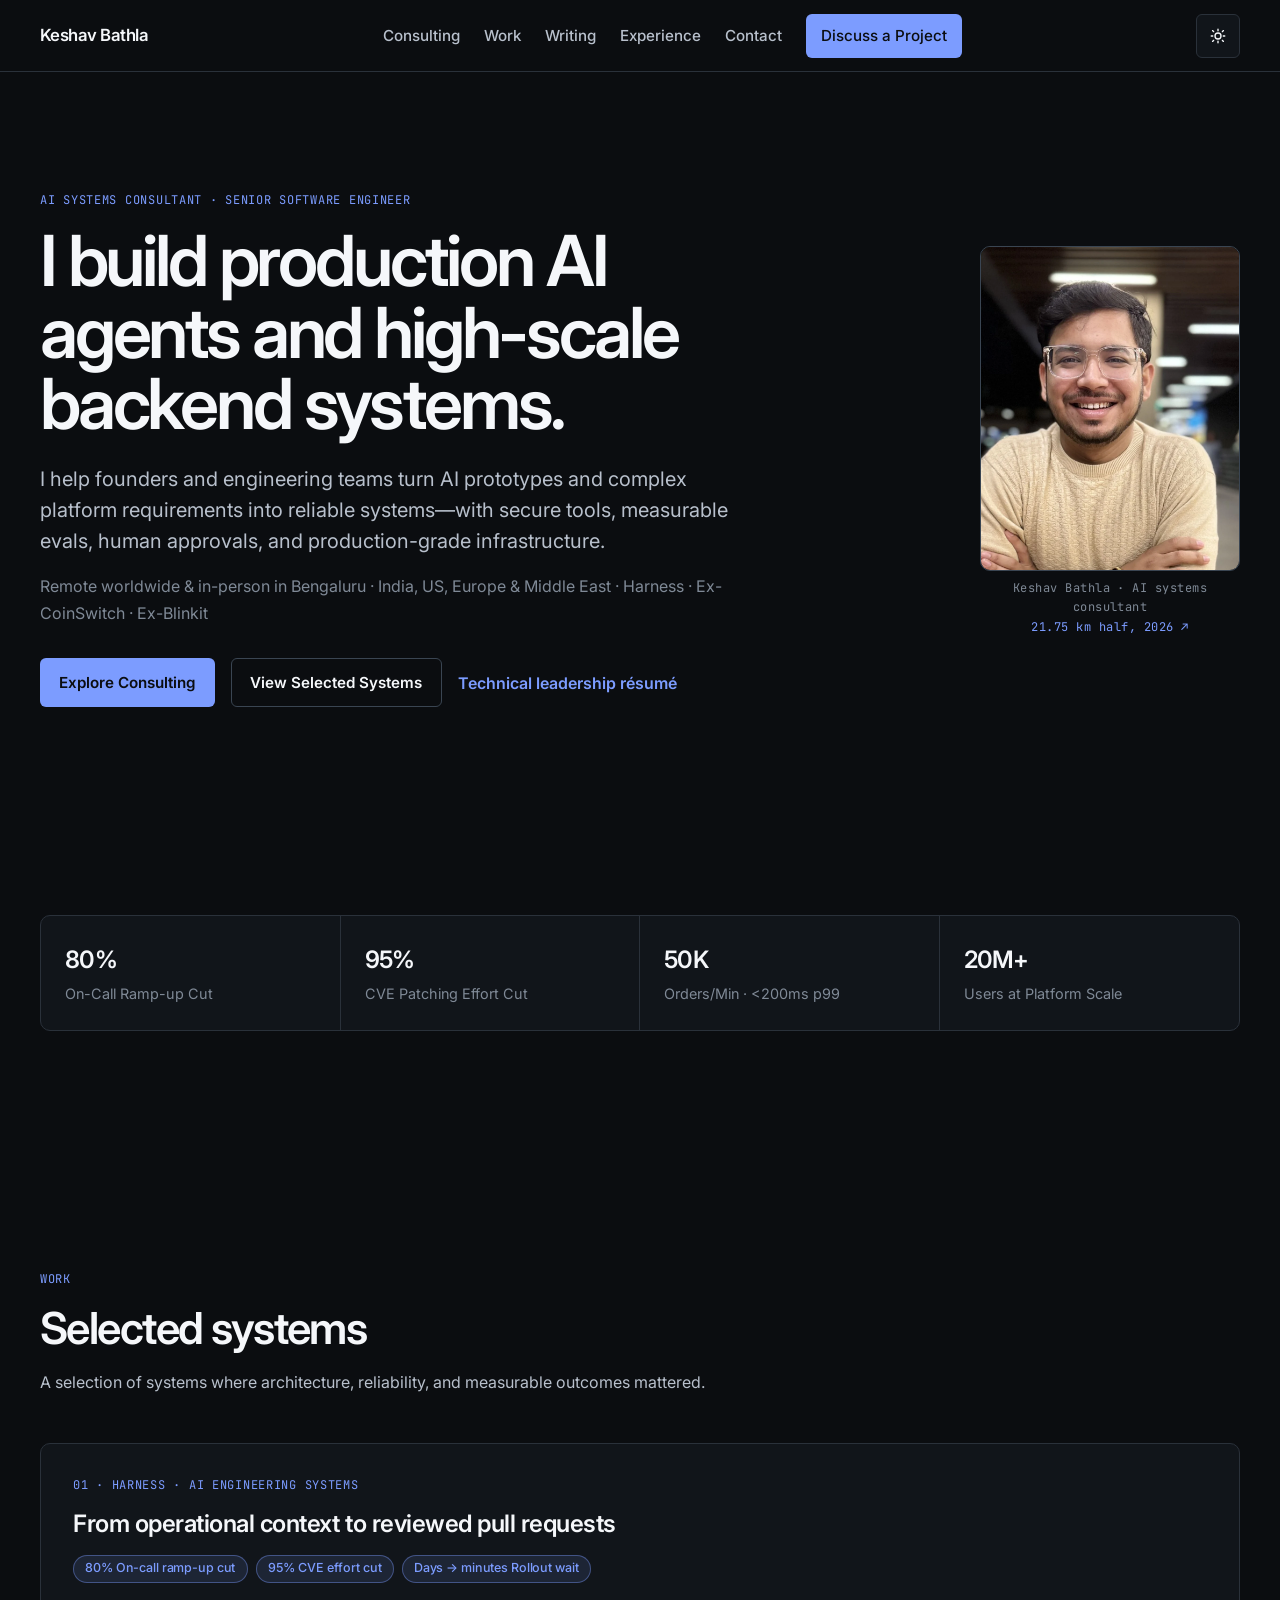
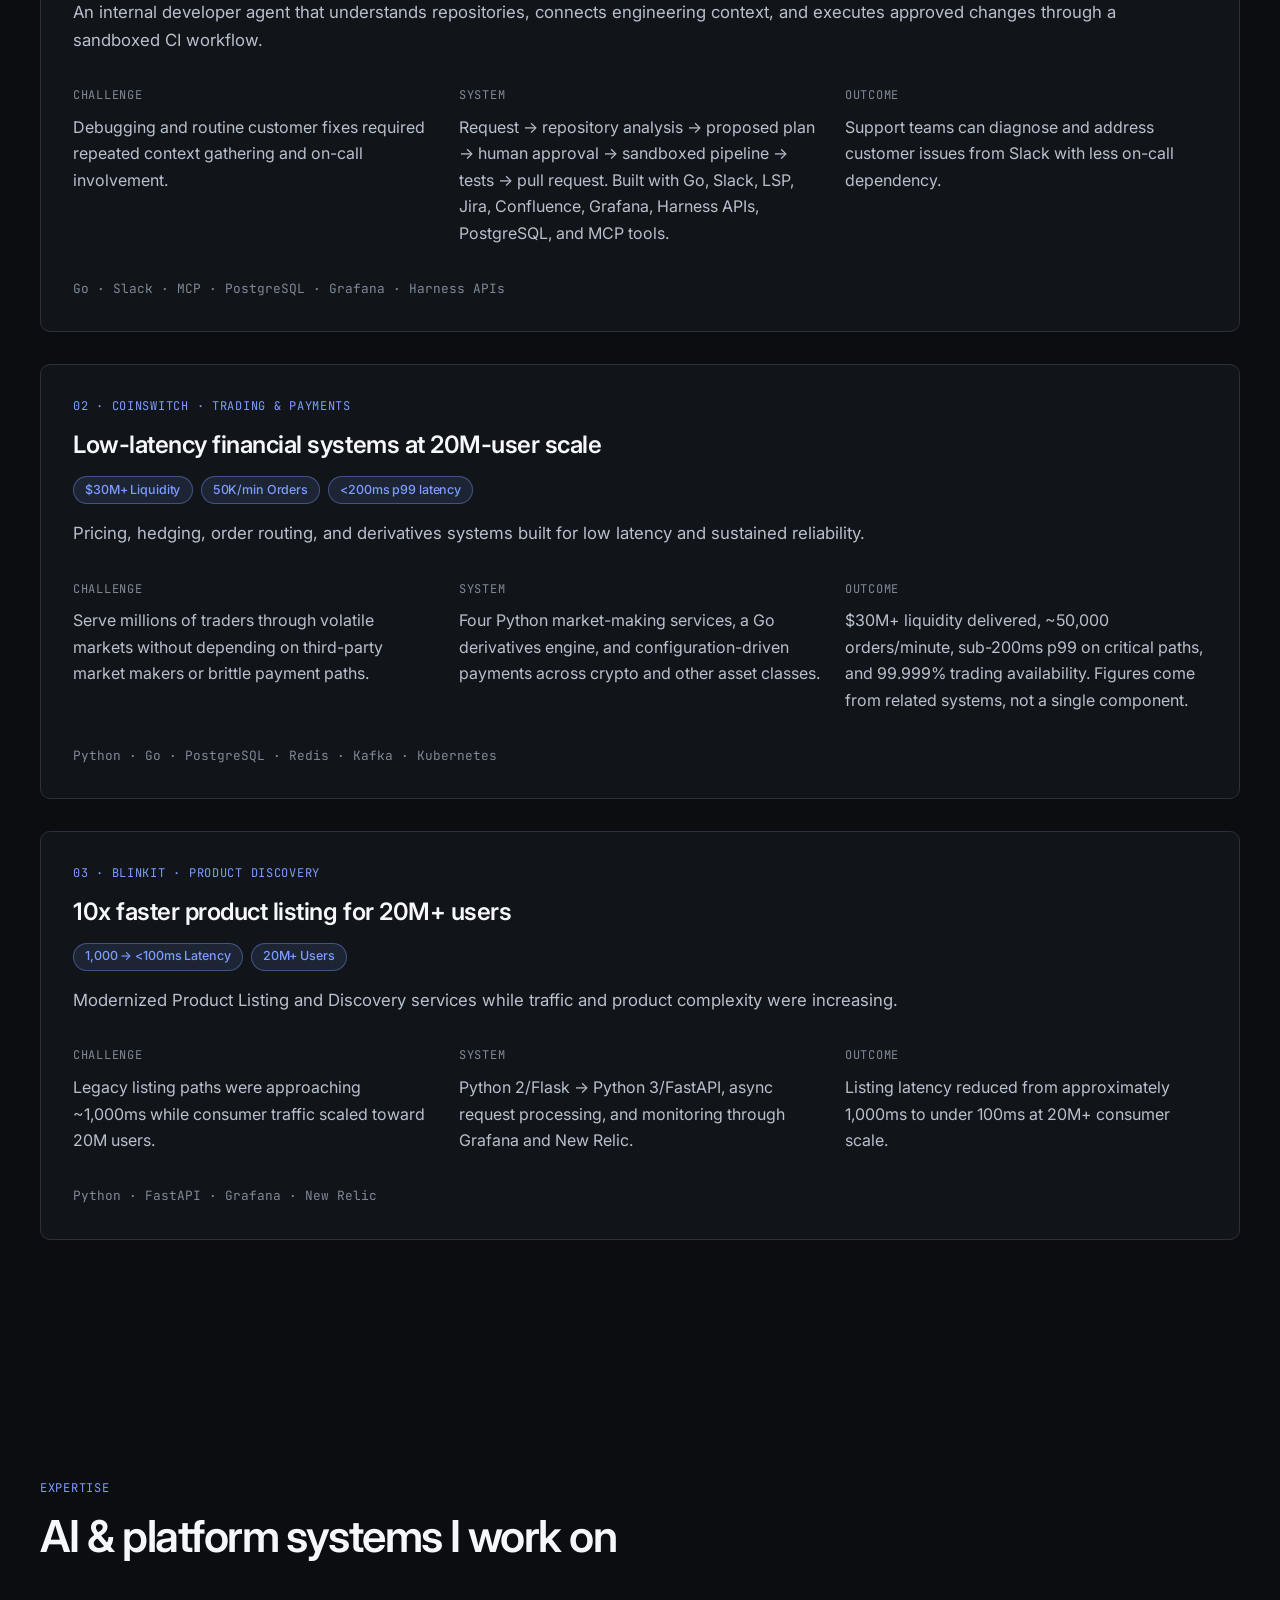
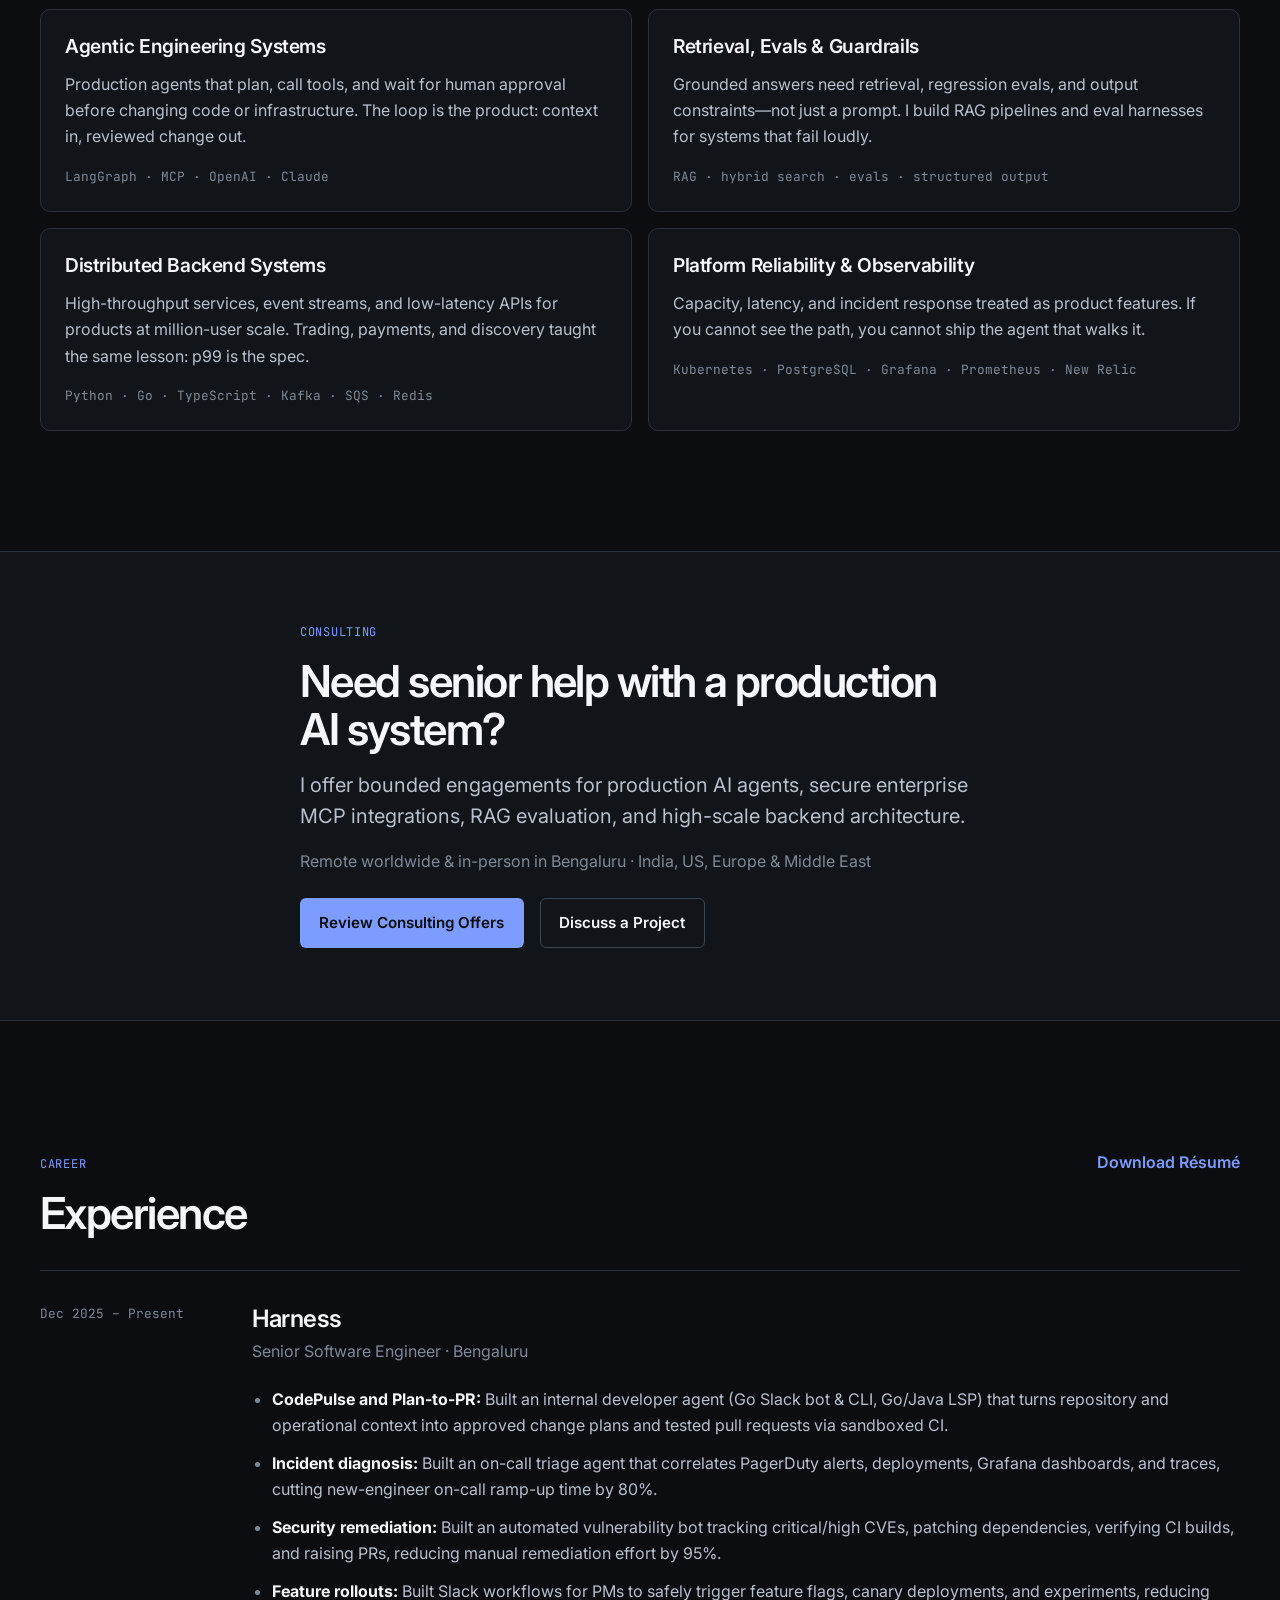
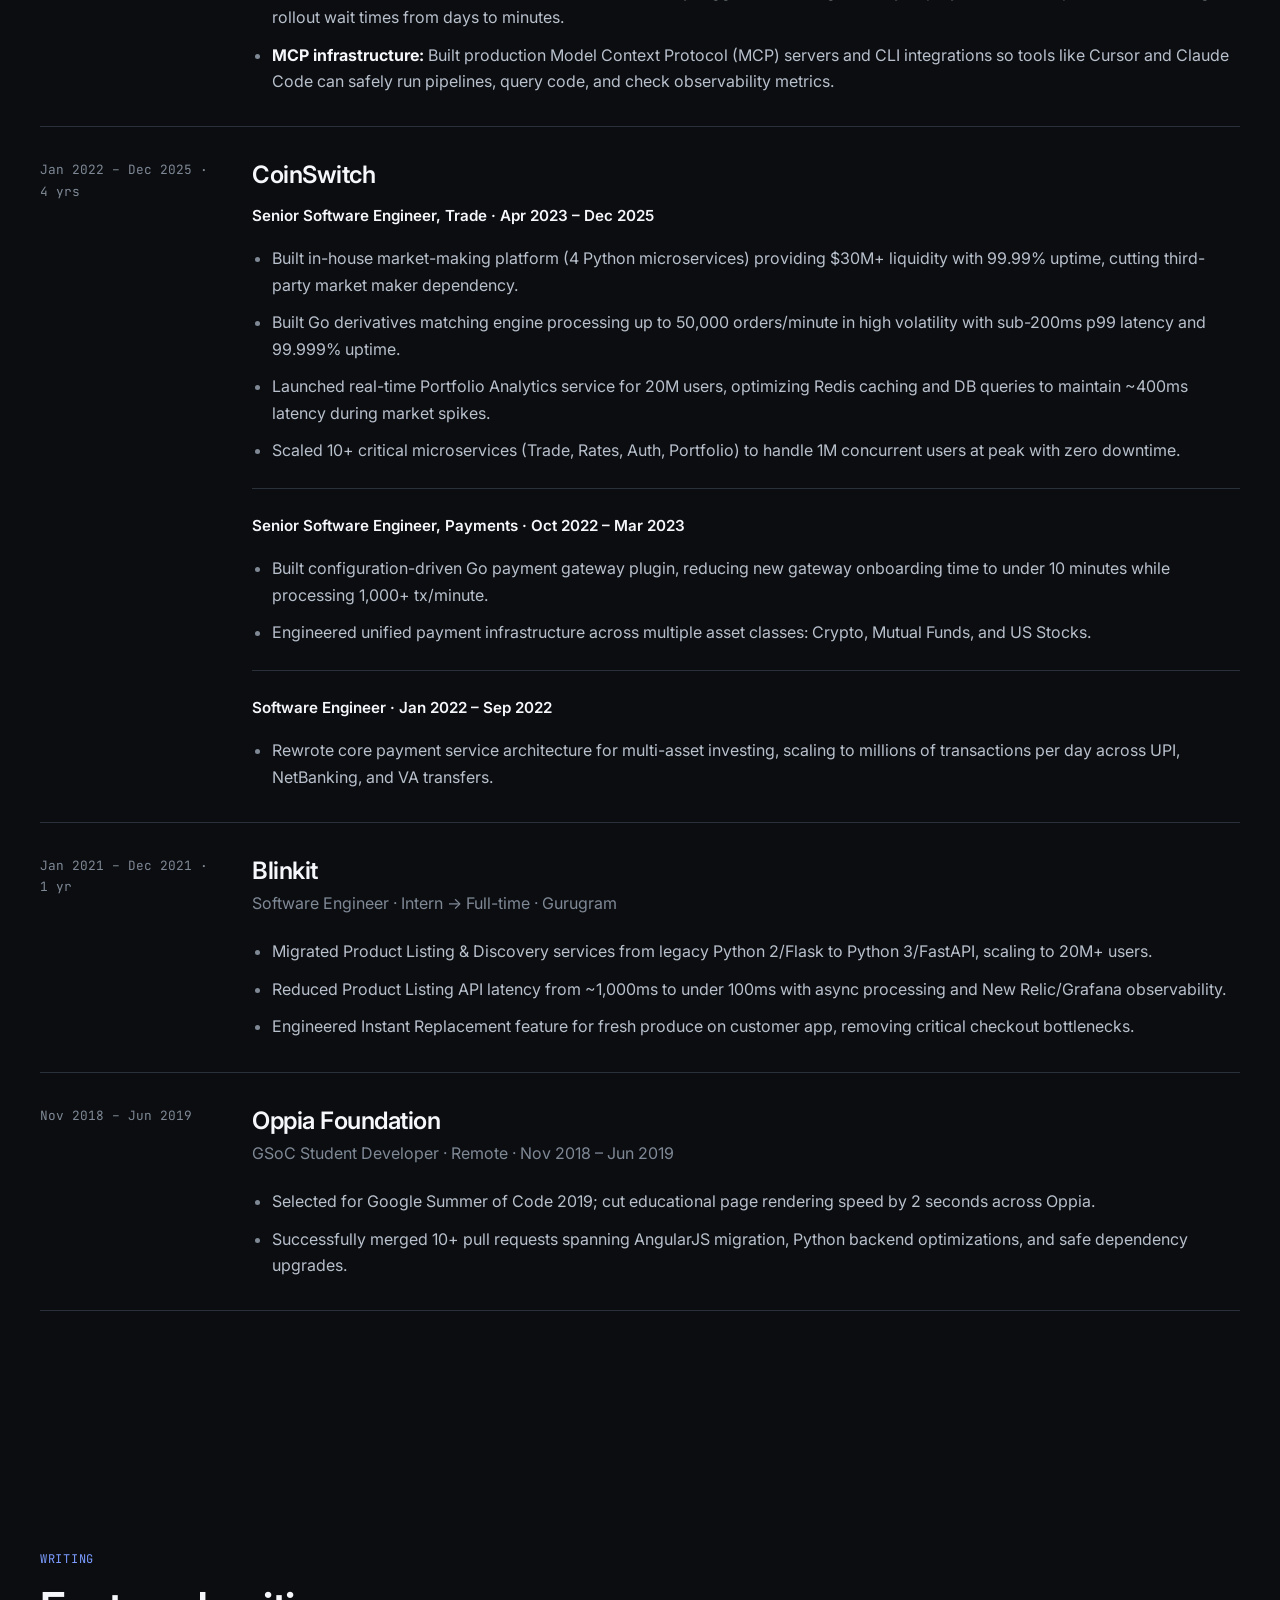
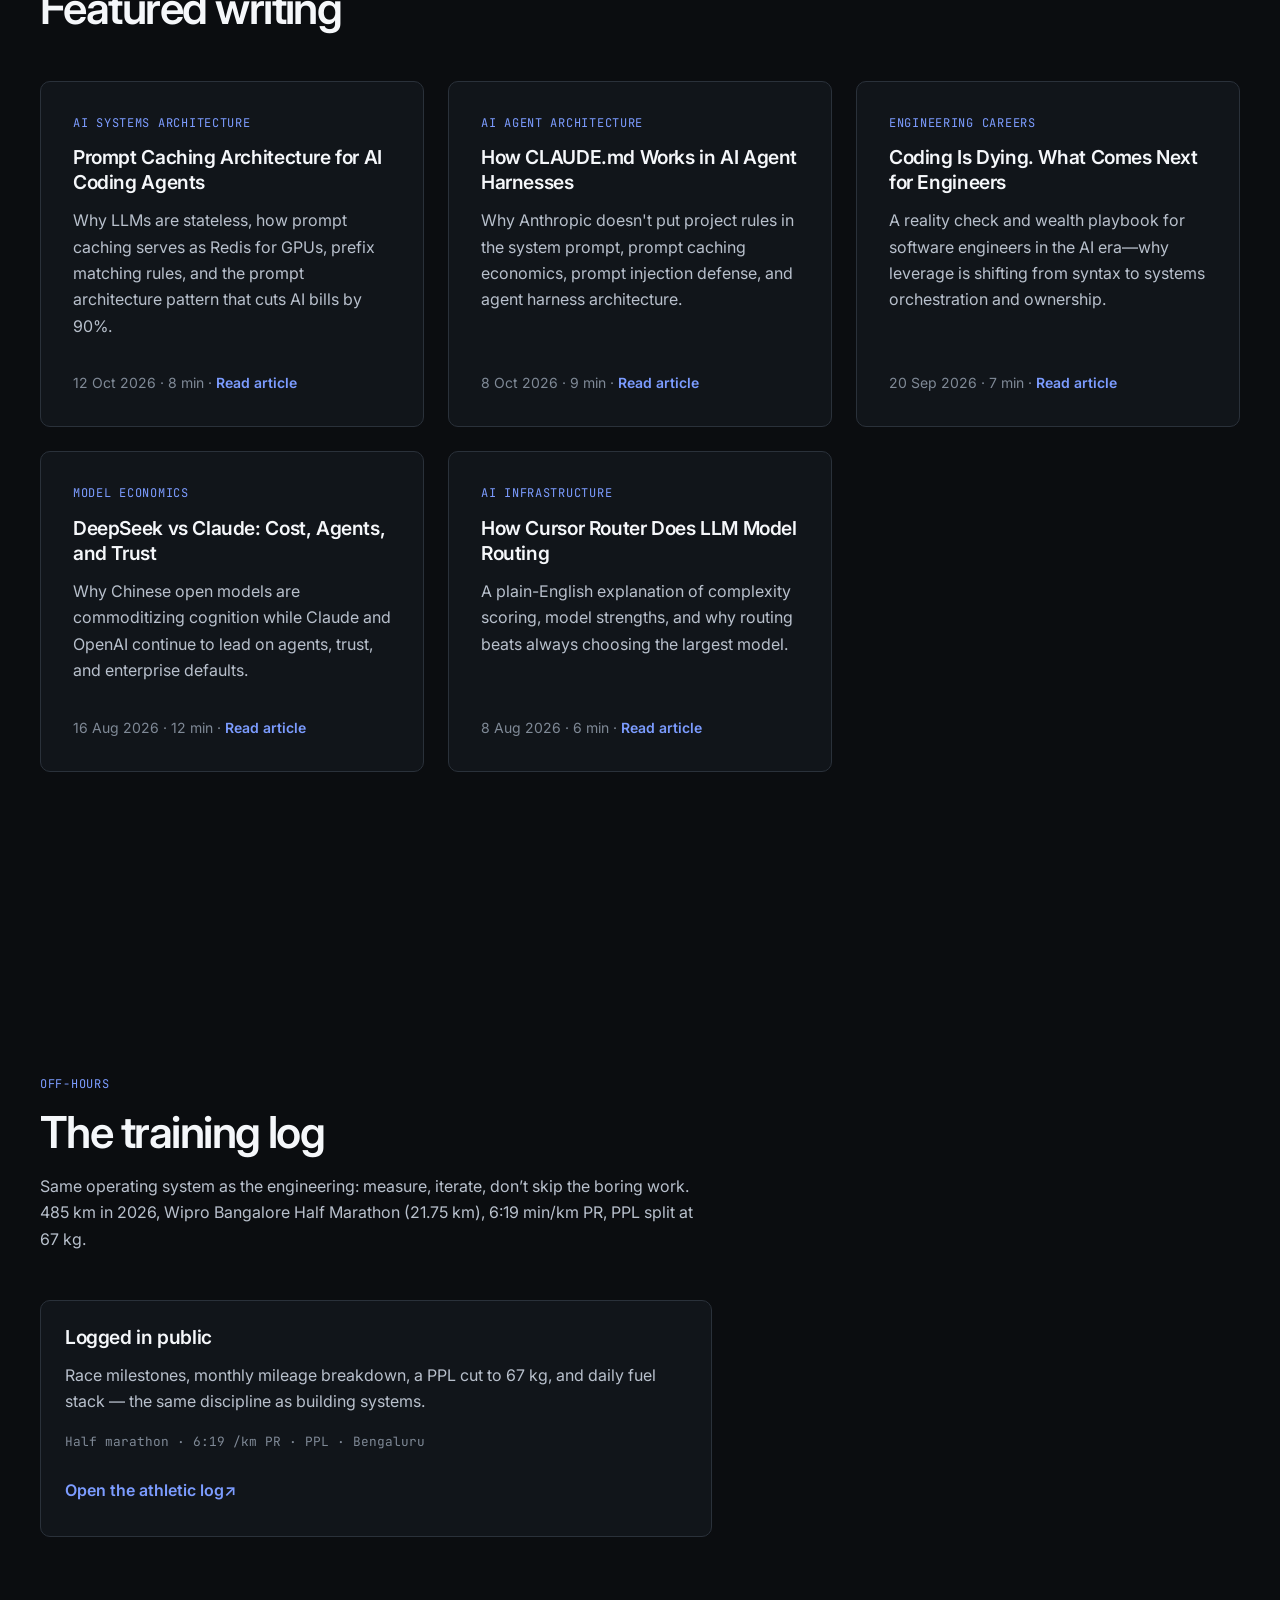
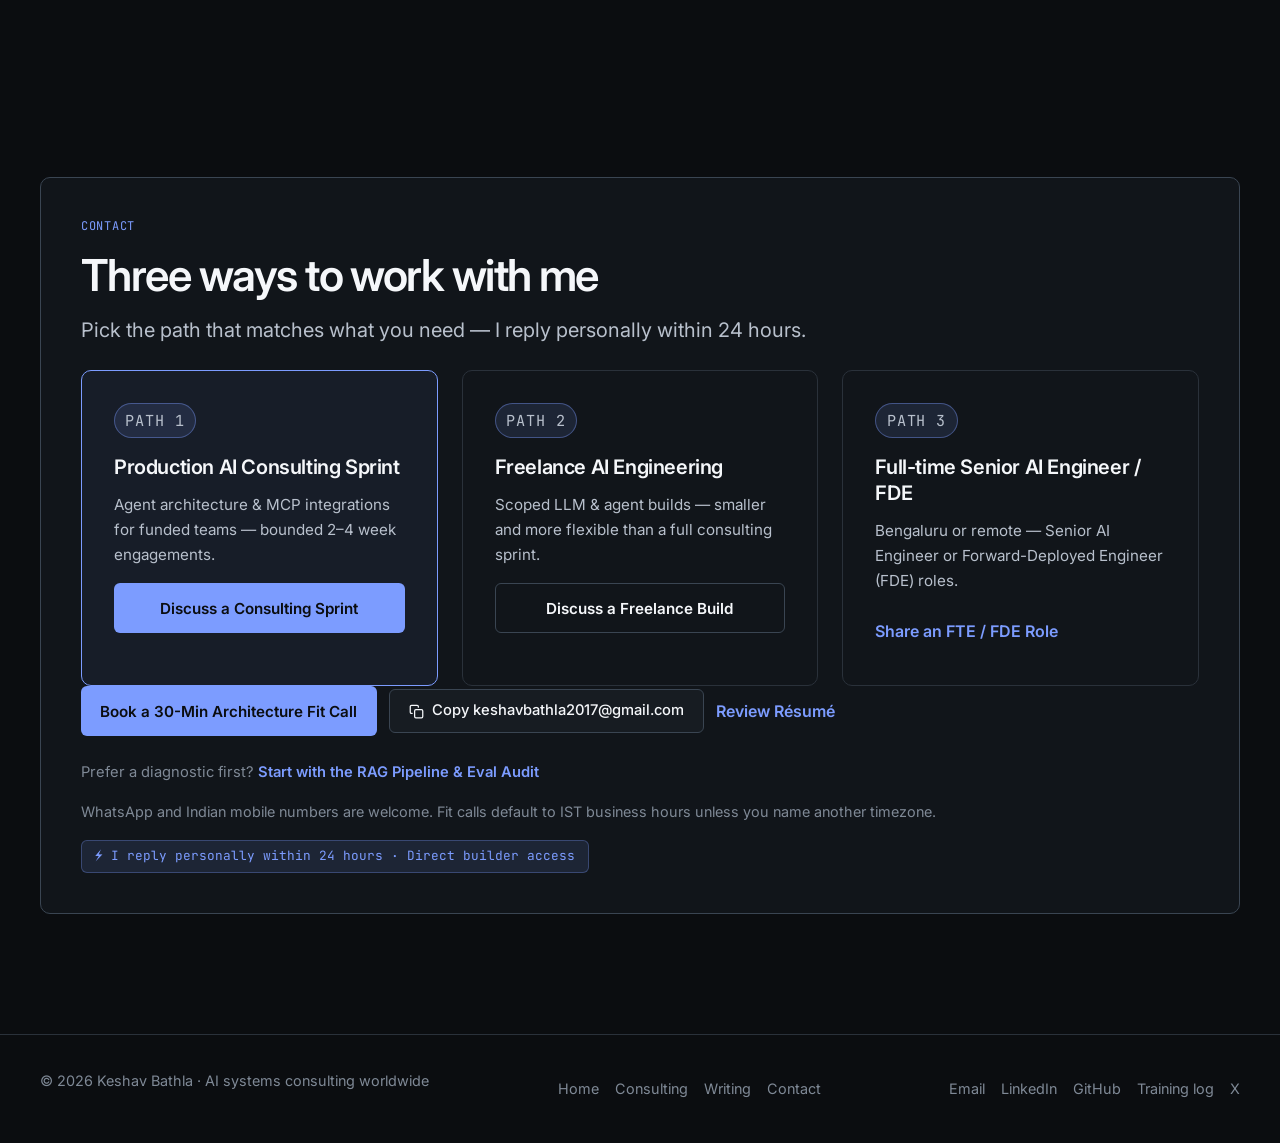
<file: index.html>
<!DOCTYPE html>
<html lang="en">
<head>
<meta charset="utf-8">
<meta name="viewport" content="width=device-width, initial-scale=1">
<script>(function(){const t=localStorage.getItem('theme')||'dark';document.documentElement.setAttribute('data-theme',t);})();</script>
<script type="text/javascript">
(function(c,l,a,r,i,t,y){
    c[a]=c[a]||function(){(c[a].q=c[a].q||[]).push(arguments)};
    function load(){
      t=l.createElement(r);t.async=1;t.src="https://www.clarity.ms/tag/"+i;
      y=l.getElementsByTagName(r)[0];y.parentNode.insertBefore(t,y);
    }
    if ('requestIdleCallback' in window) {
      window.addEventListener('load', function(){ requestIdleCallback(load, {timeout: 4000}); });
    } else {
      window.addEventListener('load', function(){ setTimeout(load, 1); });
    }
})(window, document, "clarity", "script", "ytz2ba3l73");
</script>
<link rel="canonical" href="https://import-keshav.github.io/">
<link rel="preconnect" href="https://fonts.googleapis.com">
<link rel="preconnect" href="https://fonts.gstatic.com" crossorigin>
<link href="https://fonts.googleapis.com/css2?family=Inter:wght@400;500;600;700&family=JetBrains+Mono:wght@400;500&display=swap" rel="stylesheet">
<link rel="stylesheet" href="static_files/style.css">
<title>Keshav Bathla | AI Systems Consultant &amp; Senior Engineer</title>
<meta name="description" content="Keshav Bathla builds production AI agents, secure MCP infrastructure, and high-scale backends. Hire for AI systems consulting, freelance agent development, or full-time FDE roles.">
<meta name="author" content="Keshav Bathla">
<meta name="robots" content="index, follow">
<meta name="theme-color" content="#0b0d10">
<meta property="og:title" content="Keshav Bathla — AI Systems Consultant &amp; Senior Engineer">
<meta property="og:description" content="Production AI agents, secure MCP infrastructure, RAG evaluation, and high-scale backend systems for engineering teams worldwide.">
<meta property="og:type" content="profile">
<meta property="og:url" content="https://import-keshav.github.io/">
<meta property="og:site_name" content="Keshav Bathla">
<meta property="og:locale" content="en_US">
<meta property="og:profile:first_name" content="Keshav">
<meta property="og:profile:last_name" content="Bathla">
<meta property="og:profile:username" content="import_keshav">
<meta property="og:image" content="https://import-keshav.github.io/static_files/og-default.jpg">
<meta property="og:image:width" content="1200">
<meta property="og:image:height" content="630">
<meta property="og:image:type" content="image/jpeg">
<meta property="og:image:alt" content="Keshav Bathla, AI systems consultant and senior software engineer">
<meta name="twitter:card" content="summary_large_image">
<meta name="twitter:title" content="Keshav Bathla — AI Systems Consultant &amp; Senior Engineer">
<meta name="twitter:description" content="Production AI agents, MCP infrastructure, RAG evaluation, and high-scale backend systems.">
<meta name="twitter:creator" content="@import_keshav">
<meta name="twitter:site" content="@import_keshav">
<meta name="twitter:image" content="https://import-keshav.github.io/static_files/og-default.jpg">
<meta name="twitter:image:alt" content="Keshav Bathla, AI systems consultant and senior software engineer">
<link rel="icon" href="data:image/svg+xml,%3Csvg xmlns='http://www.w3.org/2000/svg' viewBox='0 0 32 32'%3E%3Crect width='32' height='32' rx='6' fill='%237c9cff'/%3E%3Ctext x='16' y='22' text-anchor='middle' font-family='Arial' font-weight='700' font-size='18' fill='%230b0d10'%3EK%3C/text%3E%3C/svg%3E">
<script type="application/ld+json">
{
  "@context": "https://schema.org",
  "@graph": [
    {
      "@type": "WebSite",
      "@id": "https://import-keshav.github.io/#website",
      "url": "https://import-keshav.github.io/",
      "name": "Keshav Bathla",
      "inLanguage": "en",
      "publisher": {
        "@id": "https://import-keshav.github.io/#organization"
      }
    },
    {
      "@type": "Organization",
      "@id": "https://import-keshav.github.io/#organization",
      "name": "Keshav Bathla — AI Systems Consulting",
      "url": "https://import-keshav.github.io/",
      "logo": {
        "@type": "ImageObject",
        "url": "https://import-keshav.github.io/static_files/og-default.jpg",
        "width": 1200,
        "height": 630
      },
      "founder": { "@id": "https://import-keshav.github.io/#person" },
      "sameAs": [
        "https://github.com/import-keshav",
        "https://www.linkedin.com/in/keshav-bathla-b517a2152/",
        "https://x.com/import_keshav"
      ]
    },
    {
      "@type": "ProfilePage",
      "@id": "https://import-keshav.github.io/#profile",
      "url": "https://import-keshav.github.io/",
      "name": "Keshav Bathla — AI Systems Consultant and Senior Engineer",
      "isPartOf": {
        "@id": "https://import-keshav.github.io/#website"
      },
      "mainEntity": {
        "@id": "https://import-keshav.github.io/#person"
      },
      "inLanguage": "en",
      "dateModified": "2026-10-12"
    },
    {
      "@type": "Person",
      "@id": "https://import-keshav.github.io/#person",
      "name": "Keshav Bathla",
      "alternateName": "import_keshav",
      "url": "https://import-keshav.github.io/",
      "image": "https://import-keshav.github.io/static_files/keshav-bathla.jpg",
      "email": "keshavbathla2017@gmail.com",
      "jobTitle": "AI Systems Consultant and Senior Software Engineer",
      "description": "AI systems consultant and Senior Software Engineer building production AI agents, secure MCP infrastructure, RAG evaluation systems, and high-scale Go and Python backends.",
      "homeLocation": {
        "@type": "Place",
        "name": "Bengaluru, Karnataka, India"
      },
      "worksFor": {
        "@type": "Organization",
        "name": "Harness",
        "sameAs": "https://www.harness.io/"
      },
      "alumniOf": {
        "@type": "CollegeOrUniversity",
        "name": "Jaypee Institute of Information Technology",
        "sameAs": "https://www.jiit.ac.in/"
      },
      "hasOccupation": [
        {
          "@type": "Occupation",
          "name": "Senior AI Systems Engineer",
          "description": "Designs production AI agents, human-in-the-loop workflows, MCP integrations, retrieval systems, evals, and observability."
        },
        {
          "@type": "Occupation",
          "name": "Senior Backend Systems Engineer",
          "description": "Builds low-latency Go and Python services, distributed systems, trading platforms, payments infrastructure, and real-time APIs."
        },
        {
          "@type": "Occupation",
          "name": "Forward-Deployed Engineer",
          "description": "Embeds with customer and partner teams to connect AI agents and MCP tooling to production systems, closing the gap between a prototype and a deployed workflow."
        },
        {
          "@type": "Occupation",
          "name": "AI Systems Consultant",
          "description": "Advises founders and engineering leaders on production AI agent architecture, MCP implementation, RAG evaluation, and high-scale backend systems."
        }
      ],
      "skills": [
        "Python",
        "Go",
        "TypeScript",
        "LangGraph",
        "Model Context Protocol",
        "Retrieval-Augmented Generation",
    "PostgreSQL",
    "Redis",
        "Kafka",
        "Kubernetes"
      ],
      "knowsAbout": [
        "Agentic AI",
        "Production AI Agents",
        "Forward Deployed Engineering",
        "Model Context Protocol",
        "Human-in-the-Loop AI",
        "LLM Evals and Observability",
        "Retrieval-Augmented Generation",
        "Distributed Systems",
        "Low-Latency Trading Systems",
        "High-Scale Backend Architecture"
      ],
      "award": [
        "Google Summer of Code 2019 Student Developer"
      ],
      "knowsLanguage": [
        { "@type": "Language", "name": "English" },
        { "@type": "Language", "name": "Hindi" },
        { "@type": "Language", "name": "Punjabi" }
      ],
      "sameAs": [
        "https://github.com/import-keshav",
        "https://www.linkedin.com/in/keshav-bathla-b517a2152/",
        "https://x.com/import_keshav"
      ],
      "makesOffer": {
        "@type": "Offer",
        "url": "https://import-keshav.github.io/consulting.html",
        "itemOffered": {
          "@type": "Service",
          "name": "Production AI Systems Consulting",
          "url": "https://import-keshav.github.io/consulting.html",
          "description": "Independent consulting for production AI agents, secure Model Context Protocol integrations, RAG evaluation, and scalable backend architecture."
        }
      },
      "subjectOf": {
        "@type": "CreativeWork",
        "name": "Keshav Bathla Résumé",
        "url": "https://import-keshav.github.io/static_files/keshav-bathla-resume.pdf"
      }
    }
  ]
}
  </script>
</head>
<body>
<a class="skip-link" href="#main">Skip to content</a>
<header class="site-header">
  <div class="wrap header-inner">
    <a class="wordmark" href="/" aria-current="page">Keshav Bathla</a>
    <nav class="nav-desktop" aria-label="Primary">
      <a href="/consulting.html">Consulting</a>
      <a href="#work">Work</a>
      <a href="/blogs/">Writing</a>
      <a href="#experience">Experience</a>
      <a href="#contact">Contact</a>
      <a class="nav-resume" href="consulting.html#contact">Discuss a Project</a>
    </nav>
    <div class="header-actions">
      <details class="nav-menu" id="navMenu">
        <summary class="menu-summary" aria-label="Open menu">
          <svg viewBox="0 0 24 24" aria-hidden="true"><path d="M4 7h16M4 12h16M4 17h16"/></svg>
        </summary>
        <div class="nav-panel">
          <a href="/consulting.html">Consulting</a>
          <a href="#work">Work</a>
          <a href="/blogs/">Writing</a>
          <a href="#experience">Experience</a>
          <a href="#contact">Contact</a>
          <a class="nav-resume" href="consulting.html#contact">Discuss a Project</a>
          <a href="static_files/keshav-bathla-resume.pdf">Download Résumé</a>
        </div>
      </details>
      <button type="button" class="theme-toggle" aria-pressed="false" aria-label="Switch to light theme">
        <svg class="icon-sun" viewBox="0 0 24 24" aria-hidden="true"><circle cx="12" cy="12" r="4"/><path d="M12 3v2M12 19v2M5 12H3M21 12h-2M6.2 6.2 4.8 4.8M19.2 19.2l-1.4-1.4M6.2 17.8 4.8 19.2M19.2 4.8l-1.4 1.4"/></svg>
        <svg class="icon-moon" viewBox="0 0 24 24" aria-hidden="true"><path d="M20 14.5A8.5 8.5 0 1 1 9.5 4 7 7 0 0 0 20 14.5z"/></svg>
      </button>
</div>
  </div>
</header>

<main id="main">
  <section class="hero">
    <div class="wrap home-hero-inner">
      <div class="home-hero-copy">
        <p class="eyebrow">AI Systems Consultant · Senior Software Engineer</p>
        <h1>I build production AI agents and high-scale backend systems.</h1>
        <p class="lead">I help founders and engineering teams turn AI prototypes and complex platform requirements into reliable systems—with secure tools, measurable evals, human approvals, and production-grade infrastructure.</p>
        <p class="hero-meta">Remote worldwide &amp; in-person in Bengaluru · India, US, Europe &amp; Middle East · Harness · Ex-CoinSwitch · Ex-Blinkit</p>
        <div class="hero-actions">
          <a class="btn btn-primary" href="/consulting.html">Explore Consulting</a>
          <a class="btn btn-secondary" href="#work">View Selected Systems</a>
          <a class="btn-text" href="static_files/keshav-bathla-resume.pdf">Technical leadership résumé</a>
</div>
</div>
      <aside class="home-hero-portrait">
        <picture>
          <source srcset="static_files/keshav-bathla.webp" type="image/webp">
          <img src="static_files/keshav-bathla.jpg" alt="Keshav Bathla, AI systems consultant and senior software engineer" width="260" height="325" loading="eager" fetchpriority="high">
        </picture>
        <p class="portrait-caption">Keshav Bathla · AI systems consultant<br><a href="https://keshav-harness.github.io/" rel="noopener">21.75 km half, 2026 <span aria-hidden="true">↗</span></a></p>
      </aside>
</div>
  </section>

  <section class="section" aria-label="Impact">
    <div class="wrap">
      <ul class="metrics">
        <li><strong>80%</strong> <span>On-Call Ramp-up Cut</span></li>
        <li><strong>95%</strong> <span>CVE Patching Effort Cut</span></li>
        <li><strong>50K</strong> <span>Orders/Min · &lt;200ms p99</span></li>
        <li><strong>20M+</strong> <span>Users at Platform Scale</span></li>
      </ul>
</div>
  </section>

  <section class="section" id="work">
    <div class="wrap">
      <div class="section-intro">
        <p class="eyebrow">Work</p>
        <h2>Selected systems</h2>
        <p>A selection of systems where architecture, reliability, and measurable outcomes mattered.</p>
</div>
      <div class="cases">
        <article class="case">
          <p class="case-kicker">01 · Harness · AI Engineering Systems</p>
          <div class="case-header">
            <h3>From operational context to reviewed pull requests</h3>
            <ul class="case-outcomes">
              <li class="outcome-badge">80% On-call ramp-up cut</li>
              <li class="outcome-badge">95% CVE effort cut</li>
              <li class="outcome-badge">Days → minutes Rollout wait</li>
            </ul>
</div>
          <p class="case-summary">An internal developer agent that understands repositories, connects engineering context, and executes approved changes through a sandboxed CI workflow.</p>
          <dl class="case-facts">
            <div>
              <dt>Challenge</dt>
              <dd>Debugging and routine customer fixes required repeated context gathering and on-call involvement.</dd>
</div>
            <div>
              <dt>System</dt>
              <dd>Request → repository analysis → proposed plan → human approval → sandboxed pipeline → tests → pull request. Built with Go, Slack, LSP, Jira, Confluence, Grafana, Harness APIs, PostgreSQL, and MCP tools.</dd>
</div>
            <div>
              <dt>Outcome</dt>
              <dd>Support teams can diagnose and address customer issues from Slack with less on-call dependency.</dd>
</div>
          </dl>
          <p class="mono-line">Go · Slack · MCP · PostgreSQL · Grafana · Harness APIs</p>
        </article>

        <article class="case">
          <p class="case-kicker">02 · CoinSwitch · Trading &amp; Payments</p>
          <div class="case-header">
            <h3>Low-latency financial systems at 20M-user scale</h3>
            <ul class="case-outcomes">
              <li class="outcome-badge">$30M+ Liquidity</li>
              <li class="outcome-badge">50K/min Orders</li>
              <li class="outcome-badge">&lt;200ms p99 latency</li>
            </ul>
</div>
          <p class="case-summary">Pricing, hedging, order routing, and derivatives systems built for low latency and sustained reliability.</p>
          <dl class="case-facts">
            <div>
              <dt>Challenge</dt>
              <dd>Serve millions of traders through volatile markets without depending on third-party market makers or brittle payment paths.</dd>
</div>
            <div>
              <dt>System</dt>
              <dd>Four Python market-making services, a Go derivatives engine, and configuration-driven payments across crypto and other asset classes.</dd>
</div>
            <div>
              <dt>Outcome</dt>
              <dd>$30M+ liquidity delivered, ~50,000 orders/minute, sub-200ms p99 on critical paths, and 99.999% trading availability. Figures come from related systems, not a single component.</dd>
</div>
          </dl>
          <p class="mono-line">Python · Go · PostgreSQL · Redis · Kafka · Kubernetes</p>
        </article>

        <article class="case">
          <p class="case-kicker">03 · Blinkit · Product Discovery</p>
          <div class="case-header">
            <h3>10x faster product listing for 20M+ users</h3>
            <ul class="case-outcomes">
              <li class="outcome-badge">1,000 → &lt;100ms Latency</li>
              <li class="outcome-badge">20M+ Users</li>
            </ul>
</div>
          <p class="case-summary">Modernized Product Listing and Discovery services while traffic and product complexity were increasing.</p>
          <dl class="case-facts">
            <div>
              <dt>Challenge</dt>
              <dd>Legacy listing paths were approaching ~1,000ms while consumer traffic scaled toward 20M users.</dd>
</div>
            <div>
              <dt>System</dt>
              <dd>Python 2/Flask → Python 3/FastAPI, async request processing, and monitoring through Grafana and New Relic.</dd>
</div>
            <div>
              <dt>Outcome</dt>
              <dd>Listing latency reduced from approximately 1,000ms to under 100ms at 20M+ consumer scale.</dd>
</div>
          </dl>
          <p class="mono-line">Python · FastAPI · Grafana · New Relic</p>
        </article>
</div>
</div>
  </section>

  <section class="section" id="expertise">
    <div class="wrap">
      <div class="section-intro">
        <p class="eyebrow">Expertise</p>
        <h2>AI &amp; platform systems I work on</h2>
</div>
      <div class="expertise-grid">
        <article class="expertise-card">
          <h3>Agentic Engineering Systems</h3>
          <p>Production agents that plan, call tools, and wait for human approval before changing code or infrastructure. The loop is the product: context in, reviewed change out.</p>
          <p class="mono-line">LangGraph · MCP · OpenAI · Claude</p>
        </article>
        <article class="expertise-card">
          <h3>Retrieval, Evals &amp; Guardrails</h3>
          <p>Grounded answers need retrieval, regression evals, and output constraints—not just a prompt. I build RAG pipelines and eval harnesses for systems that fail loudly.</p>
          <p class="mono-line">RAG · hybrid search · evals · structured output</p>
        </article>
        <article class="expertise-card">
          <h3>Distributed Backend Systems</h3>
          <p>High-throughput services, event streams, and low-latency APIs for products at million-user scale. Trading, payments, and discovery taught the same lesson: p99 is the spec.</p>
          <p class="mono-line">Python · Go · TypeScript · Kafka · SQS · Redis</p>
        </article>
        <article class="expertise-card">
          <h3>Platform Reliability &amp; Observability</h3>
          <p>Capacity, latency, and incident response treated as product features. If you cannot see the path, you cannot ship the agent that walks it.</p>
          <p class="mono-line">Kubernetes · PostgreSQL · Grafana · Prometheus · New Relic</p>
        </article>
</div>
</div>
</section>

  <section class="section consulting-bridge" aria-labelledby="consulting-bridge-title">
    <div class="wrap consulting-bridge-copy">
      <p class="eyebrow">Consulting</p>
      <h2 id="consulting-bridge-title">Need senior help with a production AI system?</h2>
      <p class="lead">
        I offer bounded engagements for production AI agents, secure enterprise MCP integrations, RAG evaluation, and high-scale backend architecture.
      </p>
      <p class="hero-meta">Remote worldwide &amp; in-person in Bengaluru · India, US, Europe &amp; Middle East</p>
      <div class="hero-actions">
        <a class="btn btn-primary" href="/consulting.html">Review Consulting Offers</a>
        <a class="btn btn-secondary"
           href="mailto:keshavbathla2017@gmail.com?subject=Consulting%20Inquiry%3A%20Production%20AI%20Systems&amp;body=Company%20%2F%20Website%3A%0ATime%20zone%20%2F%20City%3A%0AWhat%20are%20you%20building%20%26%20target%20outcome%3A%0ATarget%20timing%3A%0AApproximate%20budget%3A">
          Discuss a Project
    </a>
  </div>
</div>
  </section>

  <section class="section" id="experience">
    <div class="wrap">
      <div class="section-head">
        <div>
          <p class="eyebrow">Career</p>
          <h2>Experience</h2>
        </div>
        <a class="btn-text" href="static_files/keshav-bathla-resume.pdf">Download Résumé</a>
      </div>
      <ol class="timeline">
        <li>
          <time datetime="2025-12">Dec 2025 – Present</time>
          <div class="timeline-content">
            <h3><a href="https://www.harness.io/" rel="noopener">Harness</a></h3>
            <p class="role">Senior Software Engineer · Bengaluru</p>
            <ul class="experience-bullets">
              <li><strong>CodePulse and Plan-to-PR:</strong> Built an internal developer agent (Go Slack bot &amp; CLI, Go/Java LSP) that turns repository and operational context into approved change plans and tested pull requests via sandboxed CI.</li>
              <li><strong>Incident diagnosis:</strong> Built an on-call triage agent that correlates PagerDuty alerts, deployments, Grafana dashboards, and traces, cutting new-engineer on-call ramp-up time by 80%.</li>
              <li><strong>Security remediation:</strong> Built an automated vulnerability bot tracking critical/high CVEs, patching dependencies, verifying CI builds, and raising PRs, reducing manual remediation effort by 95%.</li>
              <li><strong>Feature rollouts:</strong> Built Slack workflows for PMs to safely trigger feature flags, canary deployments, and experiments, reducing rollout wait times from days to minutes.</li>
              <li><strong>MCP infrastructure:</strong> Built production Model Context Protocol (MCP) servers and CLI integrations so tools like Cursor and Claude Code can safely run pipelines, query code, and check observability metrics.</li>
            </ul>
          </div>
        </li>
        <li>
          <time datetime="2022-01">Jan 2022 – Dec 2025 · 4 yrs</time>
          <div class="timeline-content">
            <h3><a href="https://coinswitch.co/" rel="noopener">CoinSwitch</a></h3>
            <div class="role-block">
              <p class="role-title">Senior Software Engineer, Trade · Apr 2023 – Dec 2025</p>
              <ul class="experience-bullets">
                <li>Built in-house market-making platform (4 Python microservices) providing $30M+ liquidity with 99.99% uptime, cutting third-party market maker dependency.</li>
                <li>Built Go derivatives matching engine processing up to 50,000 orders/minute in high volatility with sub-200ms p99 latency and 99.999% uptime.</li>
                <li>Launched real-time Portfolio Analytics service for 20M users, optimizing Redis caching and DB queries to maintain ~400ms latency during market spikes.</li>
                <li>Scaled 10+ critical microservices (Trade, Rates, Auth, Portfolio) to handle 1M concurrent users at peak with zero downtime.</li>
              </ul>
            </div>
            <div class="role-block">
              <p class="role-title">Senior Software Engineer, Payments · Oct 2022 – Mar 2023</p>
              <ul class="experience-bullets">
                <li>Built configuration-driven Go payment gateway plugin, reducing new gateway onboarding time to under 10 minutes while processing 1,000+ tx/minute.</li>
                <li>Engineered unified payment infrastructure across multiple asset classes: Crypto, Mutual Funds, and US Stocks.</li>
              </ul>
            </div>
            <div class="role-block">
              <p class="role-title">Software Engineer · Jan 2022 – Sep 2022</p>
              <ul class="experience-bullets">
                <li>Rewrote core payment service architecture for multi-asset investing, scaling to millions of transactions per day across UPI, NetBanking, and VA transfers.</li>
              </ul>
            </div>
          </div>
        </li>
        <li>
          <time datetime="2021-01">Jan 2021 – Dec 2021 · 1 yr</time>
          <div class="timeline-content">
            <h3><a href="https://blinkit.com/" rel="noopener">Blinkit</a></h3>
            <p class="role">Software Engineer · Intern → Full-time · Gurugram</p>
            <ul class="experience-bullets">
              <li>Migrated Product Listing &amp; Discovery services from legacy Python 2/Flask to Python 3/FastAPI, scaling to 20M+ users.</li>
              <li>Reduced Product Listing API latency from ~1,000ms to under 100ms with async processing and New Relic/Grafana observability.</li>
              <li>Engineered Instant Replacement feature for fresh produce on customer app, removing critical checkout bottlenecks.</li>
            </ul>
          </div>
</li>
<li>
          <time datetime="2018-11">Nov 2018 – Jun 2019</time>
          <div class="timeline-content">
            <h3><a href="https://www.oppia.org/" rel="noopener">Oppia Foundation</a></h3>
            <p class="role">GSoC Student Developer · Remote · Nov 2018 – Jun 2019</p>
            <ul class="experience-bullets">
              <li>Selected for Google Summer of Code 2019; cut educational page rendering speed by 2 seconds across Oppia.</li>
              <li>Successfully merged 10+ pull requests spanning AngularJS migration, Python backend optimizations, and safe dependency upgrades.</li>
            </ul>
          </div>
        </li>
      </ol>
    </div>
  </section>

  <section class="section" id="writing">
    <div class="wrap">
      <div class="section-intro">
        <p class="eyebrow">Writing</p>
        <h2>Featured writing</h2>
      </div>
      <ul class="writing-list">
        <li>
          <a class="writing-card" href="blogs/how-prompt-caching-works.html">
            <p class="topic">AI systems architecture</p>
            <h3>Prompt Caching Architecture for AI Coding Agents</h3>
            <p>Why LLMs are stateless, how prompt caching serves as Redis for GPUs, prefix matching rules, and the prompt architecture pattern that cuts AI bills by 90%.</p>
            <p class="writing-meta">12 Oct 2026 · 8 min · <span class="read-link">Read article</span></p>
          </a>
        </li>
        <li>
          <a class="writing-card" href="blogs/how-claude-md-works.html">
            <p class="topic">AI agent architecture</p>
            <h3>How CLAUDE.md Works in AI Agent Harnesses</h3>
            <p>Why Anthropic doesn't put project rules in the system prompt, prompt caching economics, prompt injection defense, and agent harness architecture.</p>
            <p class="writing-meta">8 Oct 2026 · 9 min · <span class="read-link">Read article</span></p>
          </a>
        </li>
        <li>
          <a class="writing-card" href="blogs/coding-is-dying-what-comes-next.html">
            <p class="topic">Engineering careers</p>
            <h3>Coding Is Dying. What Comes Next for Engineers</h3>
            <p>A reality check and wealth playbook for software engineers in the AI era—why leverage is shifting from syntax to systems orchestration and ownership.</p>
            <p class="writing-meta">20 Sep 2026 · 7 min · <span class="read-link">Read article</span></p>
          </a>
        </li>
        <li>
          <a class="writing-card" href="blogs/chinese-ai-models-vs-us.html">
            <p class="topic">Model economics</p>
            <h3>DeepSeek vs Claude: Cost, Agents, and Trust</h3>
            <p>Why Chinese open models are commoditizing cognition while Claude and OpenAI continue to lead on agents, trust, and enterprise defaults.</p>
            <p class="writing-meta">16 Aug 2026 · 12 min · <span class="read-link">Read article</span></p>
          </a>
        </li>
        <li>
          <a class="writing-card" href="blogs/how-cursor-router-works.html">
            <p class="topic">AI infrastructure</p>
            <h3>How Cursor Router Does LLM Model Routing</h3>
            <p>A plain-English explanation of complexity scoring, model strengths, and why routing beats always choosing the largest model.</p>
            <p class="writing-meta">8 Aug 2026 · 6 min · <span class="read-link">Read article</span></p>
          </a>
        </li>
      </ul>
</div>
  </section>

  <section class="section" id="off-hours" aria-labelledby="off-hours-title">
    <div class="wrap">
      <div class="section-intro">
        <p class="eyebrow">Off-hours</p>
        <h2 id="off-hours-title">The training log</h2>
        <p>Same operating system as the engineering: measure, iterate, don’t skip the boring work. 485 km in 2026, Wipro Bangalore Half Marathon (21.75 km), 6:19 min/km PR, PPL split at 67 kg.</p>
      </div>
      <article class="expertise-card training-log-card">
        <h3>Logged in public</h3>
        <p>Race milestones, monthly mileage breakdown, a PPL cut to 67 kg, and daily fuel stack &mdash; the same discipline as building systems.</p>
        <p class="mono-line">Half marathon &middot; 6:19 /km PR &middot; PPL &middot; Bengaluru</p>
        <a class="btn-text" href="https://keshav-harness.github.io/">Open the athletic log <span aria-hidden="true">↗</span></a>
      </article>
    </div>
  </section>

  <section class="section" id="contact">
    <div class="wrap">
      <div class="contact-box">
        <div class="contact-box-header">
          <p class="eyebrow">Contact</p>
          <h2>Three ways to work with me</h2>
          <p class="lead">Pick the path that matches what you need — I reply personally within 24 hours.</p>
        </div>

        <div class="comparison-grid">
          <article class="comparison-card highlight">
            <p class="comparison-badge">Path 1</p>
            <h3>Production AI Consulting Sprint</h3>
            <p>Agent architecture &amp; MCP integrations for funded teams — bounded 2–4 week engagements.</p>
            <a class="btn btn-primary"
               href="mailto:keshavbathla2017@gmail.com?subject=Consulting%20Sprint%20Inquiry%3A%20AI%20Agent%20Architecture%20%26%20MCP&amp;body=Company%20%2F%20Website%3A%0ATime%20zone%20%2F%20City%3A%0AWhat%20are%20you%20building%20%26%20target%20outcome%3A%0ATarget%20timing%3A%0AApproximate%20budget%3A">
              Discuss a Consulting Sprint
            </a>
          </article>
          <article class="comparison-card">
            <p class="comparison-badge">Path 2</p>
            <h3>Freelance AI Engineering</h3>
            <p>Scoped LLM &amp; agent builds — smaller and more flexible than a full consulting sprint.</p>
            <a class="btn btn-secondary"
               href="mailto:keshavbathla2017@gmail.com?subject=Freelance%20Inquiry%3A%20Scoped%20LLM%20%26%20Agent%20Build&amp;body=Company%20%2F%20Website%3A%0ATime%20zone%20%2F%20City%3A%0AWhat%20are%20you%20building%3A%0AScope%20%26%20estimated%20hours%3A%0ATarget%20timing%3A">
              Discuss a Freelance Build
            </a>
          </article>
          <article class="comparison-card">
            <p class="comparison-badge">Path 3</p>
            <h3>Full-time Senior AI Engineer / FDE</h3>
            <p>Bengaluru or remote — Senior AI Engineer or Forward-Deployed Engineer (FDE) roles.</p>
            <a class="btn-text"
               href="mailto:keshavbathla2017@gmail.com?subject=FTE%20Role%3A%20Senior%20AI%20Engineer%20%2F%20Forward-Deployed%20Engineer%20(FDE)&amp;body=Company%3A%0ARole%20title%3A%0ALocation%20(Bengaluru%20%2F%20Remote)%3A%0ACompensation%20range%3A%0AJD%20link%20or%20summary%3A">
              Share an FTE / FDE Role
            </a>
          </article>
        </div>

        <div class="contact-actions-grid">
          <a class="btn btn-primary"
             href="mailto:keshavbathla2017@gmail.com?subject=Book%20a%2030-Min%20Architecture%20Fit%20Call&amp;body=Company%3A%0AProject%20summary%3A%0AProposed%20time%20slots%20(2-3%2C%20with%20timezone)%3A%0A1.%20%0A2.%20%0A3.%20">
            Book a 30-Min Architecture Fit Call
          </a>
          <button type="button" class="copy-email-btn" data-email="keshavbathla2017@gmail.com" aria-label="Copy email address">
            <svg width="15" height="15" viewBox="0 0 24 24" fill="none" stroke="currentColor" stroke-width="2" stroke-linecap="round" stroke-linejoin="round" aria-hidden="true"><rect x="9" y="9" width="13" height="13" rx="2" ry="2"></rect><path d="M5 15H4a2 2 0 0 1-2-2V4a2 2 0 0 1 2-2h9a2 2 0 0 1 2 2v1"></path></svg>
            Copy keshavbathla2017@gmail.com
          </button>
          <a class="btn-text" href="static_files/keshav-bathla-resume.pdf">Review Résumé</a>
        </div>
        <p class="entry-path-note">
          Prefer a diagnostic first?
          <a href="consulting.html#rag-audit">Start with the RAG Pipeline &amp; Eval Audit</a>
        </p>
        <p class="availability-note">
          WhatsApp and Indian mobile numbers are welcome. Fit calls default to IST business hours unless you name another timezone.
        </p>
        <div class="sla-badge">
          <span aria-hidden="true">⚡</span>
          <span>I reply personally within 24 hours · Direct builder access</span>
</div>
</div>
</div>
  </section>
</main>

<footer class="site-footer">
  <div class="wrap footer-inner">
    <p>© 2026 Keshav Bathla · AI systems consulting worldwide</p>
    <nav class="footer-links" aria-label="Site">
      <a href="/">Home</a>
      <a href="/consulting.html">Consulting</a>
      <a href="/blogs/">Writing</a>
      <a href="#contact">Contact</a>
    </nav>
    <nav class="footer-links" aria-label="Social">
      <a href="mailto:keshavbathla2017@gmail.com">Email</a>
      <a href="https://www.linkedin.com/in/keshav-bathla-b517a2152/" rel="me noopener">LinkedIn</a>
      <a href="https://github.com/import-keshav" rel="me noopener">GitHub</a>
      <a href="https://keshav-harness.github.io/" rel="noopener">Training log</a>
      <a href="https://x.com/import_keshav" rel="me noopener">X</a>
    </nav>
  </div>
</footer>
<script src="static_files/portfolio.js"></script>
</body>
</html>
</file>
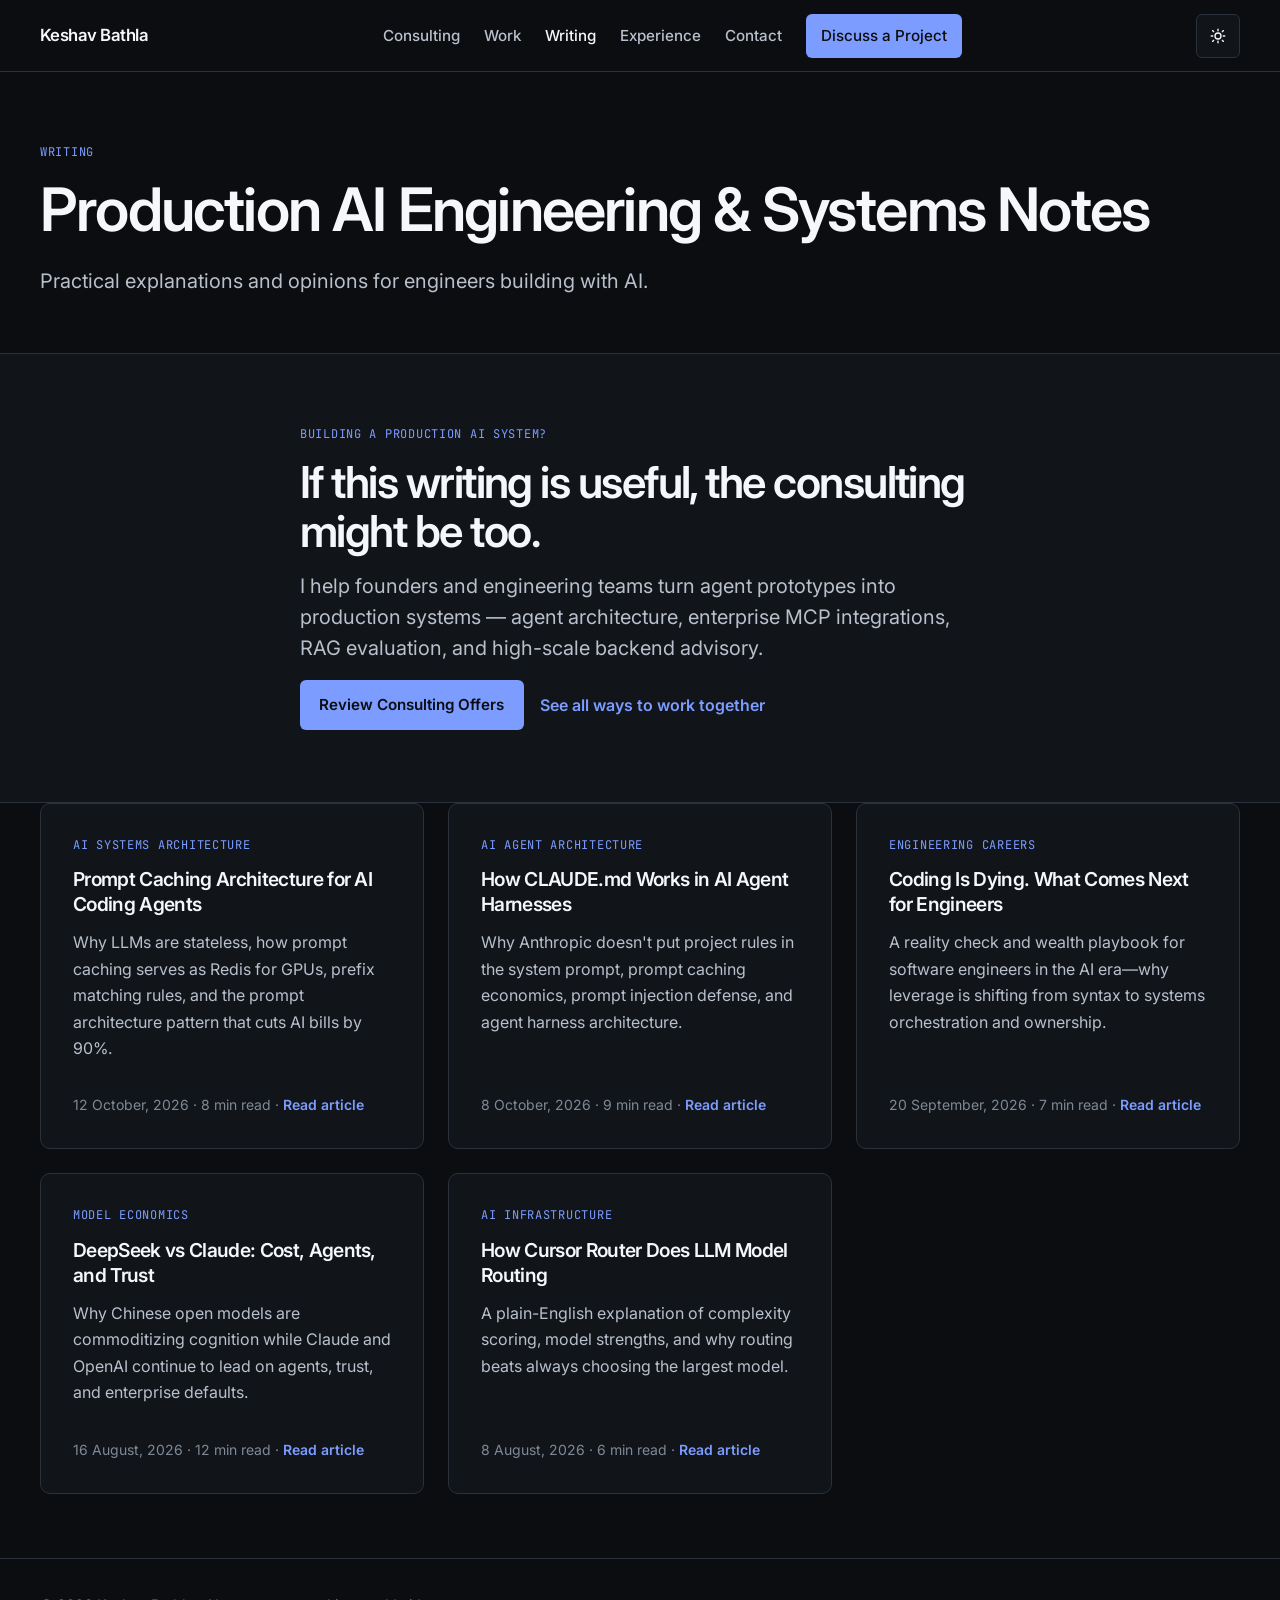
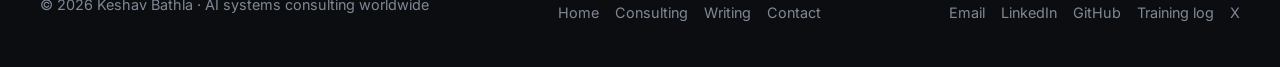
<file: blogs/index.html>
<!DOCTYPE html>
<html lang="en">
<head>
<meta charset="utf-8">
<meta name="viewport" content="width=device-width, initial-scale=1">
<script>(function(){const t=localStorage.getItem('theme')||'dark';document.documentElement.setAttribute('data-theme',t);})();</script>
<script type="text/javascript">
(function(c,l,a,r,i,t,y){
    c[a]=c[a]||function(){(c[a].q=c[a].q||[]).push(arguments)};
    function load(){
      t=l.createElement(r);t.async=1;t.src="https://www.clarity.ms/tag/"+i;
      y=l.getElementsByTagName(r)[0];y.parentNode.insertBefore(t,y);
    }
    if ('requestIdleCallback' in window) {
      window.addEventListener('load', function(){ requestIdleCallback(load, {timeout: 4000}); });
    } else {
      window.addEventListener('load', function(){ setTimeout(load, 1); });
    }
})(window, document, "clarity", "script", "ytz2ba3l73");
</script>
<link rel="canonical" href="https://import-keshav.github.io/blogs/">
<link rel="preconnect" href="https://fonts.googleapis.com">
<link rel="preconnect" href="https://fonts.gstatic.com" crossorigin>
<link href="https://fonts.googleapis.com/css2?family=Inter:wght@400;500;600;700&family=JetBrains+Mono:wght@400;500&display=swap" rel="stylesheet">
<link rel="stylesheet" href="../static_files/style.css">
<title>Production AI Engineering &amp; Systems Notes | Keshav Bathla</title>
<meta name="description" content="Technical writing on production AI agents, MCP, LLM routing, RAG, evals, and high-scale backend systems by Bengaluru engineer Keshav Bathla.">
<meta name="author" content="Keshav Bathla">
<meta name="robots" content="index, follow">
<meta name="theme-color" content="#0b0d10">
<meta property="og:title" content="Production AI Engineering &amp; Systems Notes | Keshav Bathla">
<meta property="og:description" content="Technical writing on production AI agents, MCP, LLM routing, RAG, evals, and high-scale backend systems by Bengaluru engineer Keshav Bathla.">
<meta property="og:type" content="website">
<meta property="og:url" content="https://import-keshav.github.io/blogs/">
<meta property="og:locale" content="en_US">
<meta property="og:image" content="https://import-keshav.github.io/static_files/og-default.jpg">
<meta property="og:image:width" content="1200">
<meta property="og:image:height" content="630">
<meta property="og:image:type" content="image/jpeg">
<meta property="og:image:alt" content="Keshav Bathla, Senior AI Systems and Backend Engineer in Bengaluru">
<meta property="og:site_name" content="Keshav Bathla">
<meta name="twitter:card" content="summary_large_image">
<meta name="twitter:title" content="Production AI Engineering &amp; Systems Notes | Keshav Bathla">
<meta name="twitter:description" content="Technical writing on production AI agents, MCP, LLM routing, RAG, evals, and high-scale backend systems.">
<meta name="twitter:image" content="https://import-keshav.github.io/static_files/og-default.jpg">
<meta name="twitter:image:alt" content="Keshav Bathla, Senior AI Systems and Backend Engineer">
<meta name="twitter:creator" content="@import_keshav">
<meta name="twitter:site" content="@import_keshav">
<link rel="icon" href="data:image/svg+xml,%3Csvg xmlns='http://www.w3.org/2000/svg' viewBox='0 0 32 32'%3E%3Crect width='32' height='32' rx='6' fill='%237c9cff'/%3E%3Ctext x='16' y='22' text-anchor='middle' font-family='Arial' font-weight='700' font-size='18' fill='%230b0d10'%3EK%3C/text%3E%3C/svg%3E">
<script type="application/ld+json">
{
  "@context": "https://schema.org",
  "@graph": [
    {
      "@type": "WebSite",
      "@id": "https://import-keshav.github.io/#website",
      "url": "https://import-keshav.github.io/",
      "name": "Keshav Bathla",
      "inLanguage": "en",
      "publisher": {
        "@id": "https://import-keshav.github.io/#person"
      }
    },
    {
      "@type": "Person",
      "@id": "https://import-keshav.github.io/#person",
      "name": "Keshav Bathla",
      "url": "https://import-keshav.github.io/",
      "image": "https://import-keshav.github.io/static_files/keshav-bathla.jpg"
    },
    {
      "@type": "CollectionPage",
      "@id": "https://import-keshav.github.io/blogs/#collection",
      "url": "https://import-keshav.github.io/blogs/",
      "name": "Production AI Engineering Blog — Keshav Bathla",
      "description": "Technical writing on production AI agents, MCP, LLM routing, RAG, evals, and high-scale backend systems.",
      "inLanguage": "en",
      "isPartOf": {
        "@id": "https://import-keshav.github.io/#website"
      },
      "about": {
        "@id": "https://import-keshav.github.io/#person"
      },
      "breadcrumb": {
        "@id": "https://import-keshav.github.io/blogs/#breadcrumb"
      },
      "mainEntity": {
        "@id": "https://import-keshav.github.io/blogs/#itemlist"
      }
    },
    {
      "@type": "BreadcrumbList",
      "@id": "https://import-keshav.github.io/blogs/#breadcrumb",
      "itemListElement": [
        {
          "@type": "ListItem",
          "position": 1,
          "name": "Home",
          "item": "https://import-keshav.github.io/"
        },
        {
          "@type": "ListItem",
          "position": 2,
          "name": "Writing",
          "item": "https://import-keshav.github.io/blogs/"
        }
      ]
    },
    {
      "@type": "ItemList",
      "@id": "https://import-keshav.github.io/blogs/#itemlist",
      "name": "Published writing",
      "itemListOrder": "https://schema.org/ItemListOrderDescending",
      "numberOfItems": 5,
      "itemListElement": [
        {
          "@type": "ListItem",
          "position": 1,
          "name": "Prompt Caching Architecture for AI Coding Agents",
          "url": "https://import-keshav.github.io/blogs/how-prompt-caching-works.html"
        },
        {
          "@type": "ListItem",
          "position": 2,
          "name": "How CLAUDE.md Works in AI Agent Harnesses",
          "url": "https://import-keshav.github.io/blogs/how-claude-md-works.html"
        },
        {
          "@type": "ListItem",
          "position": 3,
          "name": "Coding Is Dying. What Comes Next for Engineers",
          "url": "https://import-keshav.github.io/blogs/coding-is-dying-what-comes-next.html"
        },
        {
          "@type": "ListItem",
          "position": 4,
          "name": "DeepSeek vs Claude: Cost, Agents, and Trust",
          "url": "https://import-keshav.github.io/blogs/chinese-ai-models-vs-us.html"
        },
        {
          "@type": "ListItem",
          "position": 5,
          "name": "How Cursor Router Does LLM Model Routing",
          "url": "https://import-keshav.github.io/blogs/how-cursor-router-works.html"
        }
      ]
    }
  ]
}
</script>
</head>
<body>
<a class="skip-link" href="#main">Skip to content</a>
<header class="site-header">
  <div class="wrap header-inner">
    <a class="wordmark" href="/">Keshav Bathla</a>
    <nav class="nav-desktop" aria-label="Primary">
      <a href="/consulting.html">Consulting</a>
      <a href="/#work">Work</a>
      <a href="/blogs/" aria-current="page">Writing</a>
      <a href="/#experience">Experience</a>
      <a href="/#contact">Contact</a>
      <a class="nav-resume" href="../consulting.html#contact">Discuss a Project</a>
    </nav>
    <div class="header-actions">
      <details class="nav-menu" id="navMenu">
        <summary class="menu-summary" aria-label="Open menu">
          <svg viewBox="0 0 24 24" aria-hidden="true"><path d="M4 7h16M4 12h16M4 17h16"/></svg>
        </summary>
        <div class="nav-panel">
          <a href="/consulting.html">Consulting</a>
          <a href="/#work">Work</a>
          <a href="/blogs/" aria-current="page">Writing</a>
          <a href="/#experience">Experience</a>
          <a href="/#contact">Contact</a>
          <a class="nav-resume" href="../consulting.html#contact">Discuss a Project</a>
          <a href="../static_files/keshav-bathla-resume.pdf">Download Résumé</a>
        </div>
      </details>
      <button type="button" class="theme-toggle" aria-pressed="false" aria-label="Switch to light theme">
        <svg class="icon-sun" viewBox="0 0 24 24" aria-hidden="true"><circle cx="12" cy="12" r="4"/><path d="M12 3v2M12 19v2M5 12H3M21 12h-2M6.2 6.2 4.8 4.8M19.2 19.2l-1.4-1.4M6.2 17.8 4.8 19.2M19.2 4.8l-1.4 1.4"/></svg>
        <svg class="icon-moon" viewBox="0 0 24 24" aria-hidden="true"><path d="M20 14.5A8.5 8.5 0 1 1 9.5 4 7 7 0 0 0 20 14.5z"/></svg>
      </button>
    </div>
  </div>
</header>

<main id="main">
  <header class="wrap blog-hero">
    <p class="eyebrow">Writing</p>
    <h1>Production AI Engineering &amp; Systems Notes</h1>
    <p class="lead">Practical explanations and opinions for engineers building with AI.</p>
  </header>

  <section class="section consulting-bridge" aria-labelledby="blogs-consulting-bridge-title">
    <div class="wrap consulting-bridge-copy">
      <p class="eyebrow">Building a production AI system?</p>
      <h2 id="blogs-consulting-bridge-title">If this writing is useful, the consulting might be too.</h2>
      <p class="lead">
        I help founders and engineering teams turn agent prototypes into production systems — agent
        architecture, enterprise MCP integrations, RAG evaluation, and high-scale backend advisory.
      </p>
      <div class="hero-actions">
        <a class="btn btn-primary" href="/consulting.html">Review Consulting Offers</a>
        <a class="btn-text" href="/#contact">See all ways to work together</a>
      </div>
    </div>
  </section>

  <ul class="wrap blog-list">
    <li>
      <a class="writing-card" href="how-prompt-caching-works.html">
        <p class="topic">AI systems architecture</p>
        <h2>Prompt Caching Architecture for AI Coding Agents</h2>
        <p>Why LLMs are stateless, how prompt caching serves as Redis for GPUs, prefix matching rules, and the prompt architecture pattern that cuts AI bills by 90%.</p>
        <p class="writing-meta">12 October, 2026 · 8 min read · <span class="read-link">Read article</span></p>
      </a>
    </li>
    <li>
      <a class="writing-card" href="how-claude-md-works.html">
        <p class="topic">AI agent architecture</p>
        <h2>How CLAUDE.md Works in AI Agent Harnesses</h2>
        <p>Why Anthropic doesn't put project rules in the system prompt, prompt caching economics, prompt injection defense, and agent harness architecture.</p>
        <p class="writing-meta">8 October, 2026 · 9 min read · <span class="read-link">Read article</span></p>
      </a>
    </li>
    <li>
      <a class="writing-card" href="coding-is-dying-what-comes-next.html">
        <p class="topic">Engineering careers</p>
        <h2>Coding Is Dying. What Comes Next for Engineers</h2>
        <p>A reality check and wealth playbook for software engineers in the AI era—why leverage is shifting from syntax to systems orchestration and ownership.</p>
        <p class="writing-meta">20 September, 2026 · 7 min read · <span class="read-link">Read article</span></p>
      </a>
    </li>
    <li>
      <a class="writing-card" href="chinese-ai-models-vs-us.html">
        <p class="topic">Model economics</p>
        <h2>DeepSeek vs Claude: Cost, Agents, and Trust</h2>
        <p>Why Chinese open models are commoditizing cognition while Claude and OpenAI continue to lead on agents, trust, and enterprise defaults.</p>
        <p class="writing-meta">16 August, 2026 · 12 min read · <span class="read-link">Read article</span></p>
      </a>
    </li>
    <li>
      <a class="writing-card" href="how-cursor-router-works.html">
        <p class="topic">AI infrastructure</p>
        <h2>How Cursor Router Does LLM Model Routing</h2>
        <p>A plain-English explanation of complexity scoring, model strengths, and why routing beats always choosing the largest model.</p>
        <p class="writing-meta">8 August, 2026 · 6 min read · <span class="read-link">Read article</span></p>
      </a>
    </li>
  </ul>
</main>

<footer class="site-footer">
  <div class="wrap footer-inner">
    <p>© 2026 Keshav Bathla · AI systems consulting worldwide</p>
    <nav class="footer-links" aria-label="Site">
      <a href="/">Home</a>
      <a href="/consulting.html">Consulting</a>
      <a href="/blogs/" aria-current="page">Writing</a>
      <a href="/#contact">Contact</a>
    </nav>
    <nav class="footer-links" aria-label="Social">
      <a href="mailto:keshavbathla2017@gmail.com">Email</a>
      <a href="https://www.linkedin.com/in/keshav-bathla-b517a2152/" rel="me noopener">LinkedIn</a>
      <a href="https://github.com/import-keshav" rel="me noopener">GitHub</a>
      <a href="https://keshav-harness.github.io/" rel="noopener">Training log</a>
      <a href="https://x.com/import_keshav" rel="me noopener">X</a>
    </nav>
  </div>
</footer>
<script src="../static_files/portfolio.js"></script>
</body>
</html>
</file>
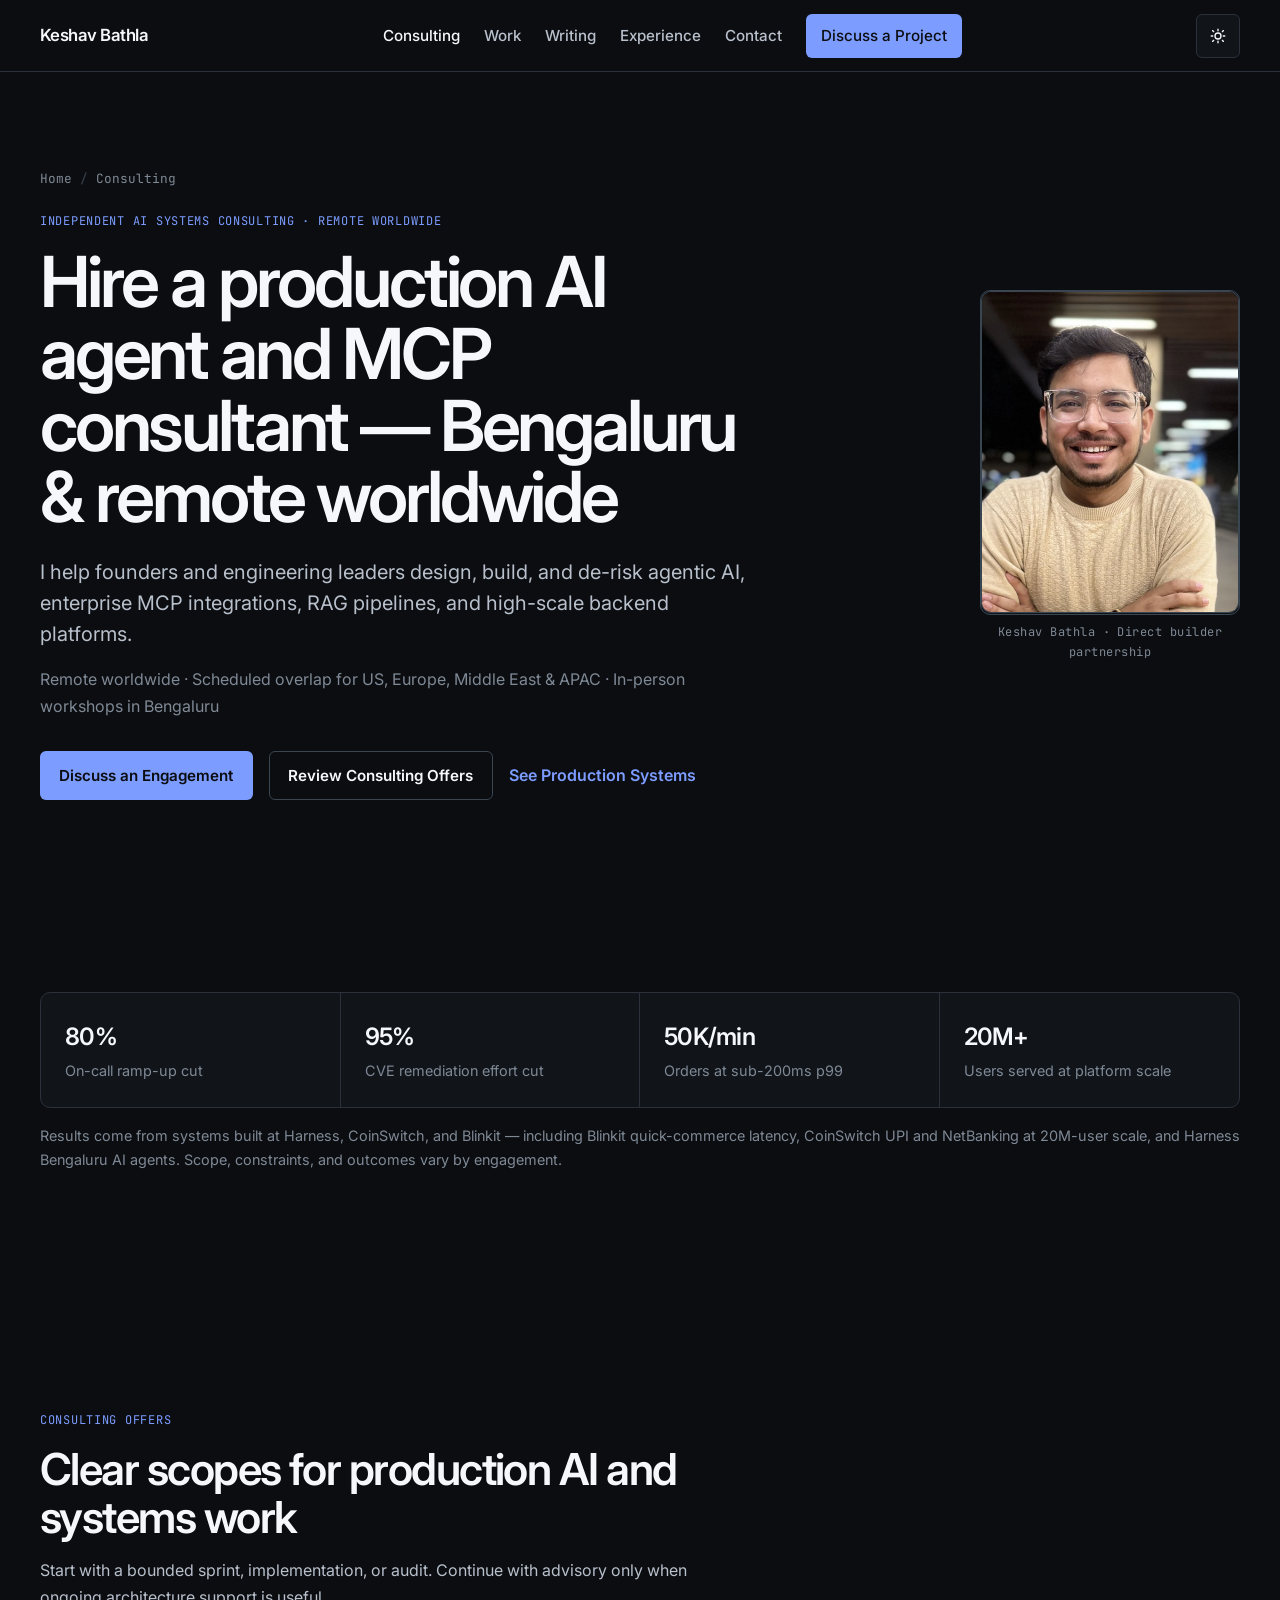
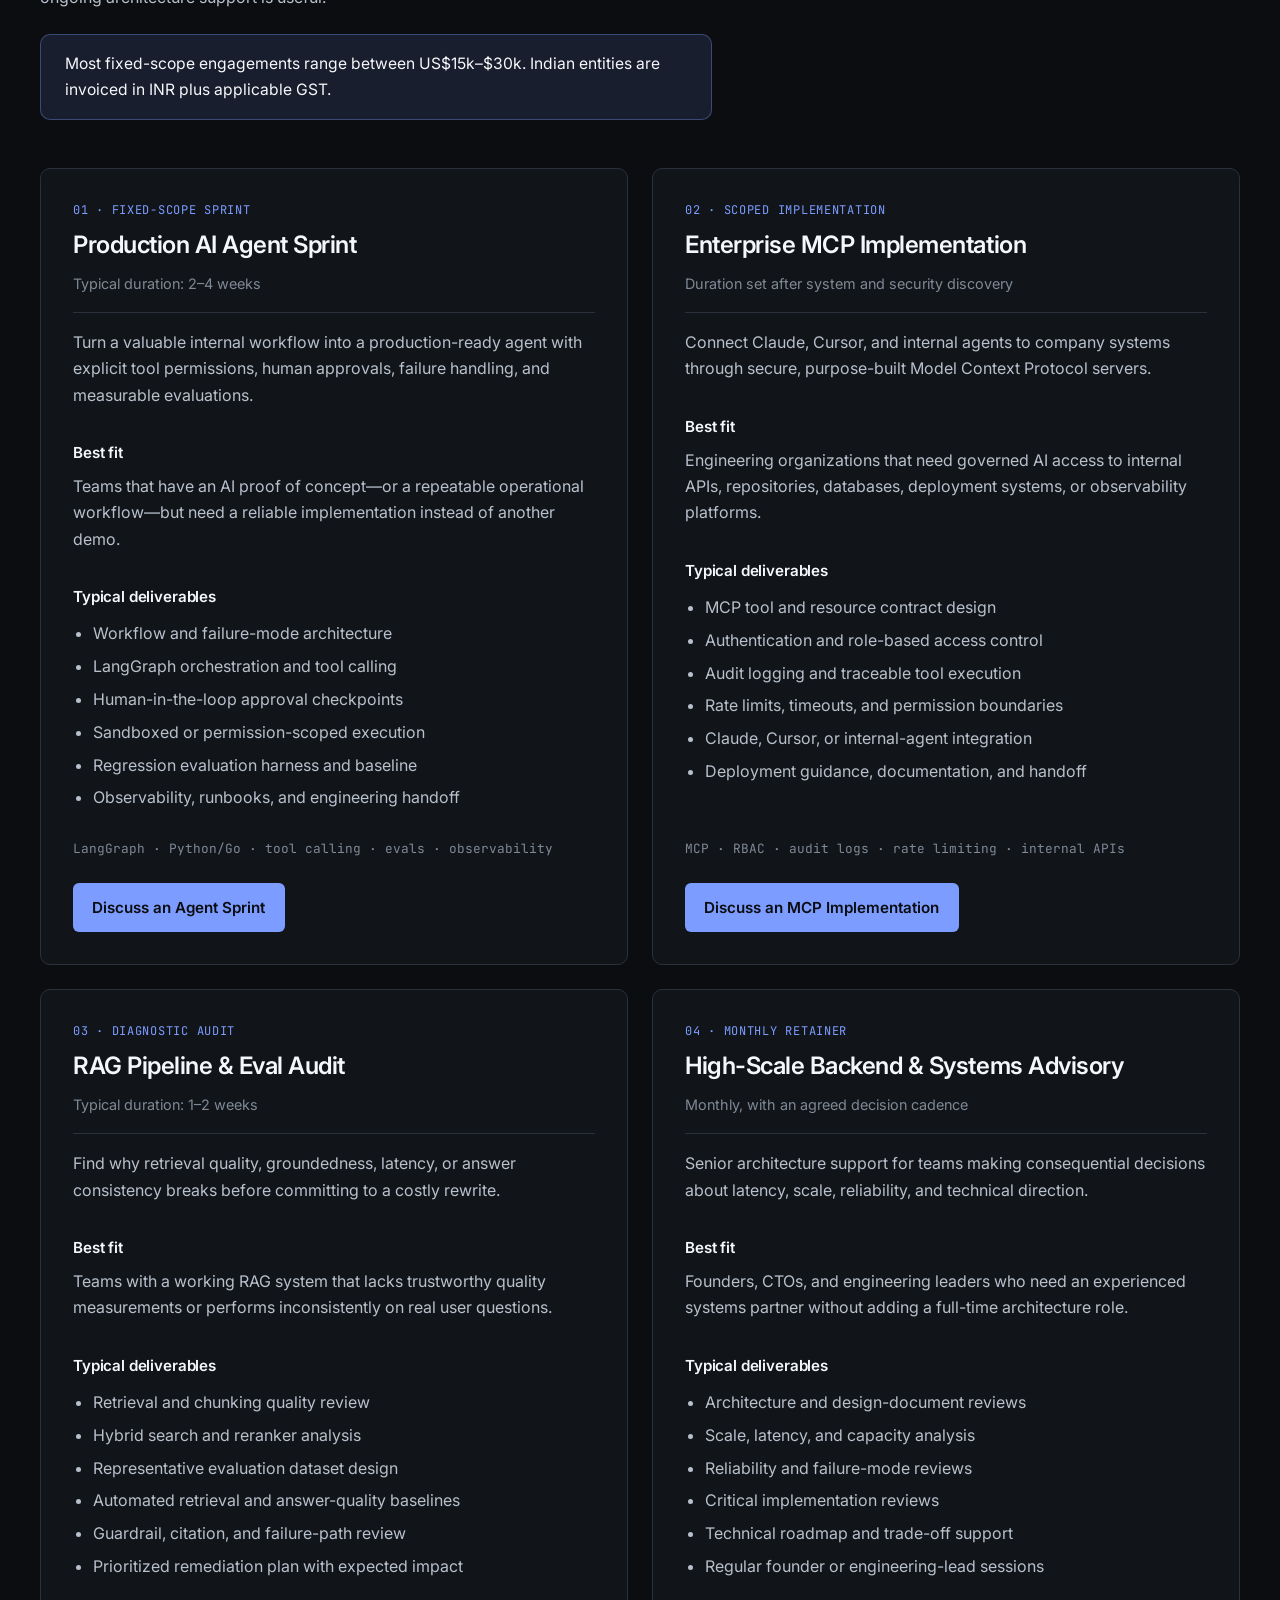
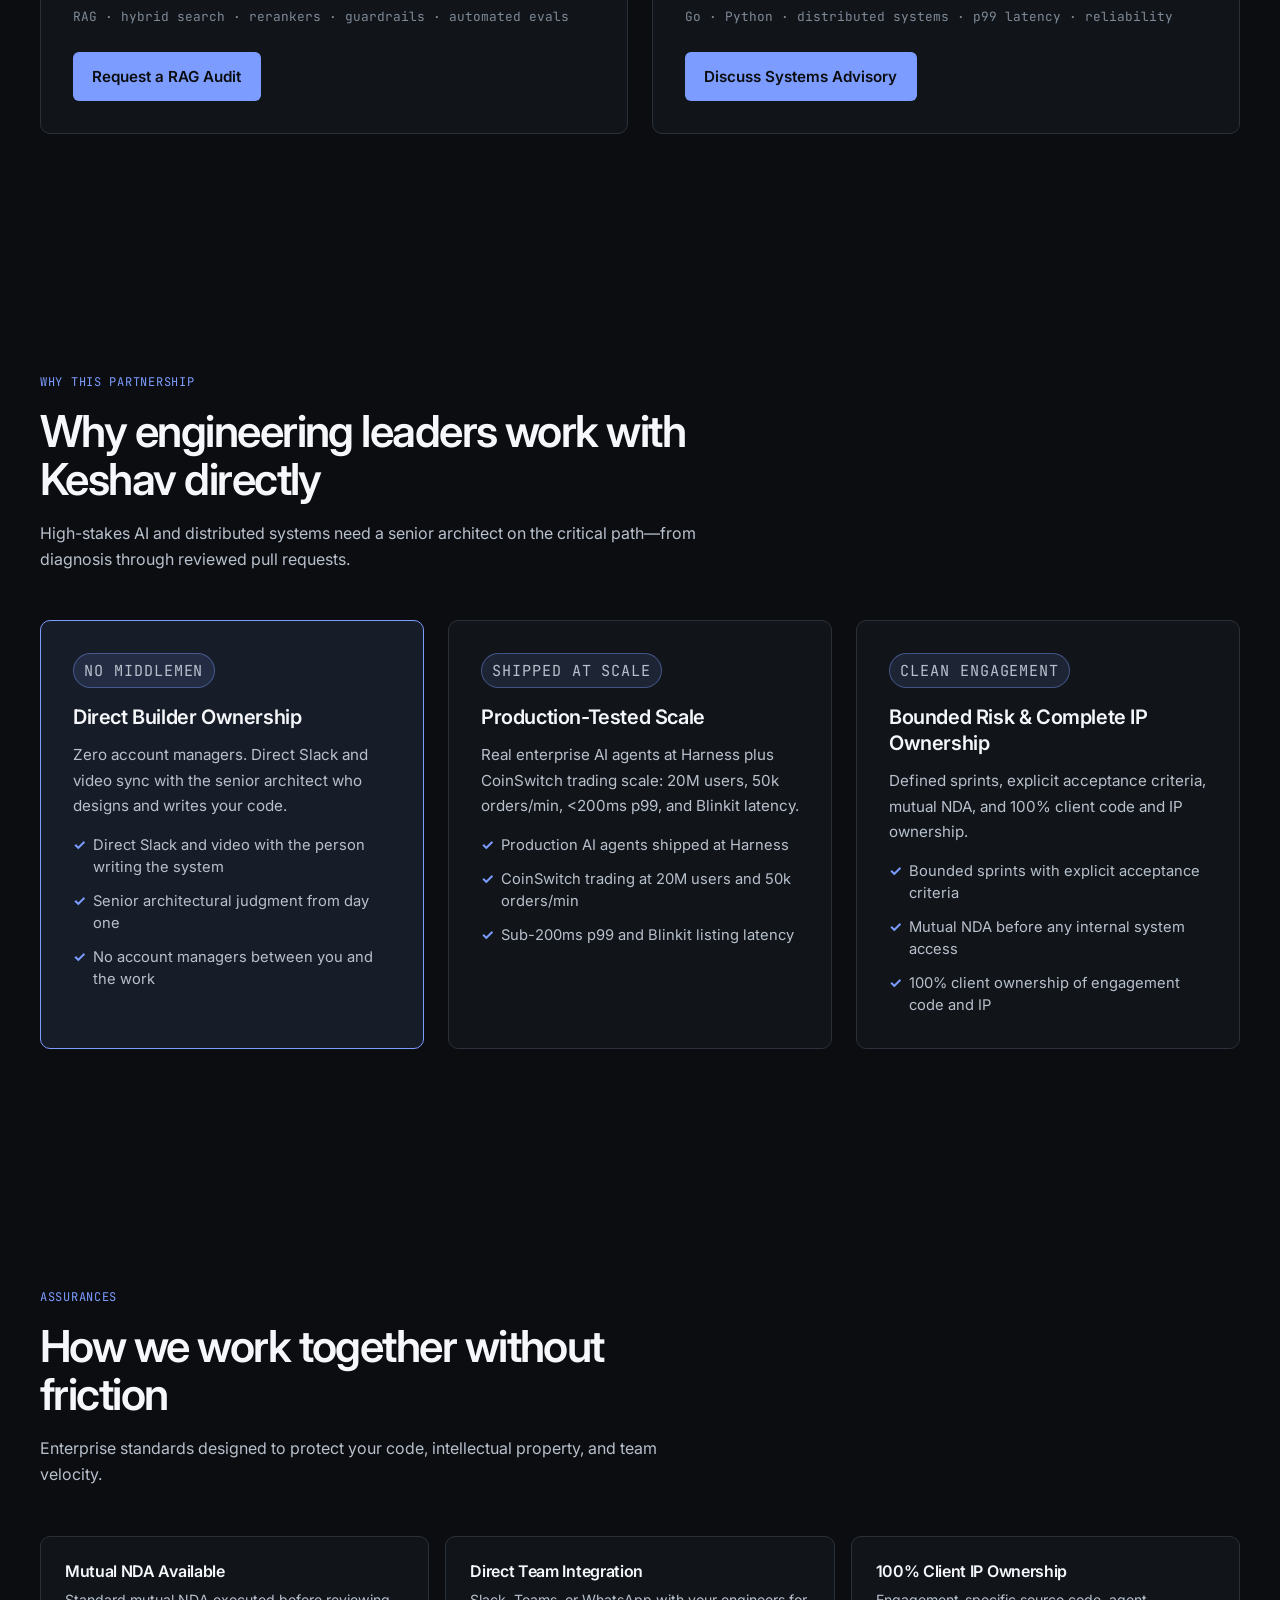
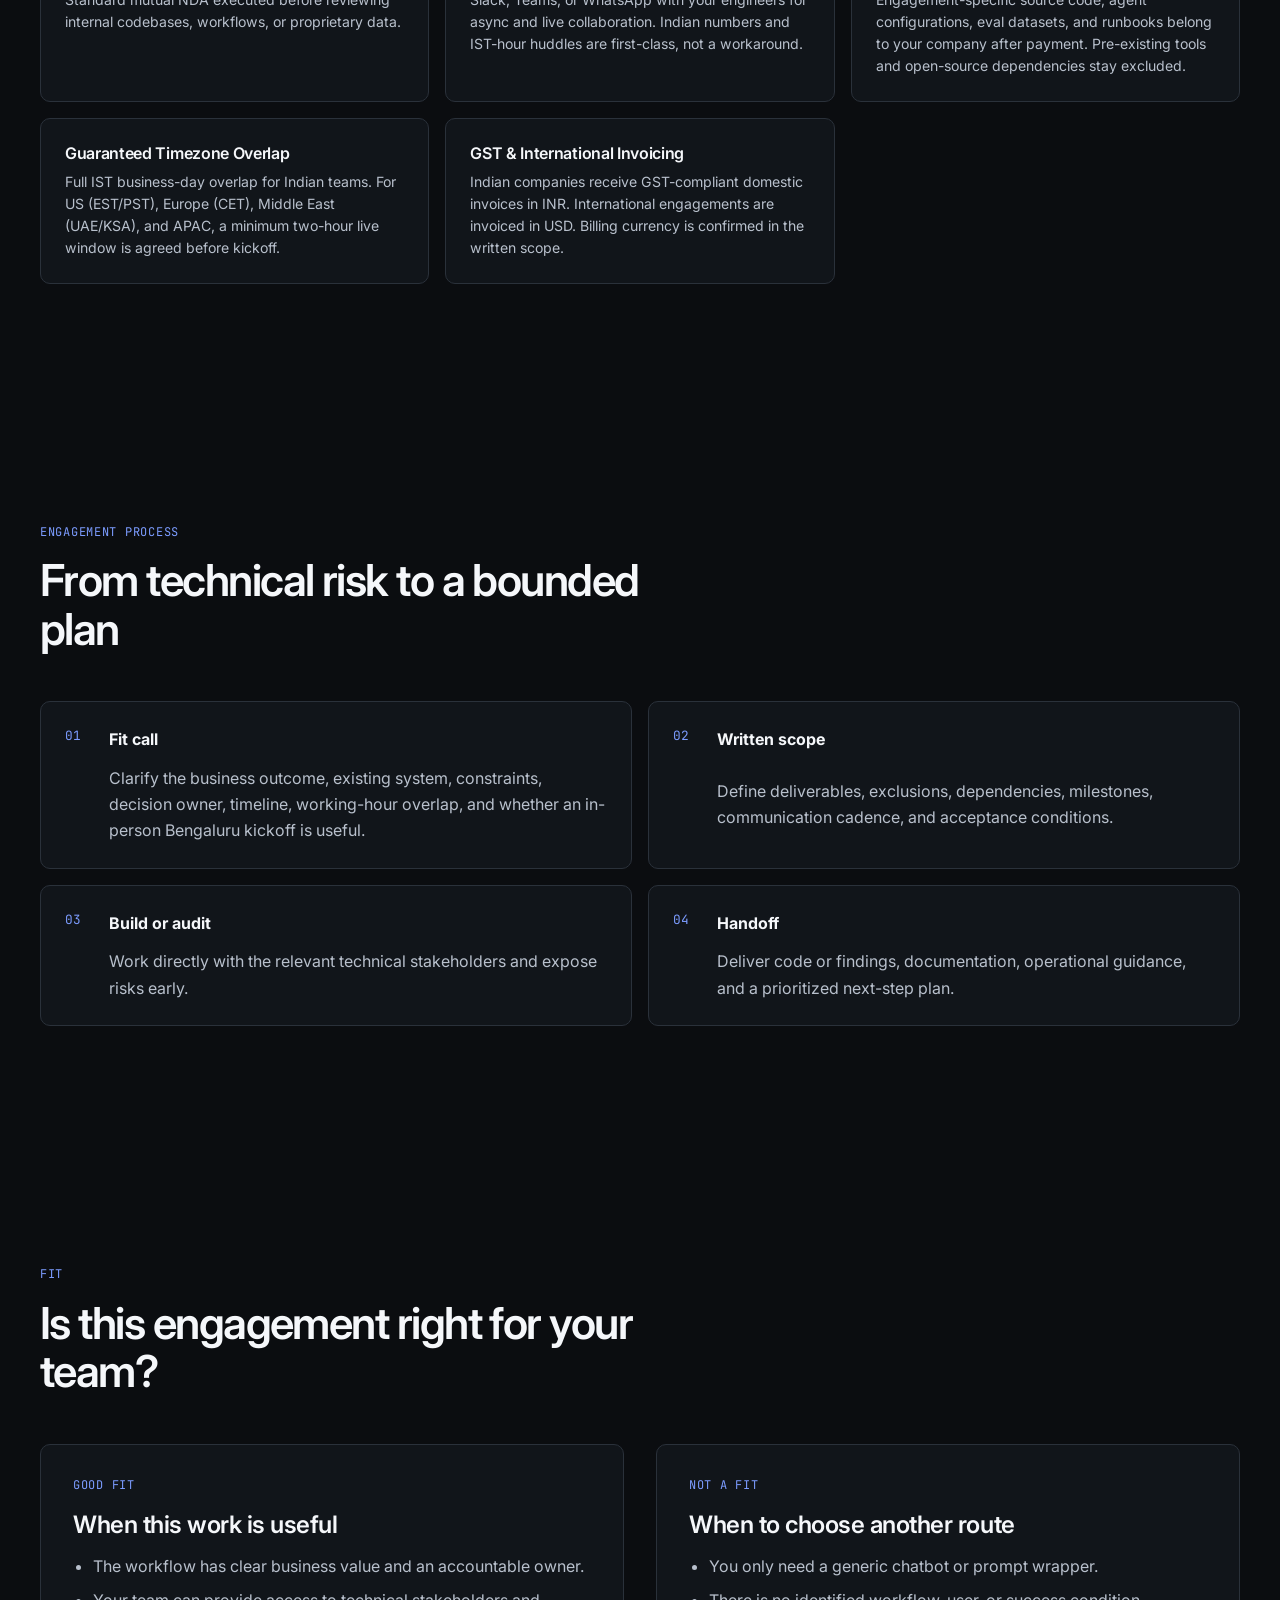
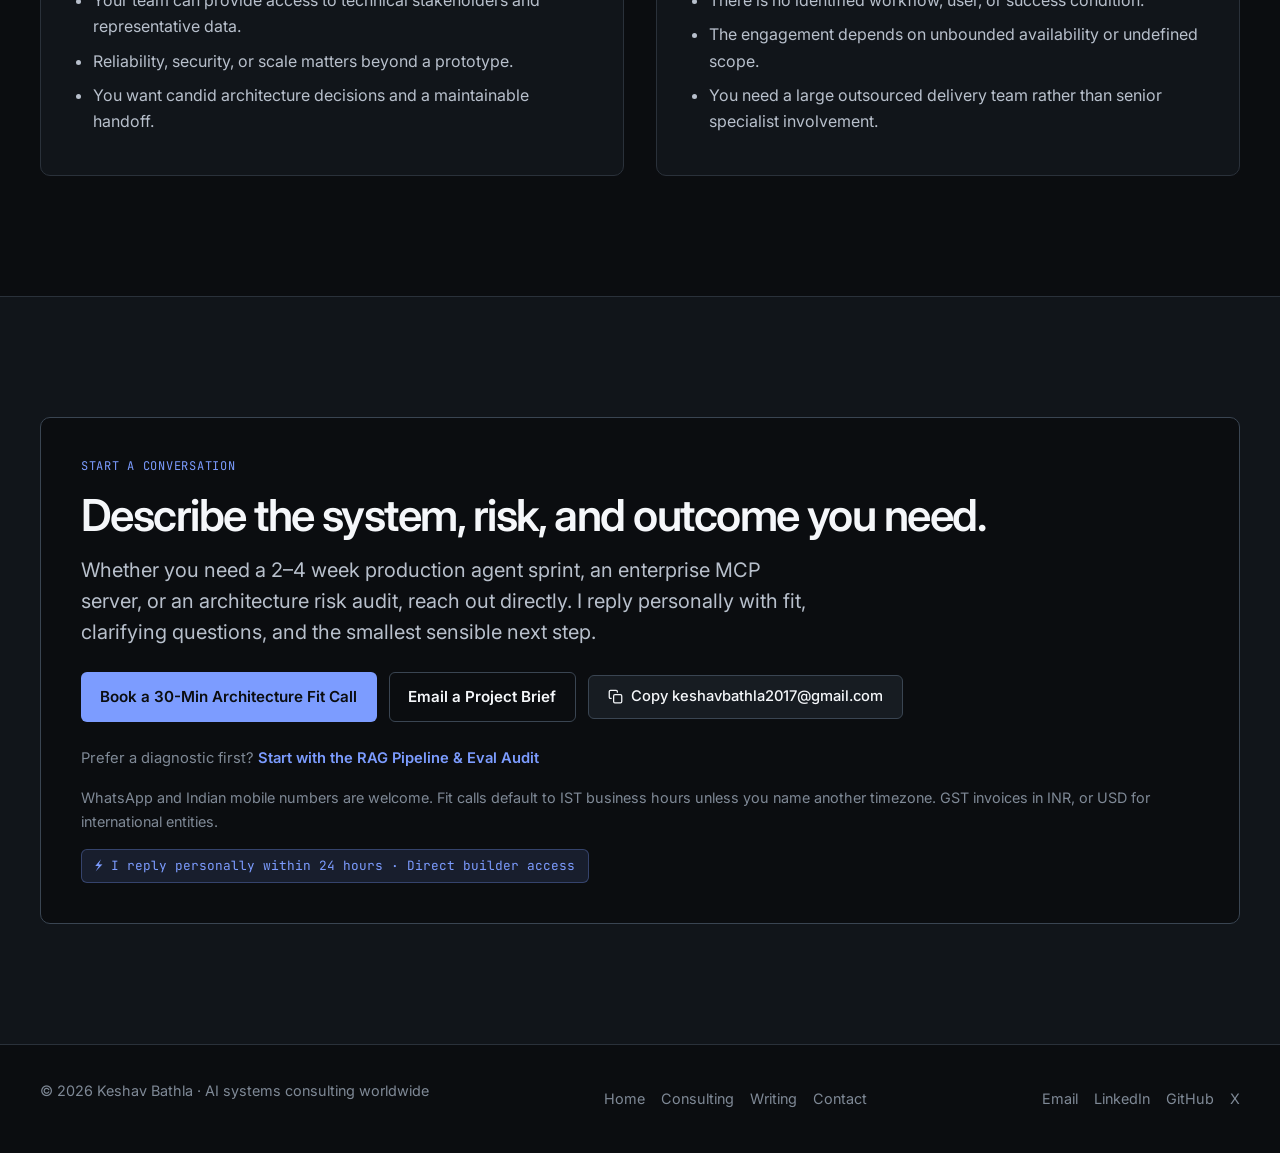
<file: consulting.html>
<!DOCTYPE html>
<html lang="en">
<head>
<meta charset="utf-8">
<meta name="viewport" content="width=device-width, initial-scale=1">
<script>(function(){const t=localStorage.getItem('theme')||'dark';document.documentElement.setAttribute('data-theme',t);})();</script>
<script type="text/javascript">
(function(c,l,a,r,i,t,y){
    c[a]=c[a]||function(){(c[a].q=c[a].q||[]).push(arguments)};
    function load(){
      t=l.createElement(r);t.async=1;t.src="https://www.clarity.ms/tag/"+i;
      y=l.getElementsByTagName(r)[0];y.parentNode.insertBefore(t,y);
    }
    if ('requestIdleCallback' in window) {
      window.addEventListener('load', function(){ requestIdleCallback(load, {timeout: 4000}); });
    } else {
      window.addEventListener('load', function(){ setTimeout(load, 1); });
    }
})(window, document, "clarity", "script", "ytz2ba3l73");
</script>
<link rel="canonical" href="https://import-keshav.github.io/consulting.html">
<link rel="preconnect" href="https://fonts.googleapis.com">
<link rel="preconnect" href="https://fonts.gstatic.com" crossorigin>
<link href="https://fonts.googleapis.com/css2?family=Inter:wght@400;500;600;700&family=JetBrains+Mono:wght@400;500&display=swap" rel="stylesheet">
<link rel="stylesheet" href="static_files/style.css">
<title>Hire an AI Agent &amp; MCP Consultant | Keshav Bathla</title>
<meta name="description" content="Hire Keshav Bathla for production AI agents, enterprise MCP servers, RAG evaluation, and high-scale backend architecture. Remote worldwide, with in-person kickoffs in Bengaluru.">
<meta name="author" content="Keshav Bathla">
<meta name="robots" content="index, follow">
<meta name="theme-color" content="#0b0d10">

<meta property="og:title" content="Hire an AI Agent &amp; MCP Consultant | Keshav Bathla">
<meta property="og:description" content="Production AI agents, secure enterprise MCP integrations, RAG evaluation, and high-scale systems advisory. Remote worldwide, with in-person kickoffs in Bengaluru.">
<meta property="og:type" content="website">
<meta property="og:url" content="https://import-keshav.github.io/consulting.html">
<meta property="og:site_name" content="Keshav Bathla">
<meta property="og:locale" content="en_US">
<meta property="og:image" content="https://import-keshav.github.io/static_files/og-default.jpg">
<meta property="og:image:width" content="1200">
<meta property="og:image:height" content="630">
<meta property="og:image:type" content="image/jpeg">
<meta property="og:image:alt" content="Keshav Bathla — production AI systems consultant">

<meta name="twitter:card" content="summary_large_image">
<meta name="twitter:title" content="Hire an AI Agent &amp; MCP Consultant | Keshav Bathla">
<meta name="twitter:description" content="Production AI agents, enterprise MCP, RAG evaluation, and high-scale backend systems. Remote worldwide, in-person in Bengaluru.">
<meta name="twitter:creator" content="@import_keshav">
<meta name="twitter:site" content="@import_keshav">
<meta name="twitter:image" content="https://import-keshav.github.io/static_files/og-default.jpg">
<meta name="twitter:image:alt" content="Keshav Bathla — production AI systems consultant">
<link rel="icon" href="data:image/svg+xml,%3Csvg xmlns='http://www.w3.org/2000/svg' viewBox='0 0 32 32'%3E%3Crect width='32' height='32' rx='6' fill='%237c9cff'/%3E%3Ctext x='16' y='22' text-anchor='middle' font-family='Arial' font-weight='700' font-size='18' fill='%230b0d10'%3EK%3C/text%3E%3C/svg%3E">

<script type="application/ld+json">
{
  "@context": "https://schema.org",
  "@graph": [
    {
      "@type": "WebSite",
      "@id": "https://import-keshav.github.io/#website",
      "url": "https://import-keshav.github.io/",
      "name": "Keshav Bathla",
      "inLanguage": "en",
      "publisher": {
        "@id": "https://import-keshav.github.io/#organization"
      }
    },
    {
      "@type": "Organization",
      "@id": "https://import-keshav.github.io/#organization",
      "name": "Keshav Bathla — AI Systems Consulting",
      "url": "https://import-keshav.github.io/",
      "logo": {
        "@type": "ImageObject",
        "url": "https://import-keshav.github.io/static_files/og-default.jpg",
        "width": 1200,
        "height": 630
      },
      "founder": { "@id": "https://import-keshav.github.io/#person" },
      "sameAs": [
        "https://github.com/import-keshav",
        "https://www.linkedin.com/in/keshav-bathla-b517a2152/",
        "https://x.com/import_keshav"
      ]
    },
    {
      "@type": "WebPage",
      "@id": "https://import-keshav.github.io/consulting.html#webpage",
      "url": "https://import-keshav.github.io/consulting.html",
      "name": "Hire an AI Agent & MCP Consultant | Keshav Bathla",
      "description": "Production AI agents, enterprise MCP servers, RAG evaluation, and high-scale backend architecture consulting. Remote worldwide, with in-person kickoffs in Bengaluru.",
      "inLanguage": "en",
      "isPartOf": {
        "@id": "https://import-keshav.github.io/#website"
      },
      "about": {
        "@id": "https://import-keshav.github.io/consulting.html#service"
      },
      "breadcrumb": {
        "@id": "https://import-keshav.github.io/consulting.html#breadcrumb"
      }
    },
    {
      "@type": "BreadcrumbList",
      "@id": "https://import-keshav.github.io/consulting.html#breadcrumb",
      "itemListElement": [
        {
          "@type": "ListItem",
          "position": 1,
          "name": "Home",
          "item": "https://import-keshav.github.io/"
        },
        {
          "@type": "ListItem",
          "position": 2,
          "name": "Consulting",
          "item": "https://import-keshav.github.io/consulting.html"
        }
      ]
    },
    {
      "@type": "Person",
      "@id": "https://import-keshav.github.io/#person",
      "name": "Keshav Bathla",
      "url": "https://import-keshav.github.io/",
      "image": "https://import-keshav.github.io/static_files/keshav-bathla.jpg",
      "email": "keshavbathla2017@gmail.com",
      "jobTitle": "AI Systems Consultant and Senior Software Engineer",
      "homeLocation": {
        "@type": "Place",
        "name": "Bengaluru, Karnataka, India"
      },
      "sameAs": [
        "https://github.com/import-keshav",
        "https://www.linkedin.com/in/keshav-bathla-b517a2152/",
        "https://x.com/import_keshav"
      ]
    },
    {
      "@type": ["Service", "ProfessionalService"],
      "@id": "https://import-keshav.github.io/consulting.html#service",
      "name": "Production AI Systems Consulting",
      "serviceType": [
        "Production AI agent consulting",
        "Enterprise MCP implementation",
        "RAG pipeline and evaluation consulting",
        "High-scale backend systems advisory"
      ],
      "description": "Independent consulting for production AI agents, secure Model Context Protocol integrations, RAG evaluation, and scalable backend architecture. Remote worldwide, with in-person kickoffs in Bengaluru, India.",
      "url": "https://import-keshav.github.io/consulting.html",
      "provider": {
        "@id": "https://import-keshav.github.io/#person"
      },
      "areaServed": [
        {
          "@type": "Country",
          "name": "India"
        },
        {
          "@type": "City",
          "name": "Bengaluru"
        },
        {
          "@type": "Country",
          "name": "United States"
        },
        {
          "@type": "Country",
          "name": "Canada"
        },
        {
          "@type": "AdministrativeArea",
          "name": "Europe"
        },
        {
          "@type": "Country",
          "name": "United Arab Emirates"
        },
        {
          "@type": "Country",
          "name": "Saudi Arabia"
        },
        {
          "@type": "Country",
          "name": "Singapore"
        },
        {
          "@type": "Country",
          "name": "Japan"
        },
        {
          "@type": "Country",
          "name": "South Korea"
        },
        {
          "@type": "AdministrativeArea",
          "name": "Latin America"
        },
        {
          "@type": "AdministrativeArea",
          "name": "Asia-Pacific"
        },
        {
          "@type": "Place",
          "name": "Global"
        }
      ],
      "availableChannel": {
        "@type": "ServiceChannel",
        "serviceUrl": "https://import-keshav.github.io/consulting.html#contact",
        "availableLanguage": [
          {
            "@type": "Language",
            "name": "English"
          },
          {
            "@type": "Language",
            "name": "Hindi"
          }
        ]
      },
      "audience": {
        "@type": "BusinessAudience",
        "audienceType": "Founders, CTOs, and engineering leaders in India, the United States, Europe, the Middle East, and worldwide"
      },
      "hasOfferCatalog": {
        "@id": "https://import-keshav.github.io/consulting.html#catalog"
      }
    },
    {
      "@type": "OfferCatalog",
      "@id": "https://import-keshav.github.io/consulting.html#catalog",
      "name": "AI Systems Consulting Offers",
      "itemListElement": [
        {
          "@type": "Offer",
          "url": "https://import-keshav.github.io/consulting.html#ai-agent-sprint",
          "priceSpecification": {
            "@type": "PriceSpecification",
            "minPrice": "15000",
            "maxPrice": "30000",
            "priceCurrency": "USD"
          },
          "itemOffered": {
            "@type": "Service",
            "name": "Production AI Agent Sprint",
            "description": "A 2–4 week engagement for production agent architecture, tool calling, human approvals, sandboxing, regression evaluations, observability, and handoff.",
            "provider": {
              "@id": "https://import-keshav.github.io/#person"
            }
          }
        },
        {
          "@type": "Offer",
          "url": "https://import-keshav.github.io/consulting.html#enterprise-mcp",
          "priceSpecification": {
            "@type": "PriceSpecification",
            "minPrice": "15000",
            "maxPrice": "30000",
            "priceCurrency": "USD"
          },
          "itemOffered": {
            "@type": "Service",
            "name": "Enterprise MCP Implementation",
            "description": "Secure Model Context Protocol server implementation with RBAC, audit logging, rate limiting, and internal-system integrations.",
            "provider": {
              "@id": "https://import-keshav.github.io/#person"
            }
          }
        },
        {
          "@type": "Offer",
          "url": "https://import-keshav.github.io/consulting.html#rag-audit",
          "priceSpecification": {
            "@type": "PriceSpecification",
            "minPrice": "15000",
            "maxPrice": "30000",
            "priceCurrency": "USD"
          },
          "itemOffered": {
            "@type": "Service",
            "name": "RAG Pipeline and Eval Audit",
            "description": "A 1–2 week diagnostic covering retrieval quality, hybrid search, rerankers, guardrails, and automated evaluation.",
            "provider": {
              "@id": "https://import-keshav.github.io/#person"
            }
          }
        },
        {
          "@type": "Offer",
          "url": "https://import-keshav.github.io/consulting.html#systems-advisory",
          "priceSpecification": {
            "@type": "PriceSpecification",
            "minPrice": "15000",
            "maxPrice": "30000",
            "priceCurrency": "USD"
          },
          "itemOffered": {
            "@type": "Service",
            "name": "High-Scale Backend and Systems Advisory",
            "description": "Monthly architecture advisory covering scale, latency, reliability, design reviews, and critical implementation decisions.",
            "provider": {
              "@id": "https://import-keshav.github.io/#person"
            }
          }
        }
      ]
    },
    {
      "@type": "FAQPage",
      "@id": "https://import-keshav.github.io/consulting.html#faq",
      "mainEntity": [
        {
          "@type": "Question",
          "name": "When is this consulting engagement a good fit?",
          "acceptedAnswer": {
            "@type": "Answer",
            "text": "When the workflow has clear business value and an accountable owner, your team can provide access to technical stakeholders and representative data, reliability, security, or scale matters beyond a prototype, and you want candid architecture decisions with a maintainable handoff."
          }
        },
        {
          "@type": "Question",
          "name": "When should I choose a different route instead?",
          "acceptedAnswer": {
            "@type": "Answer",
            "text": "If you only need a generic chatbot or prompt wrapper, there is no identified workflow, user, or success condition, the engagement depends on unbounded availability or undefined scope, or you need a large outsourced delivery team rather than senior specialist involvement, this consulting offer is not the right fit."
          }
        },
        {
          "@type": "Question",
          "name": "Is a mutual NDA available before reviewing our codebase?",
          "acceptedAnswer": {
            "@type": "Answer",
            "text": "Yes. A standard mutual NDA is executed before reviewing internal codebases, workflows, or proprietary data. Engagement-specific source code, agent configurations, eval datasets, and runbooks belong to your company after payment."
          }
        },
        {
          "@type": "Question",
          "name": "What timezones and working hours are supported?",
          "acceptedAnswer": {
            "@type": "Answer",
            "text": "Full IST business-day overlap is available for Indian teams. For US (EST/PST), Europe (CET), Middle East (UAE/KSA), and APAC teams, a minimum two-hour live overlap window is agreed before kickoff. WhatsApp and Indian mobile numbers are welcome."
          }
        },
        {
          "@type": "Question",
          "name": "How much do engagements typically cost?",
          "acceptedAnswer": {
            "@type": "Answer",
            "text": "Most fixed-scope engagements range between US$15,000 and $30,000, depending on scope and duration. Indian entities are invoiced in INR plus applicable GST; international engagements are invoiced in USD."
          }
        },
        {
          "@type": "Question",
          "name": "Who owns the code and intellectual property after the engagement?",
          "acceptedAnswer": {
            "@type": "Answer",
            "text": "100% of engagement-specific source code, agent configurations, eval datasets, and runbooks belong to your company after payment. Pre-existing tools and open-source dependencies stay excluded."
          }
        }
      ]
    }
  ]
}
</script>
</head>
<body>
<a class="skip-link" href="#main">Skip to content</a>
<header class="site-header">
  <div class="wrap header-inner">
    <a class="wordmark" href="/">Keshav Bathla</a>
    <nav class="nav-desktop" aria-label="Primary">
      <a href="/consulting.html" aria-current="page">Consulting</a>
      <a href="/#work">Work</a>
      <a href="/blogs/">Writing</a>
      <a href="/#experience">Experience</a>
      <a href="#contact">Contact</a>
      <a class="nav-resume" href="#contact">Discuss a Project</a>
    </nav>
    <div class="header-actions">
      <details class="nav-menu" id="navMenu">
        <summary class="menu-summary" aria-label="Open menu">
          <svg viewBox="0 0 24 24" aria-hidden="true"><path d="M4 7h16M4 12h16M4 17h16"/></svg>
        </summary>
        <div class="nav-panel">
          <a href="/consulting.html" aria-current="page">Consulting</a>
          <a href="/#work">Work</a>
          <a href="/blogs/">Writing</a>
          <a href="/#experience">Experience</a>
          <a href="#contact">Contact</a>
          <a class="nav-resume" href="#contact">Discuss a Project</a>
          <a href="static_files/keshav-bathla-resume.pdf">Download Résumé</a>
        </div>
      </details>
      <button type="button" class="theme-toggle" aria-pressed="false" aria-label="Switch to light theme">
        <svg class="icon-sun" viewBox="0 0 24 24" aria-hidden="true"><circle cx="12" cy="12" r="4"/><path d="M12 3v2M12 19v2M5 12H3M21 12h-2M6.2 6.2 4.8 4.8M19.2 19.2l-1.4-1.4M6.2 17.8 4.8 19.2M19.2 4.8l-1.4 1.4"/></svg>
        <svg class="icon-moon" viewBox="0 0 24 24" aria-hidden="true"><path d="M20 14.5A8.5 8.5 0 1 1 9.5 4 7 7 0 0 0 20 14.5z"/></svg>
      </button>
    </div>
  </div>
</header>

<main id="main">
  <section class="consulting-hero">
    <div class="wrap consulting-hero-inner">
      <div class="consulting-hero-copy">
        <nav class="breadcrumbs" aria-label="Breadcrumb">
          <a href="/">Home</a>
          <span aria-hidden="true">/</span>
          <span aria-current="page">Consulting</span>
        </nav>
        <p class="eyebrow">Independent AI Systems Consulting · Remote Worldwide</p>
        <h1>Hire a production AI agent and MCP consultant — Bengaluru &amp; remote worldwide</h1>
        <p class="lead">
          I help founders and engineering leaders design, build, and de-risk agentic AI,
          enterprise MCP integrations, RAG pipelines, and high-scale backend platforms.
        </p>
        <p class="hero-meta">Remote worldwide · Scheduled overlap for US, Europe, Middle East &amp; APAC · In-person workshops in Bengaluru</p>

        <div class="hero-actions">
          <a class="btn btn-primary" href="#contact">Discuss an Engagement</a>
          <a class="btn btn-secondary" href="#services">Review Consulting Offers</a>
          <a class="btn-text" href="/#work">See Production Systems</a>
        </div>
      </div>
      <aside class="consulting-hero-portrait">
        <picture>
          <source srcset="static_files/keshav-bathla.webp" type="image/webp">
          <img src="static_files/keshav-bathla.jpg" alt="Keshav Bathla, AI systems consultant and senior software engineer" width="260" height="325" loading="eager" fetchpriority="high">
        </picture>
        <p class="portrait-caption">Keshav Bathla · Direct builder partnership</p>
      </aside>
    </div>
  </section>

  <section class="section" aria-label="Engineering proof">
    <div class="wrap">
      <ul class="metrics">
        <li><strong>80%</strong><span>On-call ramp-up cut</span></li>
        <li><strong>95%</strong><span>CVE remediation effort cut</span></li>
        <li><strong>50K/min</strong><span>Orders at sub-200ms p99</span></li>
        <li><strong>20M+</strong><span>Users served at platform scale</span></li>
      </ul>
      <p class="proof-note">
        Results come from systems built at Harness, CoinSwitch, and Blinkit — including Blinkit quick-commerce latency, CoinSwitch UPI and NetBanking at 20M-user scale, and Harness Bengaluru AI agents.
        Scope, constraints, and outcomes vary by engagement.
      </p>
    </div>
  </section>

  <section class="section" id="services">
    <div class="wrap">
      <div class="section-intro">
        <p class="eyebrow">Consulting offers</p>
        <h2>Clear scopes for production AI and systems work</h2>
        <p>
          Start with a bounded sprint, implementation, or audit. Continue with advisory
          only when ongoing architecture support is useful.
        </p>
      </div>
      <p class="offer-investment-note">Most fixed-scope engagements range between US$15k–$30k. Indian entities are invoiced in INR plus applicable GST.</p>

      <div class="offer-grid">
        <article class="offer-card" id="ai-agent-sprint">
          <div class="offer-heading">
            <p class="offer-number">01 · Fixed-scope sprint</p>
            <h3>Production AI Agent Sprint</h3>
            <p class="offer-duration">Typical duration: 2–4 weeks</p>
          </div>
          <p>
            Turn a valuable internal workflow into a production-ready agent with explicit
            tool permissions, human approvals, failure handling, and measurable evaluations.
          </p>
          <h4>Best fit</h4>
          <p>
            Teams that have an AI proof of concept—or a repeatable operational workflow—but
            need a reliable implementation instead of another demo.
          </p>
          <h4>Typical deliverables</h4>
          <ul class="offer-deliverables">
            <li>Workflow and failure-mode architecture</li>
            <li>LangGraph orchestration and tool calling</li>
            <li>Human-in-the-loop approval checkpoints</li>
            <li>Sandboxed or permission-scoped execution</li>
            <li>Regression evaluation harness and baseline</li>
            <li>Observability, runbooks, and engineering handoff</li>
          </ul>
          <p class="mono-line">LangGraph · Python/Go · tool calling · evals · observability</p>
          <a class="btn btn-primary"
             href="mailto:keshavbathla2017@gmail.com?subject=Consulting%20Inquiry%3A%20Production%20AI%20Agent%20Sprint&amp;body=Company%20%2F%20Website%3A%0ATime%20zone%20%2F%20City%3A%0AWhat%20are%20you%20building%20%26%20target%20outcome%3A%0ATarget%20timing%3A%0AApproximate%20budget%3A">
            Discuss an Agent Sprint
          </a>
        </article>

        <article class="offer-card" id="enterprise-mcp">
          <div class="offer-heading">
            <p class="offer-number">02 · Scoped implementation</p>
            <h3>Enterprise MCP Implementation</h3>
            <p class="offer-duration">Duration set after system and security discovery</p>
          </div>
          <p>
            Connect Claude, Cursor, and internal agents to company systems through secure,
            purpose-built Model Context Protocol servers.
          </p>
          <h4>Best fit</h4>
          <p>
            Engineering organizations that need governed AI access to internal APIs,
            repositories, databases, deployment systems, or observability platforms.
          </p>
          <h4>Typical deliverables</h4>
          <ul class="offer-deliverables">
            <li>MCP tool and resource contract design</li>
            <li>Authentication and role-based access control</li>
            <li>Audit logging and traceable tool execution</li>
            <li>Rate limits, timeouts, and permission boundaries</li>
            <li>Claude, Cursor, or internal-agent integration</li>
            <li>Deployment guidance, documentation, and handoff</li>
          </ul>
          <p class="mono-line">MCP · RBAC · audit logs · rate limiting · internal APIs</p>
          <a class="btn btn-primary"
             href="mailto:keshavbathla2017@gmail.com?subject=Consulting%20Inquiry%3A%20Enterprise%20MCP%20Implementation&amp;body=Company%20%2F%20Website%3A%0ATime%20zone%20%2F%20City%3A%0AWhat%20are%20you%20building%20%26%20target%20outcome%3A%0ATarget%20timing%3A%0AApproximate%20budget%3A">
            Discuss an MCP Implementation
          </a>
        </article>

        <article class="offer-card" id="rag-audit">
          <div class="offer-heading">
            <p class="offer-number">03 · Diagnostic audit</p>
            <h3>RAG Pipeline &amp; Eval Audit</h3>
            <p class="offer-duration">Typical duration: 1–2 weeks</p>
          </div>
          <p>
            Find why retrieval quality, groundedness, latency, or answer consistency breaks
            before committing to a costly rewrite.
          </p>
          <h4>Best fit</h4>
          <p>
            Teams with a working RAG system that lacks trustworthy quality measurements or
            performs inconsistently on real user questions.
          </p>
          <h4>Typical deliverables</h4>
          <ul class="offer-deliverables">
            <li>Retrieval and chunking quality review</li>
            <li>Hybrid search and reranker analysis</li>
            <li>Representative evaluation dataset design</li>
            <li>Automated retrieval and answer-quality baselines</li>
            <li>Guardrail, citation, and failure-path review</li>
            <li>Prioritized remediation plan with expected impact</li>
          </ul>
          <p class="mono-line">RAG · hybrid search · rerankers · guardrails · automated evals</p>
          <a class="btn btn-primary"
             href="mailto:keshavbathla2017@gmail.com?subject=Consulting%20Inquiry%3A%20RAG%20Pipeline%20and%20Eval%20Audit&amp;body=Company%20%2F%20Website%3A%0ATime%20zone%20%2F%20City%3A%0AWhat%20are%20you%20building%20%26%20target%20outcome%3A%0ATarget%20timing%3A%0AApproximate%20budget%3A">
            Request a RAG Audit
          </a>
        </article>

        <article class="offer-card" id="systems-advisory">
          <div class="offer-heading">
            <p class="offer-number">04 · Monthly retainer</p>
            <h3>High-Scale Backend &amp; Systems Advisory</h3>
            <p class="offer-duration">Monthly, with an agreed decision cadence</p>
          </div>
          <p>
            Senior architecture support for teams making consequential decisions about
            latency, scale, reliability, and technical direction.
          </p>
          <h4>Best fit</h4>
          <p>
            Founders, CTOs, and engineering leaders who need an experienced systems partner
            without adding a full-time architecture role.
          </p>
          <h4>Typical deliverables</h4>
          <ul class="offer-deliverables">
            <li>Architecture and design-document reviews</li>
            <li>Scale, latency, and capacity analysis</li>
            <li>Reliability and failure-mode reviews</li>
            <li>Critical implementation reviews</li>
            <li>Technical roadmap and trade-off support</li>
            <li>Regular founder or engineering-lead sessions</li>
          </ul>
          <p class="mono-line">Go · Python · distributed systems · p99 latency · reliability</p>
          <a class="btn btn-primary"
             href="mailto:keshavbathla2017@gmail.com?subject=Consulting%20Inquiry%3A%20Systems%20Advisory&amp;body=Company%20%2F%20Website%3A%0ATime%20zone%20%2F%20City%3A%0AWhat%20are%20you%20building%20%26%20target%20outcome%3A%0ATarget%20timing%3A%0AApproximate%20budget%3A">
            Discuss Systems Advisory
          </a>
        </article>
      </div>
    </div>
  </section>

  <section class="section" id="why-keshav">
    <div class="wrap">
      <div class="section-intro">
        <p class="eyebrow">Why this partnership</p>
        <h2>Why engineering leaders work with Keshav directly</h2>
        <p>
          High-stakes AI and distributed systems need a senior architect on the critical path—from diagnosis through reviewed pull requests.
        </p>
      </div>

      <div class="comparison-grid">
        <article class="comparison-card highlight">
          <p class="comparison-badge">No middlemen</p>
          <h3>Direct Builder Ownership</h3>
          <p>Zero account managers. Direct Slack and video sync with the senior architect who designs and writes your code.</p>
          <ul>
            <li>Direct Slack and video with the person writing the system</li>
            <li>Senior architectural judgment from day one</li>
            <li>No account managers between you and the work</li>
          </ul>
        </article>

        <article class="comparison-card">
          <p class="comparison-badge">Shipped at scale</p>
          <h3>Production-Tested Scale</h3>
          <p>Real enterprise AI agents at Harness plus CoinSwitch trading scale: 20M users, 50k orders/min, &lt;200ms p99, and Blinkit latency.</p>
          <ul>
            <li>Production AI agents shipped at Harness</li>
            <li>CoinSwitch trading at 20M users and 50k orders/min</li>
            <li>Sub-200ms p99 and Blinkit listing latency</li>
          </ul>
        </article>

        <article class="comparison-card">
          <p class="comparison-badge">Clean engagement</p>
          <h3>Bounded Risk &amp; Complete IP Ownership</h3>
          <p>Defined sprints, explicit acceptance criteria, mutual NDA, and 100% client code and IP ownership.</p>
          <ul>
            <li>Bounded sprints with explicit acceptance criteria</li>
            <li>Mutual NDA before any internal system access</li>
            <li>100% client ownership of engagement code and IP</li>
          </ul>
        </article>
      </div>
    </div>
  </section>

  <section class="section" id="assurances">
    <div class="wrap">
      <div class="section-intro">
        <p class="eyebrow">Assurances</p>
        <h2>How we work together without friction</h2>
        <p>
          Enterprise standards designed to protect your code, intellectual property, and team velocity.
        </p>
      </div>

      <div class="assurance-grid">
        <article class="assurance-card">
          <h3>Mutual NDA Available</h3>
          <p>Standard mutual NDA executed before reviewing internal codebases, workflows, or proprietary data.</p>
        </article>
        <article class="assurance-card">
          <h3>Direct Team Integration</h3>
          <p>Slack, Teams, or WhatsApp with your engineers for async and live collaboration. Indian numbers and IST-hour huddles are first-class, not a workaround.</p>
        </article>
        <article class="assurance-card">
          <h3>100% Client IP Ownership</h3>
          <p>Engagement-specific source code, agent configurations, eval datasets, and runbooks belong to your company after payment. Pre-existing tools and open-source dependencies stay excluded.</p>
        </article>
        <article class="assurance-card">
          <h3>Guaranteed Timezone Overlap</h3>
          <p>Full IST business-day overlap for Indian teams. For US (EST/PST), Europe (CET), Middle East (UAE/KSA), and APAC, a minimum two-hour live window is agreed before kickoff.</p>
        </article>
        <article class="assurance-card">
          <h3>GST &amp; International Invoicing</h3>
          <p>Indian companies receive GST-compliant domestic invoices in INR. International engagements are invoiced in USD. Billing currency is confirmed in the written scope.</p>
        </article>
      </div>
    </div>
  </section>

  <section class="section" id="engagement">
    <div class="wrap">
      <div class="section-intro">
        <p class="eyebrow">Engagement process</p>
        <h2>From technical risk to a bounded plan</h2>
      </div>
      <ol class="engagement-steps">
        <li>
          <strong>Fit call</strong>
          <span>Clarify the business outcome, existing system, constraints, decision owner, timeline, working-hour overlap, and whether an in-person Bengaluru kickoff is useful.</span>
        </li>
        <li>
          <strong>Written scope</strong>
          <span>Define deliverables, exclusions, dependencies, milestones, communication cadence, and acceptance conditions.</span>
        </li>
        <li>
          <strong>Build or audit</strong>
          <span>Work directly with the relevant technical stakeholders and expose risks early.</span>
        </li>
        <li>
          <strong>Handoff</strong>
          <span>Deliver code or findings, documentation, operational guidance, and a prioritized next-step plan.</span>
        </li>
      </ol>
    </div>
  </section>

  <section class="section" id="fit">
    <div class="wrap">
      <div class="section-intro">
        <p class="eyebrow">Fit</p>
        <h2>Is this engagement right for your team?</h2>
      </div>
      <div class="fit-grid">
        <div>
          <p class="eyebrow">Good fit</p>
          <h3>When this work is useful</h3>
          <ul>
            <li>The workflow has clear business value and an accountable owner.</li>
            <li>Your team can provide access to technical stakeholders and representative data.</li>
            <li>Reliability, security, or scale matters beyond a prototype.</li>
            <li>You want candid architecture decisions and a maintainable handoff.</li>
          </ul>
        </div>
        <div>
          <p class="eyebrow">Not a fit</p>
          <h3>When to choose another route</h3>
          <ul>
            <li>You only need a generic chatbot or prompt wrapper.</li>
            <li>There is no identified workflow, user, or success condition.</li>
            <li>The engagement depends on unbounded availability or undefined scope.</li>
            <li>You need a large outsourced delivery team rather than senior specialist involvement.</li>
          </ul>
        </div>
      </div>
    </div>
  </section>

  <section class="section conversion-band" id="contact">
    <div class="wrap">
      <div class="contact-box">
        <div class="contact-box-header">
          <p class="eyebrow">Start a conversation</p>
          <h2>Describe the system, risk, and outcome you need.</h2>
          <p class="lead">
            Whether you need a 2–4 week production agent sprint, an enterprise MCP server, or an architecture risk audit, reach out directly. I reply personally with fit, clarifying questions, and the smallest sensible next step.
          </p>
        </div>

        <div class="contact-actions-grid">
          <a class="btn btn-primary"
             href="mailto:keshavbathla2017@gmail.com?subject=Book%20a%2030-Min%20Architecture%20Fit%20Call&amp;body=Company%3A%0AProject%20summary%3A%0AProposed%20time%20slots%20(2-3%2C%20with%20timezone)%3A%0A1.%20%0A2.%20%0A3.%20">
            Book a 30-Min Architecture Fit Call
          </a>
          <a class="btn btn-secondary"
             href="mailto:keshavbathla2017@gmail.com?subject=Consulting%20Inquiry%3A%20Production%20AI%20Systems&amp;body=Company%20%2F%20Website%3A%0ATime%20zone%20%2F%20City%3A%0AWhat%20are%20you%20building%20%26%20target%20outcome%3A%0ATarget%20timing%3A%0AApproximate%20budget%3A">
            Email a Project Brief
          </a>
          <button type="button" class="copy-email-btn" data-email="keshavbathla2017@gmail.com" aria-label="Copy email address">
            <svg width="15" height="15" viewBox="0 0 24 24" fill="none" stroke="currentColor" stroke-width="2" stroke-linecap="round" stroke-linejoin="round" aria-hidden="true"><rect x="9" y="9" width="13" height="13" rx="2" ry="2"></rect><path d="M5 15H4a2 2 0 0 1-2-2V4a2 2 0 0 1 2-2h9a2 2 0 0 1 2 2v1"></path></svg>
            Copy keshavbathla2017@gmail.com
          </button>
        </div>

        <p class="entry-path-note">
          Prefer a diagnostic first?
          <a href="#rag-audit">Start with the RAG Pipeline &amp; Eval Audit</a>
        </p>
        <p class="availability-note">
          WhatsApp and Indian mobile numbers are welcome. Fit calls default to IST business hours unless you name another timezone. GST invoices in INR, or USD for international entities.
        </p>

        <div class="sla-badge">
          <span aria-hidden="true">⚡</span>
          <span>I reply personally within 24 hours · Direct builder access</span>
        </div>
      </div>
    </div>
  </section>
</main>

<footer class="site-footer">
  <div class="wrap footer-inner">
    <p>© 2026 Keshav Bathla · AI systems consulting worldwide</p>
    <nav class="footer-links" aria-label="Site">
      <a href="/">Home</a>
      <a href="/consulting.html" aria-current="page">Consulting</a>
      <a href="/blogs/">Writing</a>
      <a href="#contact">Contact</a>
    </nav>
    <nav class="footer-links" aria-label="Social">
      <a href="mailto:keshavbathla2017@gmail.com">Email</a>
      <a href="https://www.linkedin.com/in/keshav-bathla-b517a2152/" rel="me noopener">LinkedIn</a>
      <a href="https://github.com/import-keshav" rel="me noopener">GitHub</a>
      <a href="https://x.com/import_keshav" rel="me noopener">X</a>
    </nav>
  </div>
</footer>

<script src="static_files/portfolio.js"></script>
</body>
</html>
</file>
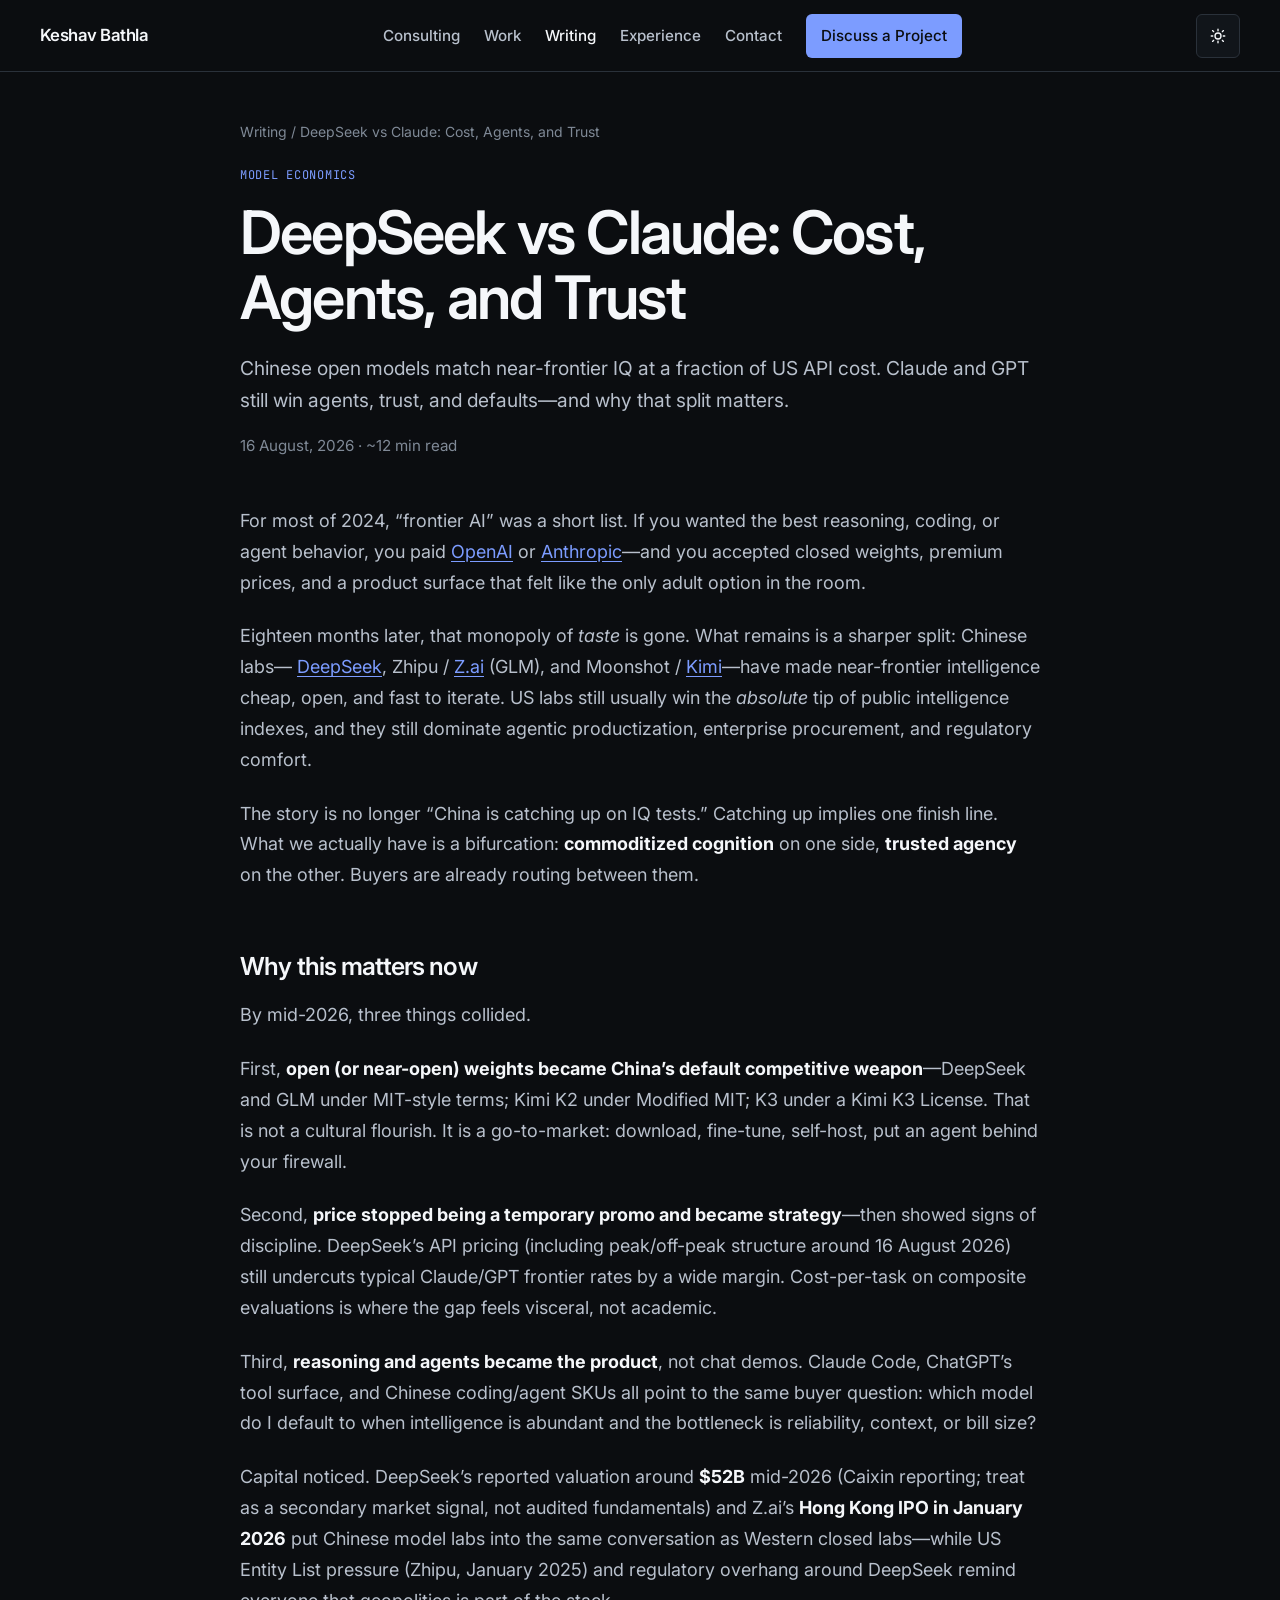
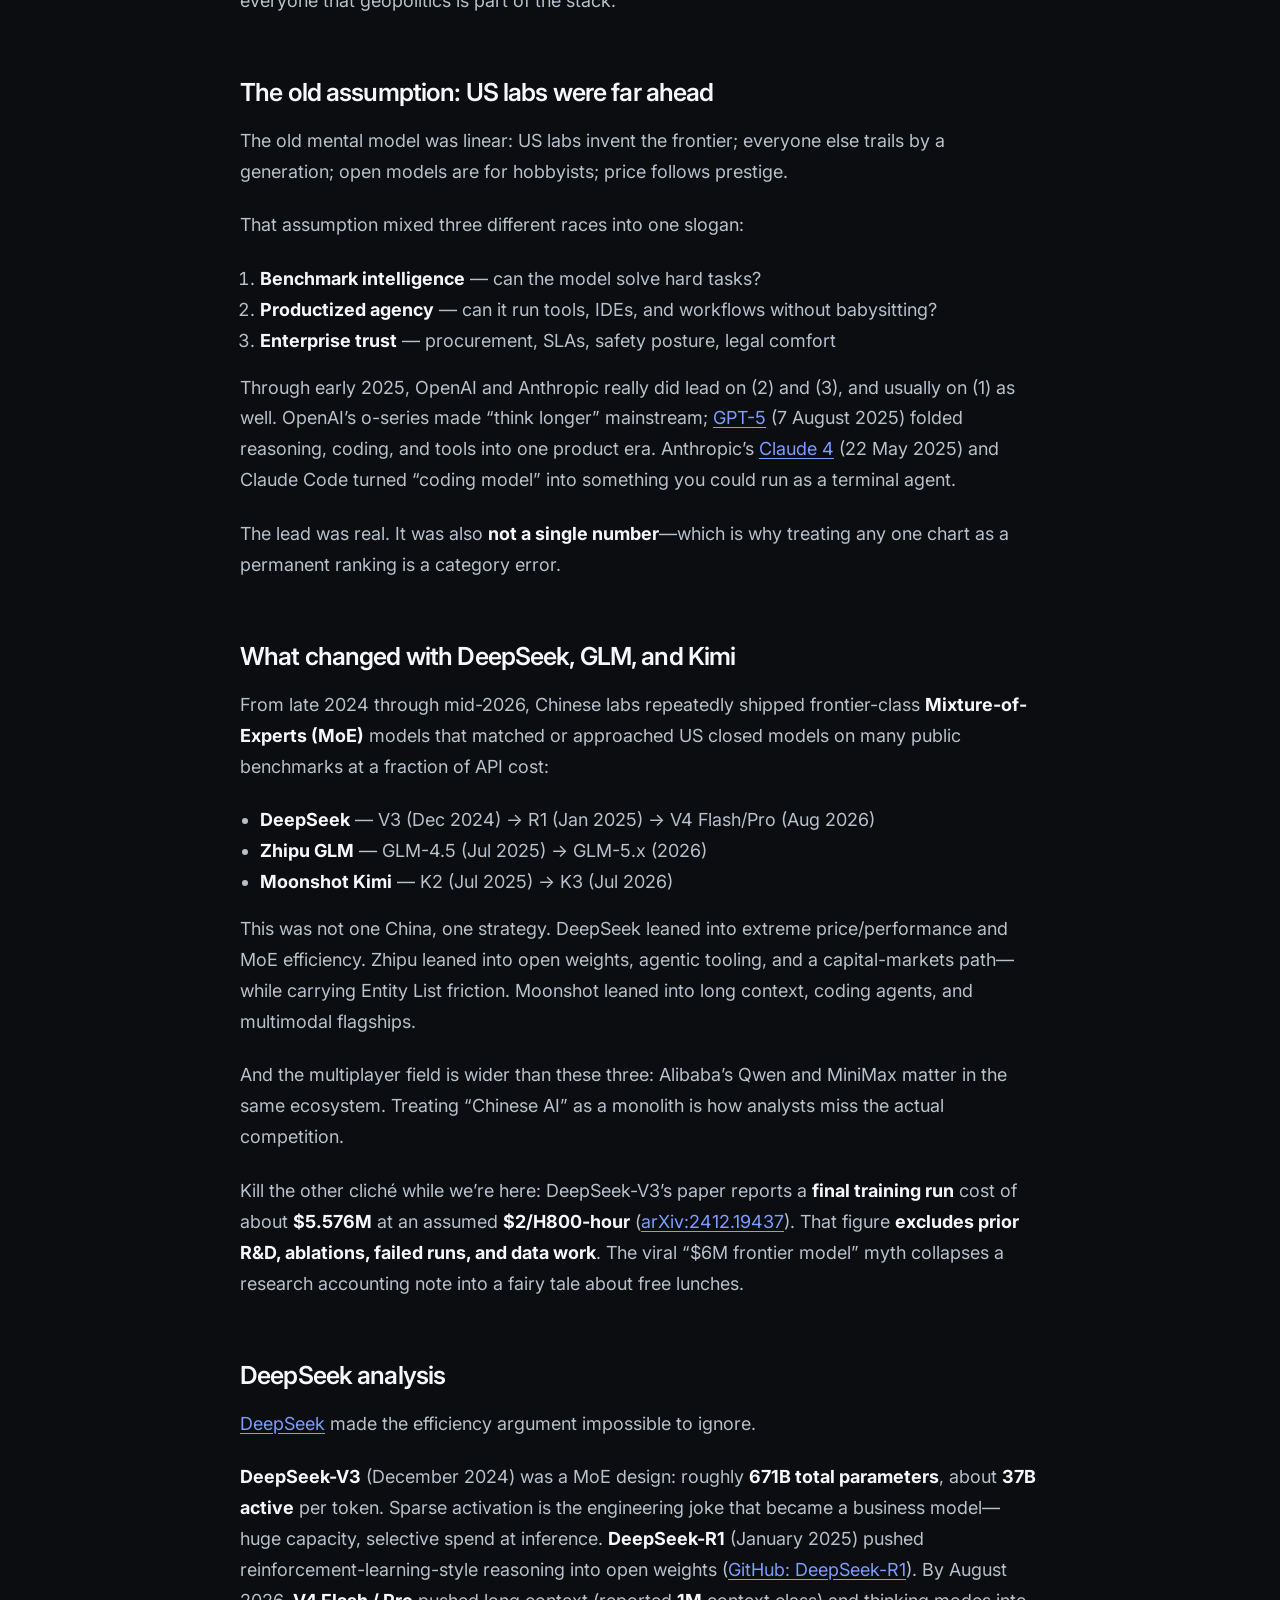
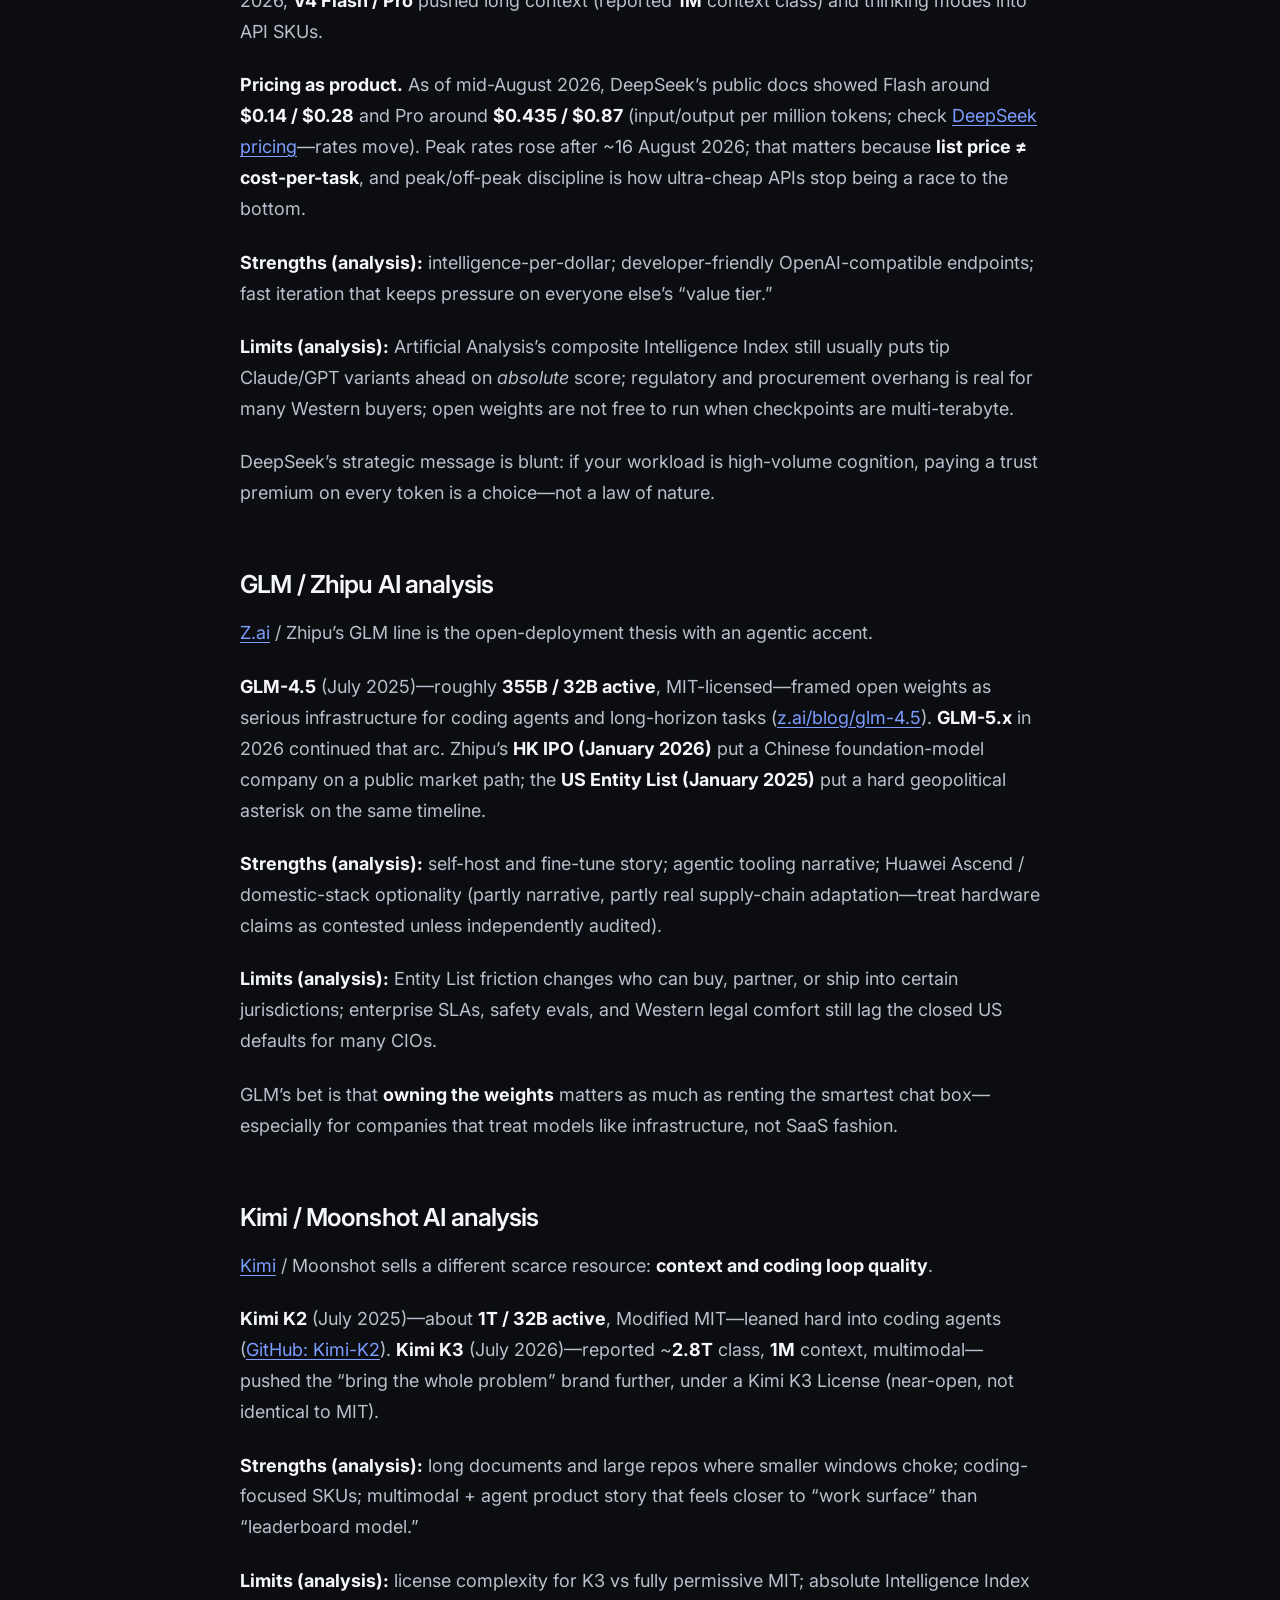
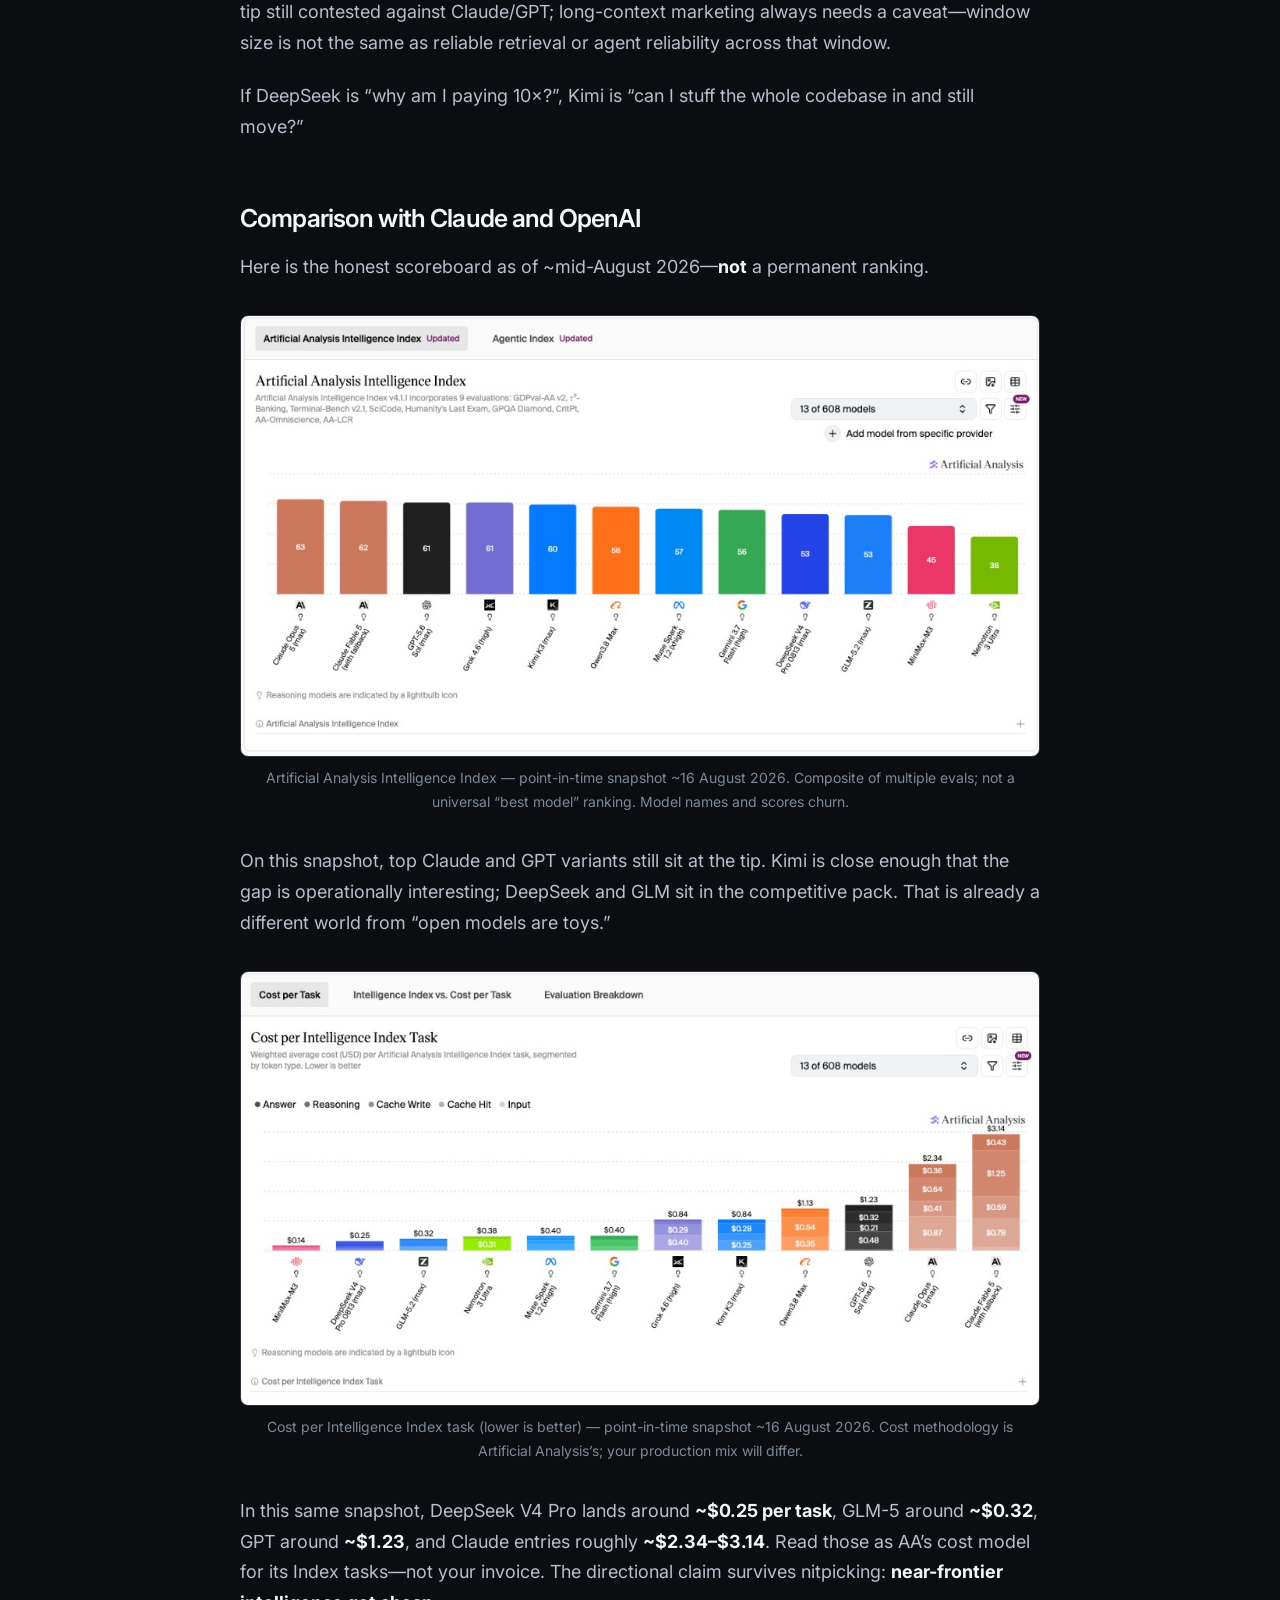
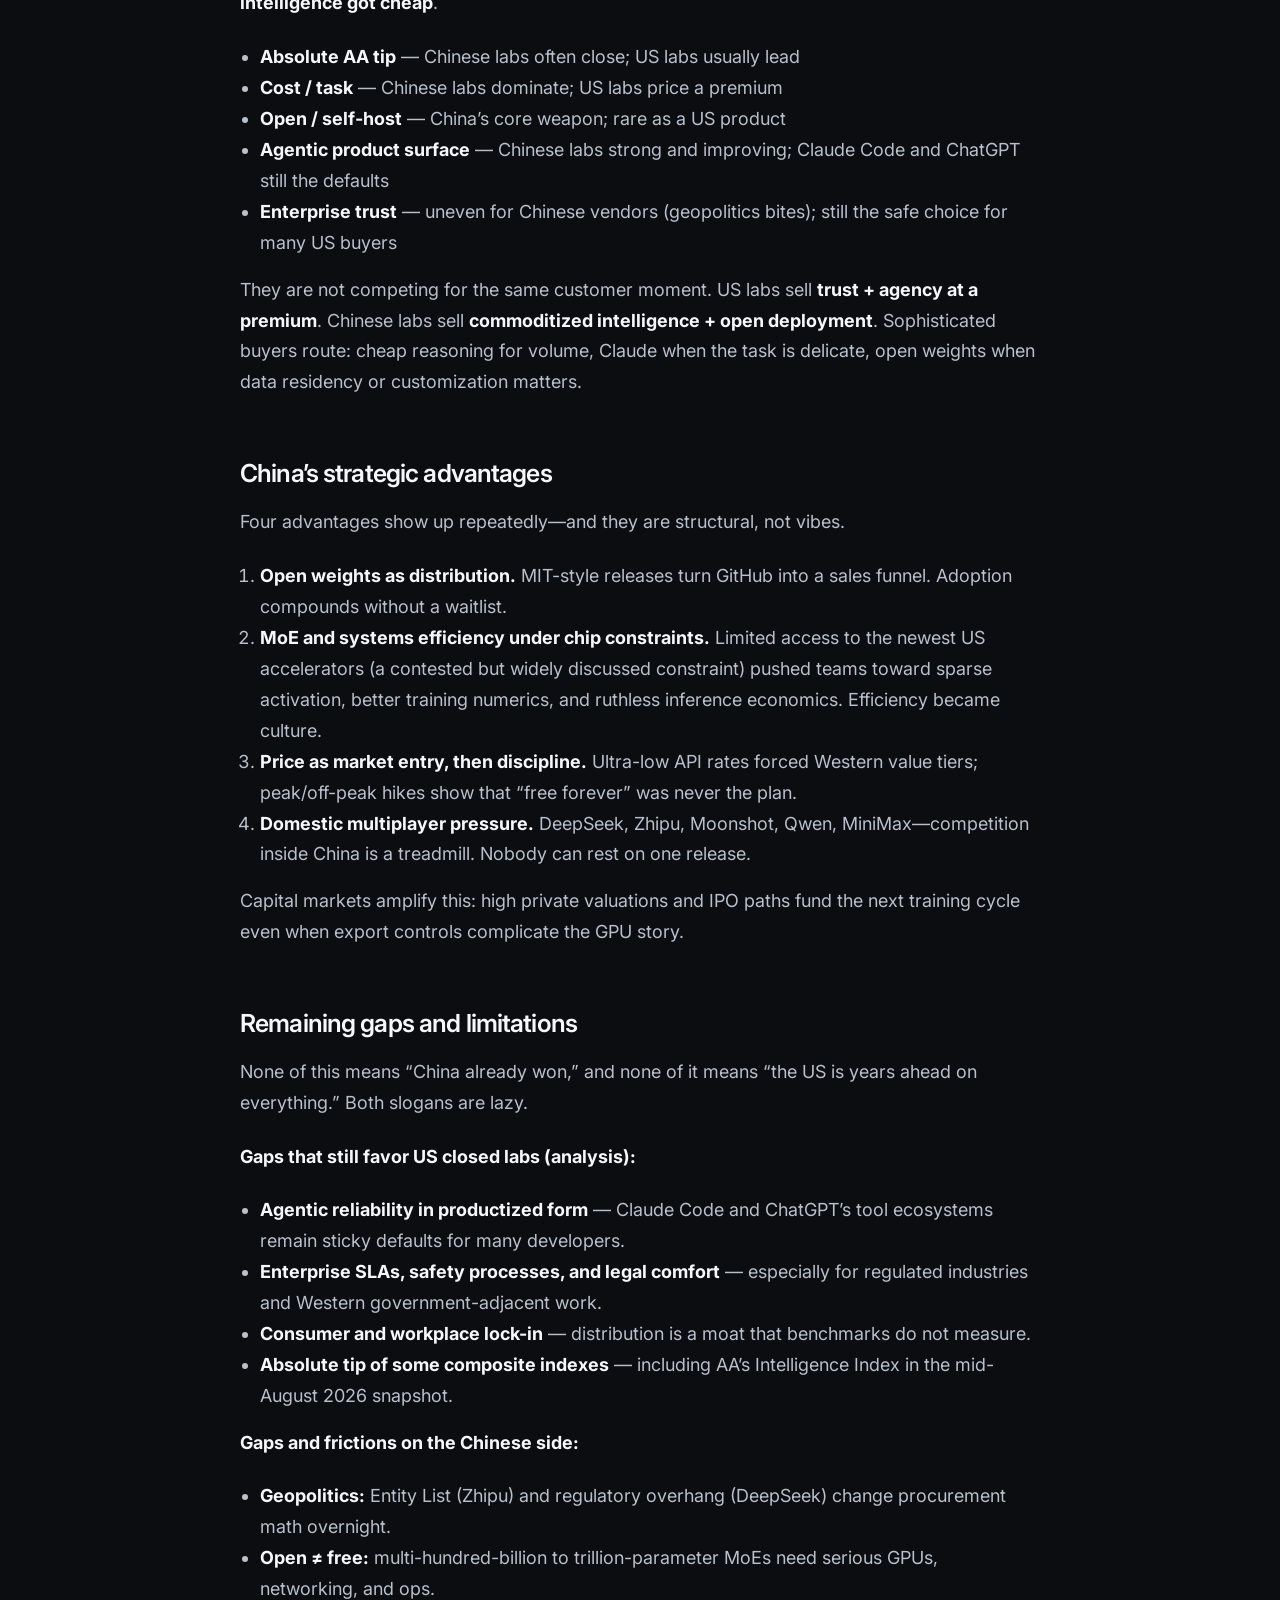
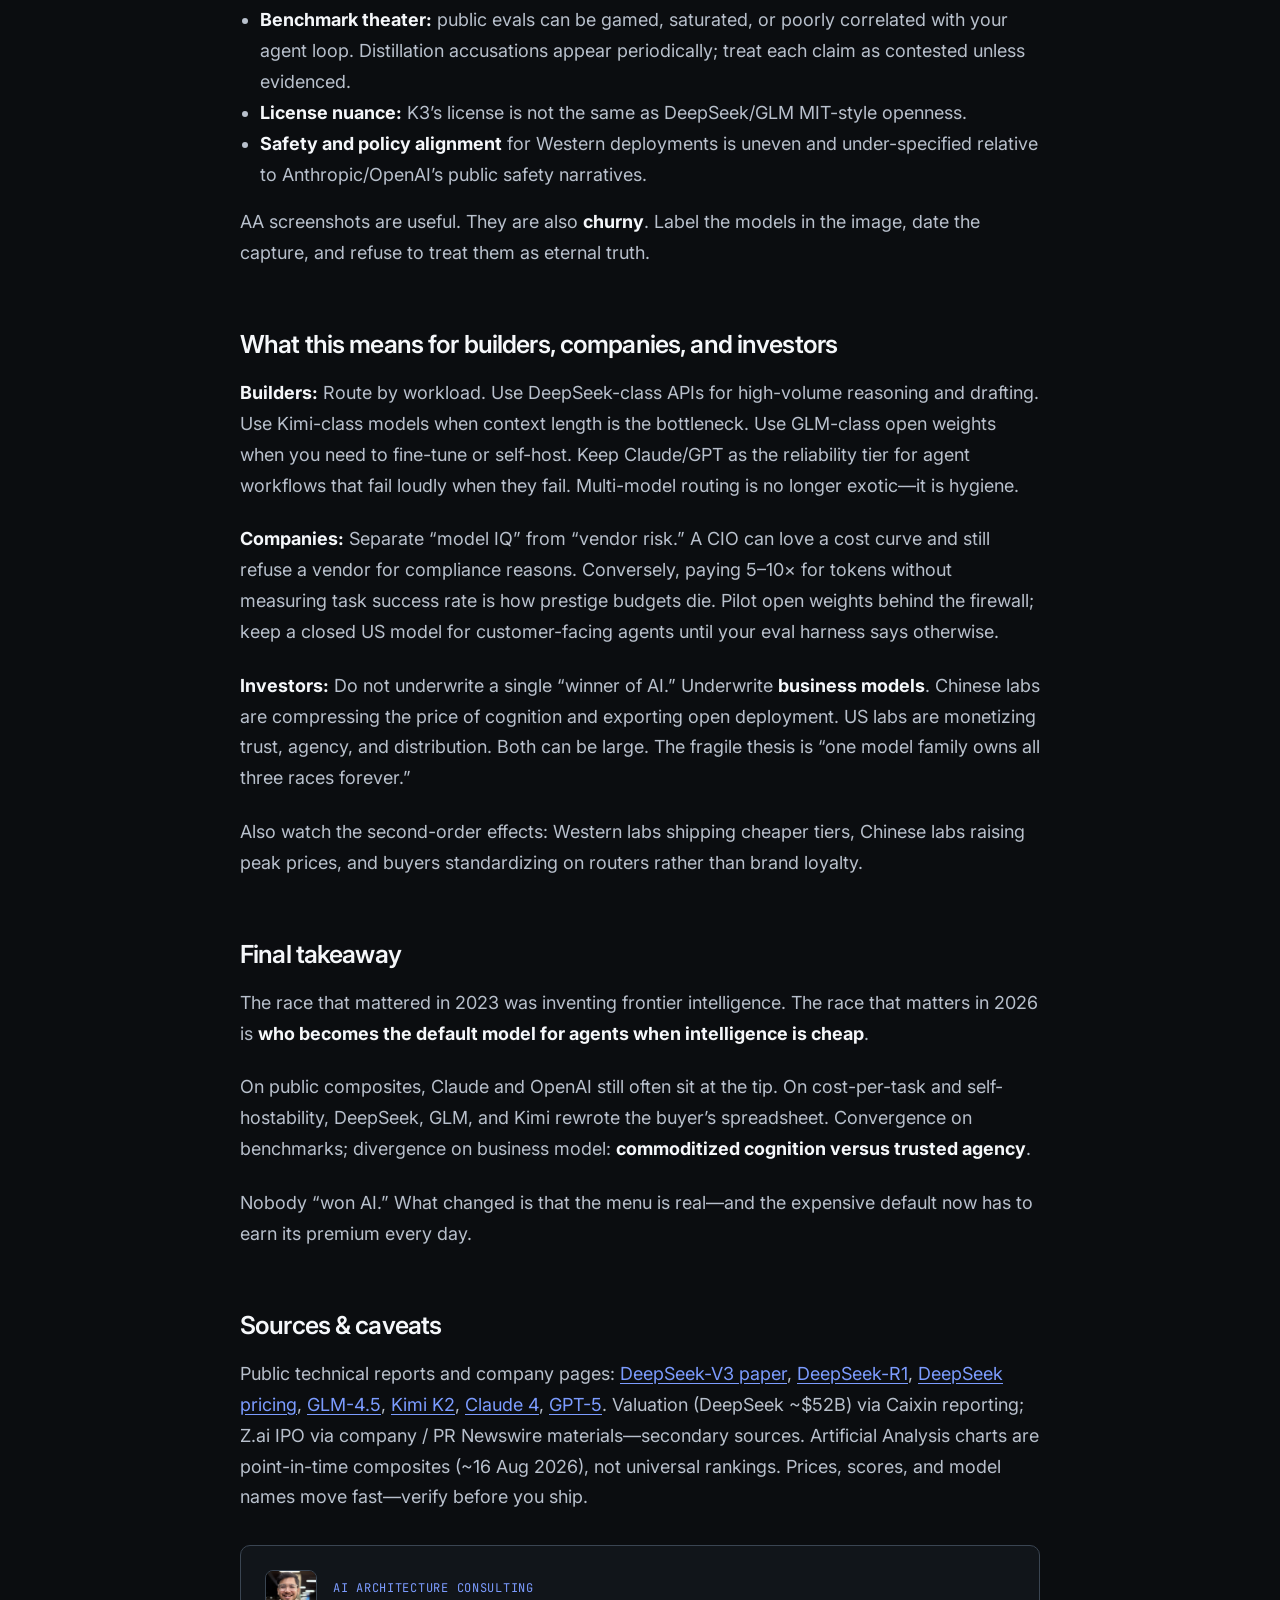
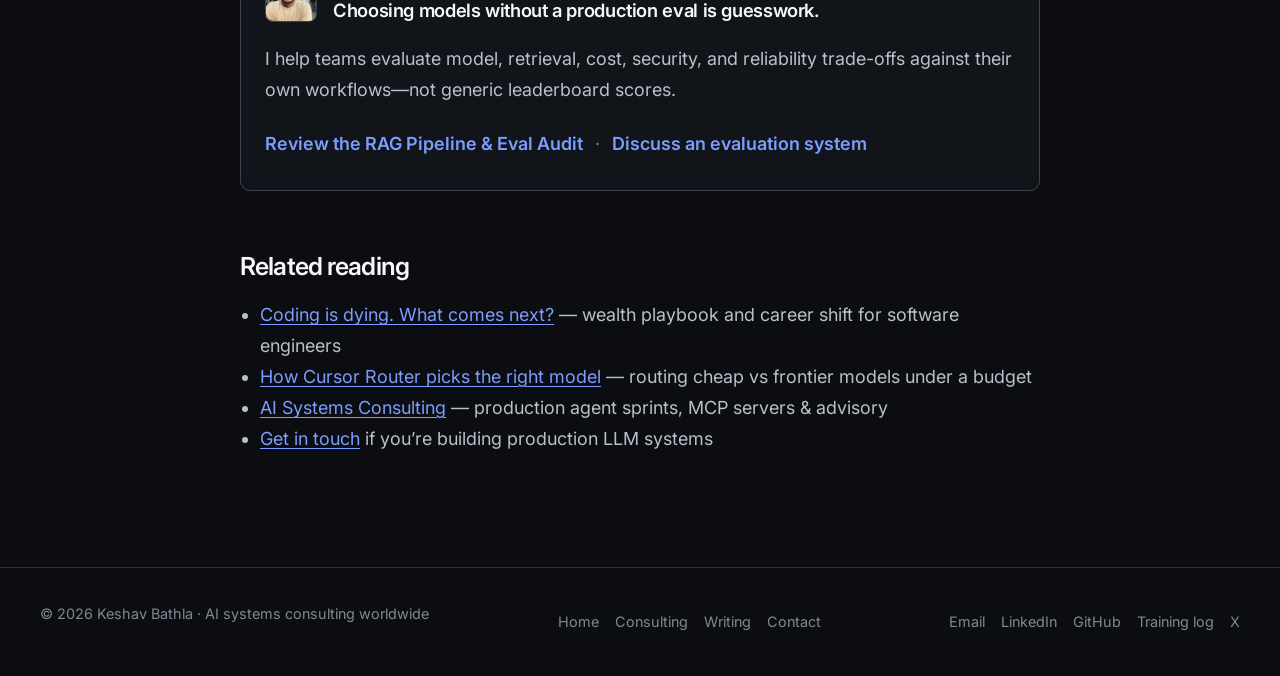
<file: blogs/chinese-ai-models-vs-us.html>
<!DOCTYPE html>
<html lang="en">
<head>
<meta charset="utf-8">
<meta name="viewport" content="width=device-width, initial-scale=1">
<script>(function(){const t=localStorage.getItem('theme')||'dark';document.documentElement.setAttribute('data-theme',t);})();</script>
<script type="text/javascript">
(function(c,l,a,r,i,t,y){
    c[a]=c[a]||function(){(c[a].q=c[a].q||[]).push(arguments)};
    function load(){
      t=l.createElement(r);t.async=1;t.src="https://www.clarity.ms/tag/"+i;
      y=l.getElementsByTagName(r)[0];y.parentNode.insertBefore(t,y);
    }
    if ('requestIdleCallback' in window) {
      window.addEventListener('load', function(){ requestIdleCallback(load, {timeout: 4000}); });
    } else {
      window.addEventListener('load', function(){ setTimeout(load, 1); });
    }
})(window, document, "clarity", "script", "ytz2ba3l73");
</script>
<link rel="canonical" href="https://import-keshav.github.io/blogs/chinese-ai-models-vs-us.html">
<link rel="preconnect" href="https://fonts.googleapis.com">
<link rel="preconnect" href="https://fonts.gstatic.com" crossorigin>
<link href="https://fonts.googleapis.com/css2?family=Inter:wght@400;500;600;700&family=JetBrains+Mono:wght@400;500&display=swap" rel="stylesheet">
<link rel="stylesheet" href="../static_files/style.css">
<title>DeepSeek vs Claude: Cost, Agents, and Trust | Keshav Bathla</title>
<meta name="description" content="A 2026 comparison of DeepSeek, GLM, Kimi, Claude and OpenAI across cost per task, agent reliability, self-hosting, and enterprise trust for teams.">
<meta name="author" content="Keshav Bathla">
<meta name="robots" content="index, follow">
<meta name="theme-color" content="#0b0d10">
<meta property="og:title" content="DeepSeek vs Claude: Cost, Agents, and Trust | Keshav Bathla">
<meta property="og:description" content="A 2026 comparison of DeepSeek, GLM, Kimi, Claude and OpenAI across cost per task, agent reliability, self-hosting, and enterprise trust for teams.">
<meta property="og:type" content="article">
<meta property="og:url" content="https://import-keshav.github.io/blogs/chinese-ai-models-vs-us.html">
<meta property="og:locale" content="en_US">
<meta property="og:image" content="https://import-keshav.github.io/static_files/og-default.jpg">
<meta property="og:image:width" content="1200">
<meta property="og:image:height" content="630">
<meta property="og:image:type" content="image/jpeg">
<meta property="og:image:alt" content="Keshav Bathla comparing DeepSeek, Claude, and OpenAI on cost, agents, and trust">
<meta property="og:site_name" content="Keshav Bathla">
<meta property="article:published_time" content="2026-08-16">
<meta property="article:modified_time" content="2026-09-20">
<meta property="article:author" content="Keshav Bathla">
<meta name="twitter:card" content="summary_large_image">
<meta name="twitter:title" content="DeepSeek vs Claude: Cost, Agents, and Trust | Keshav Bathla">
<meta name="twitter:description" content="A 2026 comparison of DeepSeek, GLM, Kimi, Claude and OpenAI across cost per task, agent reliability, self-hosting, and enterprise trust for teams.">
<meta name="twitter:image" content="https://import-keshav.github.io/static_files/og-default.jpg">
<meta name="twitter:image:alt" content="Keshav Bathla comparing DeepSeek, Claude, and OpenAI on cost, agents, and trust">
<meta name="twitter:creator" content="@import_keshav">
<meta name="twitter:site" content="@import_keshav">
<link rel="icon" href="data:image/svg+xml,%3Csvg xmlns='http://www.w3.org/2000/svg' viewBox='0 0 32 32'%3E%3Crect width='32' height='32' rx='6' fill='%237c9cff'/%3E%3Ctext x='16' y='22' text-anchor='middle' font-family='Arial' font-weight='700' font-size='18' fill='%230b0d10'%3EK%3C/text%3E%3C/svg%3E">
<script type="application/ld+json">
{
  "@context": "https://schema.org",
  "@graph": [
    {
      "@type": "WebSite",
      "@id": "https://import-keshav.github.io/#website",
      "url": "https://import-keshav.github.io/",
      "name": "Keshav Bathla",
      "inLanguage": "en",
      "publisher": {
        "@id": "https://import-keshav.github.io/#organization"
      }
    },
    {
      "@type": "Person",
      "@id": "https://import-keshav.github.io/#person",
      "name": "Keshav Bathla",
      "url": "https://import-keshav.github.io/",
      "image": "https://import-keshav.github.io/static_files/keshav-bathla.jpg"
    },
    {
      "@type": "Organization",
      "@id": "https://import-keshav.github.io/#organization",
      "name": "Keshav Bathla — AI Systems Consulting",
      "url": "https://import-keshav.github.io/",
      "logo": {
        "@type": "ImageObject",
        "url": "https://import-keshav.github.io/static_files/og-default.jpg",
        "width": 1200,
        "height": 630
      },
      "founder": { "@id": "https://import-keshav.github.io/#person" },
      "sameAs": [
        "https://github.com/import-keshav",
        "https://www.linkedin.com/in/keshav-bathla-b517a2152/",
        "https://x.com/import_keshav"
      ]
    },
    {
      "@type": "BlogPosting",
      "@id": "https://import-keshav.github.io/blogs/chinese-ai-models-vs-us.html#article",
      "url": "https://import-keshav.github.io/blogs/chinese-ai-models-vs-us.html",
      "headline": "DeepSeek vs Claude: Cost, Agents, and Trust",
      "alternativeHeadline": "Cheap Intelligence, Expensive Trust: DeepSeek, GLM & Kimi vs Claude and OpenAI",
      "description": "A 2026 comparison of DeepSeek, GLM, Kimi, Claude and OpenAI across cost per task, agent reliability, self-hosting, and enterprise trust for teams.",
      "image": {
        "@type": "ImageObject",
        "url": "https://import-keshav.github.io/static_files/og-default.jpg",
        "width": 1200,
        "height": 630
      },
      "datePublished": "2026-08-16",
      "dateModified": "2026-09-20",
      "inLanguage": "en",
      "author": {
        "@id": "https://import-keshav.github.io/#person"
      },
      "publisher": {
        "@id": "https://import-keshav.github.io/#organization"
      },
      "isPartOf": {
        "@id": "https://import-keshav.github.io/#website"
      },
      "mainEntityOfPage": {
        "@type": "WebPage",
        "@id": "https://import-keshav.github.io/blogs/chinese-ai-models-vs-us.html"
      },
      "breadcrumb": {
        "@id": "https://import-keshav.github.io/blogs/chinese-ai-models-vs-us.html#breadcrumb"
      },
      "keywords": ["DeepSeek", "GLM", "Kimi", "Claude", "OpenAI", "open weights", "AI agents", "LLM pricing"]
    },
    {
      "@type": "BreadcrumbList",
      "@id": "https://import-keshav.github.io/blogs/chinese-ai-models-vs-us.html#breadcrumb",
      "itemListElement": [
        {
          "@type": "ListItem",
          "position": 1,
          "name": "Home",
          "item": "https://import-keshav.github.io/"
        },
        {
          "@type": "ListItem",
          "position": 2,
          "name": "Writing",
          "item": "https://import-keshav.github.io/blogs/"
        },
        {
          "@type": "ListItem",
          "position": 3,
          "name": "DeepSeek vs Claude: Cost, Agents, and Trust",
          "item": "https://import-keshav.github.io/blogs/chinese-ai-models-vs-us.html"
        }
      ]
    }
  ]
}
</script>
</head>
<body>
<a class="skip-link" href="#main">Skip to content</a>
<header class="site-header">
  <div class="wrap header-inner">
    <a class="wordmark" href="/">Keshav Bathla</a>
    <nav class="nav-desktop" aria-label="Primary">
      <a href="/consulting.html">Consulting</a>
      <a href="/#work">Work</a>
      <a href="/blogs/" aria-current="page">Writing</a>
      <a href="/#experience">Experience</a>
      <a href="/#contact">Contact</a>
      <a class="nav-resume" href="../consulting.html#contact">Discuss a Project</a>
    </nav>
    <div class="header-actions">
      <details class="nav-menu" id="navMenu">
        <summary class="menu-summary" aria-label="Open menu">
          <svg viewBox="0 0 24 24" aria-hidden="true"><path d="M4 7h16M4 12h16M4 17h16"/></svg>
        </summary>
        <div class="nav-panel">
          <a href="/consulting.html">Consulting</a>
          <a href="/#work">Work</a>
          <a href="/blogs/" aria-current="page">Writing</a>
          <a href="/#experience">Experience</a>
          <a href="/#contact">Contact</a>
          <a class="nav-resume" href="../consulting.html#contact">Discuss a Project</a>
          <a href="../static_files/keshav-bathla-resume.pdf">Download Résumé</a>
        </div>
      </details>
      <button type="button" class="theme-toggle" aria-pressed="false" aria-label="Switch to light theme">
        <svg class="icon-sun" viewBox="0 0 24 24" aria-hidden="true"><circle cx="12" cy="12" r="4"/><path d="M12 3v2M12 19v2M5 12H3M21 12h-2M6.2 6.2 4.8 4.8M19.2 19.2l-1.4-1.4M6.2 17.8 4.8 19.2M19.2 4.8l-1.4 1.4"/></svg>
        <svg class="icon-moon" viewBox="0 0 24 24" aria-hidden="true"><path d="M20 14.5A8.5 8.5 0 1 1 9.5 4 7 7 0 0 0 20 14.5z"/></svg>
      </button>
    </div>
  </div>
</header>
<main id="main">
<article class="wrap blog-page">
  <p class="crumb"><a href="/blogs/">Writing</a> / DeepSeek vs Claude: Cost, Agents, and Trust</p>
  <header class="blog-header">
    <p class="eyebrow">Model economics</p>
    <h1>DeepSeek vs Claude: Cost, Agents, and Trust</h1>
    <p class="blog-subtitle">Chinese open models match near-frontier IQ at a fraction of US API cost. Claude and GPT still win agents, trust, and defaults—and why that split matters.</p>
    <p class="blog-meta">16 August, 2026 · ~12 min read</p>
  </header>
  <div class="blog-body">
    <p>
      For most of 2024, “frontier AI” was a short list. If you wanted the best reasoning,
      coding, or agent behavior, you paid
      <a href="https://openai.com" target="_blank" rel="noopener">OpenAI</a> or
      <a href="https://www.anthropic.com" target="_blank" rel="noopener">Anthropic</a>—and you
      accepted closed weights, premium prices, and a product surface that felt like the only
      adult option in the room.
    </p>
    <p>
      Eighteen months later, that monopoly of <em>taste</em> is gone. What remains is a sharper
      split: Chinese labs—
      <a href="https://www.deepseek.com" target="_blank" rel="noopener">DeepSeek</a>,
      Zhipu /
      <a href="https://z.ai" target="_blank" rel="noopener">Z.ai</a> (GLM), and Moonshot /
      <a href="https://www.kimi.com" target="_blank" rel="noopener">Kimi</a>—have made
      near-frontier intelligence cheap, open, and fast to iterate. US labs still usually win
      the <em>absolute</em> tip of public intelligence indexes, and they still dominate agentic
      productization, enterprise procurement, and regulatory comfort.
    </p>
    <p>
      The story is no longer “China is catching up on IQ tests.” Catching up implies one finish
      line. What we actually have is a bifurcation: <strong>commoditized cognition</strong> on
      one side, <strong>trusted agency</strong> on the other. Buyers are already routing between them.
    </p>

    <h2>Why this matters now</h2>
    <p>By mid-2026, three things collided.</p>
    <p>
      First, <strong>open (or near-open) weights became China’s default competitive weapon</strong>—DeepSeek
      and GLM under MIT-style terms; Kimi K2 under Modified MIT; K3 under a Kimi K3 License.
      That is not a cultural flourish. It is a go-to-market: download, fine-tune, self-host,
      put an agent behind your firewall.
    </p>
    <p>
      Second, <strong>price stopped being a temporary promo and became strategy</strong>—then showed
      signs of discipline. DeepSeek’s API pricing (including peak/off-peak structure around
      16 August 2026) still undercuts typical Claude/GPT frontier rates by a wide margin.
      Cost-per-task on composite evaluations is where the gap feels visceral, not academic.
    </p>
    <p>
      Third, <strong>reasoning and agents became the product</strong>, not chat demos. Claude Code,
      ChatGPT’s tool surface, and Chinese coding/agent SKUs all point to the same buyer question:
      which model do I default to when intelligence is abundant and the bottleneck is reliability,
      context, or bill size?
    </p>
    <p>
      Capital noticed. DeepSeek’s reported valuation around <strong>$52B</strong> mid-2026
      (Caixin reporting; treat as a secondary market signal, not audited fundamentals) and Z.ai’s
      <strong>Hong Kong IPO in January 2026</strong> put Chinese model labs into the same conversation
      as Western closed labs—while US Entity List pressure (Zhipu, January 2025) and regulatory
      overhang around DeepSeek remind everyone that geopolitics is part of the stack.
    </p>

    <h2>The old assumption: US labs were far ahead</h2>
    <p>
      The old mental model was linear: US labs invent the frontier; everyone else trails by a
      generation; open models are for hobbyists; price follows prestige.
    </p>
    <p>That assumption mixed three different races into one slogan:</p>
    <ol>
      <li><strong>Benchmark intelligence</strong> — can the model solve hard tasks?</li>
      <li><strong>Productized agency</strong> — can it run tools, IDEs, and workflows without babysitting?</li>
      <li><strong>Enterprise trust</strong> — procurement, SLAs, safety posture, legal comfort</li>
    </ol>
    <p>
      Through early 2025, OpenAI and Anthropic really did lead on (2) and (3), and usually on (1)
      as well. OpenAI’s o-series made “think longer” mainstream;
      <a href="https://openai.com/index/introducing-gpt-5/" target="_blank" rel="noopener">GPT-5</a>
      (7 August 2025) folded reasoning, coding, and tools into one product era. Anthropic’s
      <a href="https://www.anthropic.com/news/claude-4" target="_blank" rel="noopener">Claude 4</a>
      (22 May 2025) and Claude Code turned “coding model” into something you could run as a
      terminal agent.
    </p>
    <p>
      The lead was real. It was also <strong>not a single number</strong>—which is why treating any
      one chart as a permanent ranking is a category error.
    </p>

    <h2>What changed with DeepSeek, GLM, and Kimi</h2>
    <p>
      From late 2024 through mid-2026, Chinese labs repeatedly shipped frontier-class
      <strong>Mixture-of-Experts (MoE)</strong> models that matched or approached US closed models
      on many public benchmarks at a fraction of API cost:
    </p>
    <ul>
      <li><strong>DeepSeek</strong> — V3 (Dec 2024) → R1 (Jan 2025) → V4 Flash/Pro (Aug 2026)</li>
      <li><strong>Zhipu GLM</strong> — GLM-4.5 (Jul 2025) → GLM-5.x (2026)</li>
      <li><strong>Moonshot Kimi</strong> — K2 (Jul 2025) → K3 (Jul 2026)</li>
    </ul>
    <p>
      This was not one China, one strategy. DeepSeek leaned into extreme price/performance and MoE
      efficiency. Zhipu leaned into open weights, agentic tooling, and a capital-markets path—while
      carrying Entity List friction. Moonshot leaned into long context, coding agents, and multimodal
      flagships.
    </p>
    <p>
      And the multiplayer field is wider than these three: Alibaba’s Qwen and MiniMax matter in the
      same ecosystem. Treating “Chinese AI” as a monolith is how analysts miss the actual competition.
    </p>
    <p>
      Kill the other cliché while we’re here: DeepSeek-V3’s paper reports a
      <strong>final training run</strong> cost of about <strong>$5.576M</strong> at an assumed
      <strong>$2/H800-hour</strong>
      (<a href="https://arxiv.org/abs/2412.19437" target="_blank" rel="noopener">arXiv:2412.19437</a>).
      That figure <strong>excludes prior R&amp;D, ablations, failed runs, and data work</strong>.
      The viral “$6M frontier model” myth collapses a research accounting note into a fairy tale
      about free lunches.
    </p>

    <h2>DeepSeek analysis</h2>
    <p>
      <a href="https://www.deepseek.com" target="_blank" rel="noopener">DeepSeek</a> made the
      efficiency argument impossible to ignore.
    </p>
    <p>
      <strong>DeepSeek-V3</strong> (December 2024) was a MoE design: roughly
      <strong>671B total parameters</strong>, about <strong>37B active</strong> per token.
      Sparse activation is the engineering joke that became a business model—huge capacity,
      selective spend at inference.
      <strong>DeepSeek-R1</strong> (January 2025) pushed reinforcement-learning-style reasoning
      into open weights
      (<a href="https://github.com/deepseek-ai/DeepSeek-R1" target="_blank" rel="noopener">GitHub: DeepSeek-R1</a>).
      By August 2026, <strong>V4 Flash / Pro</strong> pushed long context (reported
      <strong>1M</strong> context class) and thinking modes into API SKUs.
    </p>
    <p>
      <strong>Pricing as product.</strong> As of mid-August 2026, DeepSeek’s public docs showed
      Flash around <strong>$0.14 / $0.28</strong> and Pro around <strong>$0.435 / $0.87</strong>
      (input/output per million tokens; check
      <a href="https://api-docs.deepseek.com/quick_start/pricing" target="_blank" rel="noopener">DeepSeek pricing</a>—rates
      move). Peak rates rose after ~16 August 2026; that matters because
      <strong>list price ≠ cost-per-task</strong>, and peak/off-peak discipline is how ultra-cheap
      APIs stop being a race to the bottom.
    </p>
    <p>
      <strong>Strengths (analysis):</strong> intelligence-per-dollar; developer-friendly
      OpenAI-compatible endpoints; fast iteration that keeps pressure on everyone else’s “value tier.”
    </p>
    <p>
      <strong>Limits (analysis):</strong> Artificial Analysis’s composite Intelligence Index still
      usually puts tip Claude/GPT variants ahead on <em>absolute</em> score; regulatory and
      procurement overhang is real for many Western buyers; open weights are not free to run when
      checkpoints are multi-terabyte.
    </p>
    <p>
      DeepSeek’s strategic message is blunt: if your workload is high-volume cognition, paying a
      trust premium on every token is a choice—not a law of nature.
    </p>

    <h2>GLM / Zhipu AI analysis</h2>
    <p>
      <a href="https://z.ai" target="_blank" rel="noopener">Z.ai</a> / Zhipu’s GLM line is the
      open-deployment thesis with an agentic accent.
    </p>
    <p>
      <strong>GLM-4.5</strong> (July 2025)—roughly <strong>355B / 32B active</strong>,
      MIT-licensed—framed open weights as serious infrastructure for coding agents and long-horizon
      tasks
      (<a href="https://z.ai/blog/glm-4.5" target="_blank" rel="noopener">z.ai/blog/glm-4.5</a>).
      <strong>GLM-5.x</strong> in 2026 continued that arc. Zhipu’s
      <strong>HK IPO (January 2026)</strong> put a Chinese foundation-model company on a public
      market path; the <strong>US Entity List (January 2025)</strong> put a hard geopolitical
      asterisk on the same timeline.
    </p>
    <p>
      <strong>Strengths (analysis):</strong> self-host and fine-tune story; agentic tooling
      narrative; Huawei Ascend / domestic-stack optionality (partly narrative, partly real
      supply-chain adaptation—treat hardware claims as contested unless independently audited).
    </p>
    <p>
      <strong>Limits (analysis):</strong> Entity List friction changes who can buy, partner, or
      ship into certain jurisdictions; enterprise SLAs, safety evals, and Western legal comfort
      still lag the closed US defaults for many CIOs.
    </p>
    <p>
      GLM’s bet is that <strong>owning the weights</strong> matters as much as renting the smartest
      chat box—especially for companies that treat models like infrastructure, not SaaS fashion.
    </p>

    <h2>Kimi / Moonshot AI analysis</h2>
    <p>
      <a href="https://www.kimi.com" target="_blank" rel="noopener">Kimi</a> / Moonshot sells a
      different scarce resource: <strong>context and coding loop quality</strong>.
    </p>
    <p>
      <strong>Kimi K2</strong> (July 2025)—about <strong>1T / 32B active</strong>, Modified
      MIT—leaned hard into coding agents
      (<a href="https://github.com/MoonshotAI/Kimi-K2" target="_blank" rel="noopener">GitHub: Kimi-K2</a>).
      <strong>Kimi K3</strong> (July 2026)—reported ~<strong>2.8T</strong> class,
      <strong>1M</strong> context, multimodal—pushed the “bring the whole problem” brand further,
      under a Kimi K3 License (near-open, not identical to MIT).
    </p>
    <p>
      <strong>Strengths (analysis):</strong> long documents and large repos where smaller windows
      choke; coding-focused SKUs; multimodal + agent product story that feels closer to “work surface”
      than “leaderboard model.”
    </p>
    <p>
      <strong>Limits (analysis):</strong> license complexity for K3 vs fully permissive MIT;
      absolute Intelligence Index tip still contested against Claude/GPT; long-context marketing
      always needs a caveat—window size is not the same as reliable retrieval or agent reliability
      across that window.
    </p>
    <p>
      If DeepSeek is “why am I paying 10×?”, Kimi is “can I stuff the whole codebase in and still move?”
    </p>

    <h2>Comparison with Claude and OpenAI</h2>
    <p>
      Here is the honest scoreboard as of ~mid-August 2026—<strong>not</strong> a permanent ranking.
    </p>

    <figure class="blog-figure">
      <img src="../static_files/blog/chinese-models-intelligence-index.png" alt="Artificial Analysis Intelligence Index comparing Claude, GPT, Kimi, DeepSeek, and GLM models" loading="eager" fetchpriority="high" width="1024" height="564">
      <figcaption>
        Artificial Analysis Intelligence Index — point-in-time snapshot ~16 August 2026.
        Composite of multiple evals; not a universal “best model” ranking. Model names and scores churn.
      </figcaption>
    </figure>

    <p>
      On this snapshot, top Claude and GPT variants still sit at the tip. Kimi is close enough that
      the gap is operationally interesting; DeepSeek and GLM sit in the competitive pack. That is
      already a different world from “open models are toys.”
    </p>

    <figure class="blog-figure">
      <img src="../static_files/blog/chinese-models-cost-per-task.png" alt="Cost per Artificial Analysis Intelligence Index task for DeepSeek, GLM, GPT, and Claude" loading="lazy" width="1024" height="555">
      <figcaption>
        Cost per Intelligence Index task (lower is better) — point-in-time snapshot ~16 August 2026.
        Cost methodology is Artificial Analysis’s; your production mix will differ.
      </figcaption>
    </figure>

    <p>
      In this same snapshot, DeepSeek V4 Pro lands around <strong>~$0.25 per task</strong>,
      GLM-5 around <strong>~$0.32</strong>, GPT around <strong>~$1.23</strong>, and Claude entries
      roughly <strong>~$2.34–$3.14</strong>. Read those as AA’s cost model for its Index tasks—not
      your invoice. The directional claim survives nitpicking:
      <strong>near-frontier intelligence got cheap</strong>.
    </p>
    <ul>
      <li><strong>Absolute AA tip</strong> — Chinese labs often close; US labs usually lead</li>
      <li><strong>Cost / task</strong> — Chinese labs dominate; US labs price a premium</li>
      <li><strong>Open / self-host</strong> — China’s core weapon; rare as a US product</li>
      <li><strong>Agentic product surface</strong> — Chinese labs strong and improving; Claude Code and ChatGPT still the defaults</li>
      <li><strong>Enterprise trust</strong> — uneven for Chinese vendors (geopolitics bites); still the safe choice for many US buyers</li>
    </ul>
    <p>
      They are not competing for the same customer moment. US labs sell
      <strong>trust + agency at a premium</strong>. Chinese labs sell
      <strong>commoditized intelligence + open deployment</strong>. Sophisticated buyers route:
      cheap reasoning for volume, Claude when the task is delicate, open weights when data
      residency or customization matters.
    </p>

    <h2>China’s strategic advantages</h2>
    <p>Four advantages show up repeatedly—and they are structural, not vibes.</p>
    <ol>
      <li>
        <strong>Open weights as distribution.</strong> MIT-style releases turn GitHub into a sales
        funnel. Adoption compounds without a waitlist.
      </li>
      <li>
        <strong>MoE and systems efficiency under chip constraints.</strong> Limited access to the
        newest US accelerators (a contested but widely discussed constraint) pushed teams toward
        sparse activation, better training numerics, and ruthless inference economics. Efficiency
        became culture.
      </li>
      <li>
        <strong>Price as market entry, then discipline.</strong> Ultra-low API rates forced Western
        value tiers; peak/off-peak hikes show that “free forever” was never the plan.
      </li>
      <li>
        <strong>Domestic multiplayer pressure.</strong> DeepSeek, Zhipu, Moonshot, Qwen,
        MiniMax—competition inside China is a treadmill. Nobody can rest on one release.
      </li>
    </ol>
    <p>
      Capital markets amplify this: high private valuations and IPO paths fund the next training
      cycle even when export controls complicate the GPU story.
    </p>

    <h2>Remaining gaps and limitations</h2>
    <p>
      None of this means “China already won,” and none of it means “the US is years ahead on
      everything.” Both slogans are lazy.
    </p>
    <p><strong>Gaps that still favor US closed labs (analysis):</strong></p>
    <ul>
      <li><strong>Agentic reliability in productized form</strong> — Claude Code and ChatGPT’s tool ecosystems remain sticky defaults for many developers.</li>
      <li><strong>Enterprise SLAs, safety processes, and legal comfort</strong> — especially for regulated industries and Western government-adjacent work.</li>
      <li><strong>Consumer and workplace lock-in</strong> — distribution is a moat that benchmarks do not measure.</li>
      <li><strong>Absolute tip of some composite indexes</strong> — including AA’s Intelligence Index in the mid-August 2026 snapshot.</li>
    </ul>
    <p><strong>Gaps and frictions on the Chinese side:</strong></p>
    <ul>
      <li><strong>Geopolitics:</strong> Entity List (Zhipu) and regulatory overhang (DeepSeek) change procurement math overnight.</li>
      <li><strong>Open ≠ free:</strong> multi-hundred-billion to trillion-parameter MoEs need serious GPUs, networking, and ops.</li>
      <li><strong>Benchmark theater:</strong> public evals can be gamed, saturated, or poorly correlated with your agent loop. Distillation accusations appear periodically; treat each claim as contested unless evidenced.</li>
      <li><strong>License nuance:</strong> K3’s license is not the same as DeepSeek/GLM MIT-style openness.</li>
      <li><strong>Safety and policy alignment</strong> for Western deployments is uneven and under-specified relative to Anthropic/OpenAI’s public safety narratives.</li>
    </ul>
    <p>
      AA screenshots are useful. They are also <strong>churny</strong>. Label the models in the
      image, date the capture, and refuse to treat them as eternal truth.
    </p>

    <h2>What this means for builders, companies, and investors</h2>
    <p>
      <strong>Builders:</strong> Route by workload. Use DeepSeek-class APIs for high-volume
      reasoning and drafting. Use Kimi-class models when context length is the bottleneck. Use
      GLM-class open weights when you need to fine-tune or self-host. Keep Claude/GPT as the
      reliability tier for agent workflows that fail loudly when they fail. Multi-model routing
      is no longer exotic—it is hygiene.
    </p>
    <p>
      <strong>Companies:</strong> Separate “model IQ” from “vendor risk.” A CIO can love a cost
      curve and still refuse a vendor for compliance reasons. Conversely, paying 5–10× for tokens
      without measuring task success rate is how prestige budgets die. Pilot open weights behind
      the firewall; keep a closed US model for customer-facing agents until your eval harness says
      otherwise.
    </p>
    <p>
      <strong>Investors:</strong> Do not underwrite a single “winner of AI.” Underwrite
      <strong>business models</strong>. Chinese labs are compressing the price of cognition and
      exporting open deployment. US labs are monetizing trust, agency, and distribution. Both can
      be large. The fragile thesis is “one model family owns all three races forever.”
    </p>
    <p>
      Also watch the second-order effects: Western labs shipping cheaper tiers, Chinese labs
      raising peak prices, and buyers standardizing on routers rather than brand loyalty.
    </p>

    <h2>Final takeaway</h2>
    <p>
      The race that mattered in 2023 was inventing frontier intelligence. The race that matters
      in 2026 is <strong>who becomes the default model for agents when intelligence is cheap</strong>.
    </p>
    <p>
      On public composites, Claude and OpenAI still often sit at the tip. On cost-per-task and
      self-hostability, DeepSeek, GLM, and Kimi rewrote the buyer’s spreadsheet. Convergence on
      benchmarks; divergence on business model: <strong>commoditized cognition versus trusted agency</strong>.
    </p>
    <p>
      Nobody “won AI.” What changed is that the menu is real—and the expensive default now has
      to earn its premium every day.
    </p>

    <h2>Sources &amp; caveats</h2>
    <p>
      Public technical reports and company pages:
      <a href="https://arxiv.org/abs/2412.19437" target="_blank" rel="noopener">DeepSeek-V3 paper</a>,
      <a href="https://github.com/deepseek-ai/DeepSeek-R1" target="_blank" rel="noopener">DeepSeek-R1</a>,
      <a href="https://api-docs.deepseek.com/quick_start/pricing" target="_blank" rel="noopener">DeepSeek pricing</a>,
      <a href="https://z.ai/blog/glm-4.5" target="_blank" rel="noopener">GLM-4.5</a>,
      <a href="https://github.com/MoonshotAI/Kimi-K2" target="_blank" rel="noopener">Kimi K2</a>,
      <a href="https://www.anthropic.com/news/claude-4" target="_blank" rel="noopener">Claude 4</a>,
      <a href="https://openai.com/index/introducing-gpt-5/" target="_blank" rel="noopener">GPT-5</a>.
      Valuation (DeepSeek ~$52B) via Caixin reporting; Z.ai IPO via company / PR Newswire
      materials—secondary sources. Artificial Analysis charts are point-in-time composites
      (~16 Aug 2026), not universal rankings. Prices, scores, and model names move fast—verify
      before you ship.
    </p>

    <aside class="author-cta" aria-labelledby="model-strategy-cta">
      <div class="author-cta-header">
        <picture>
          <source srcset="../static_files/keshav-bathla.webp" type="image/webp">
          <img class="author-avatar" src="../static_files/keshav-bathla.jpg" alt="Keshav Bathla" width="52" height="52" loading="lazy">
        </picture>
        <div>
          <p class="eyebrow">AI architecture consulting</p>
          <h3 id="model-strategy-cta">Choosing models without a production eval is guesswork.</h3>
        </div>
      </div>
      <p>
        I help teams evaluate model, retrieval, cost, security, and reliability trade-offs
        against their own workflows—not generic leaderboard scores.
      </p>
      <p class="author-cta-links">
        <a href="../consulting.html#rag-audit">Review the RAG Pipeline &amp; Eval Audit</a>
        · <a href="mailto:keshavbathla2017@gmail.com?subject=Consulting%20Inquiry%3A%20Model%20and%20RAG%20Evaluation&amp;body=Company%20%2F%20Website%3A%0ATime%20zone%20%2F%20City%3A%0AWhat%20are%20you%20building%20%26%20target%20outcome%3A%0ATarget%20timing%3A%0AApproximate%20budget%3A">
          Discuss an evaluation system
        </a>
      </p>
    </aside>

    <h2>Related reading</h2>
    <ul>
      <li><a href="coding-is-dying-what-comes-next.html">Coding is dying. What comes next?</a> — wealth playbook and career shift for software engineers</li>
      <li><a href="how-cursor-router-works.html">How Cursor Router picks the right model</a> — routing cheap vs frontier models under a budget</li>
      <li><a href="/consulting.html">AI Systems Consulting</a> — production agent sprints, MCP servers &amp; advisory</li>
      <li><a href="../consulting.html#contact">Get in touch</a> if you’re building production LLM systems</li>
    </ul>
  </div>
</article>
</main>
<footer class="site-footer">
  <div class="wrap footer-inner">
    <p>© 2026 Keshav Bathla · AI systems consulting worldwide</p>
    <nav class="footer-links" aria-label="Site">
      <a href="/">Home</a>
      <a href="/consulting.html">Consulting</a>
      <a href="/blogs/" aria-current="page">Writing</a>
      <a href="/#contact">Contact</a>
    </nav>
    <nav class="footer-links" aria-label="Social">
      <a href="mailto:keshavbathla2017@gmail.com">Email</a>
      <a href="https://www.linkedin.com/in/keshav-bathla-b517a2152/" rel="me noopener">LinkedIn</a>
      <a href="https://github.com/import-keshav" rel="me noopener">GitHub</a>
      <a href="https://keshav-harness.github.io/" rel="noopener">Training log</a>
      <a href="https://x.com/import_keshav" rel="me noopener">X</a>
    </nav>
  </div>
</footer>
<script src="../static_files/portfolio.js"></script>
</body>
</html>
</file>
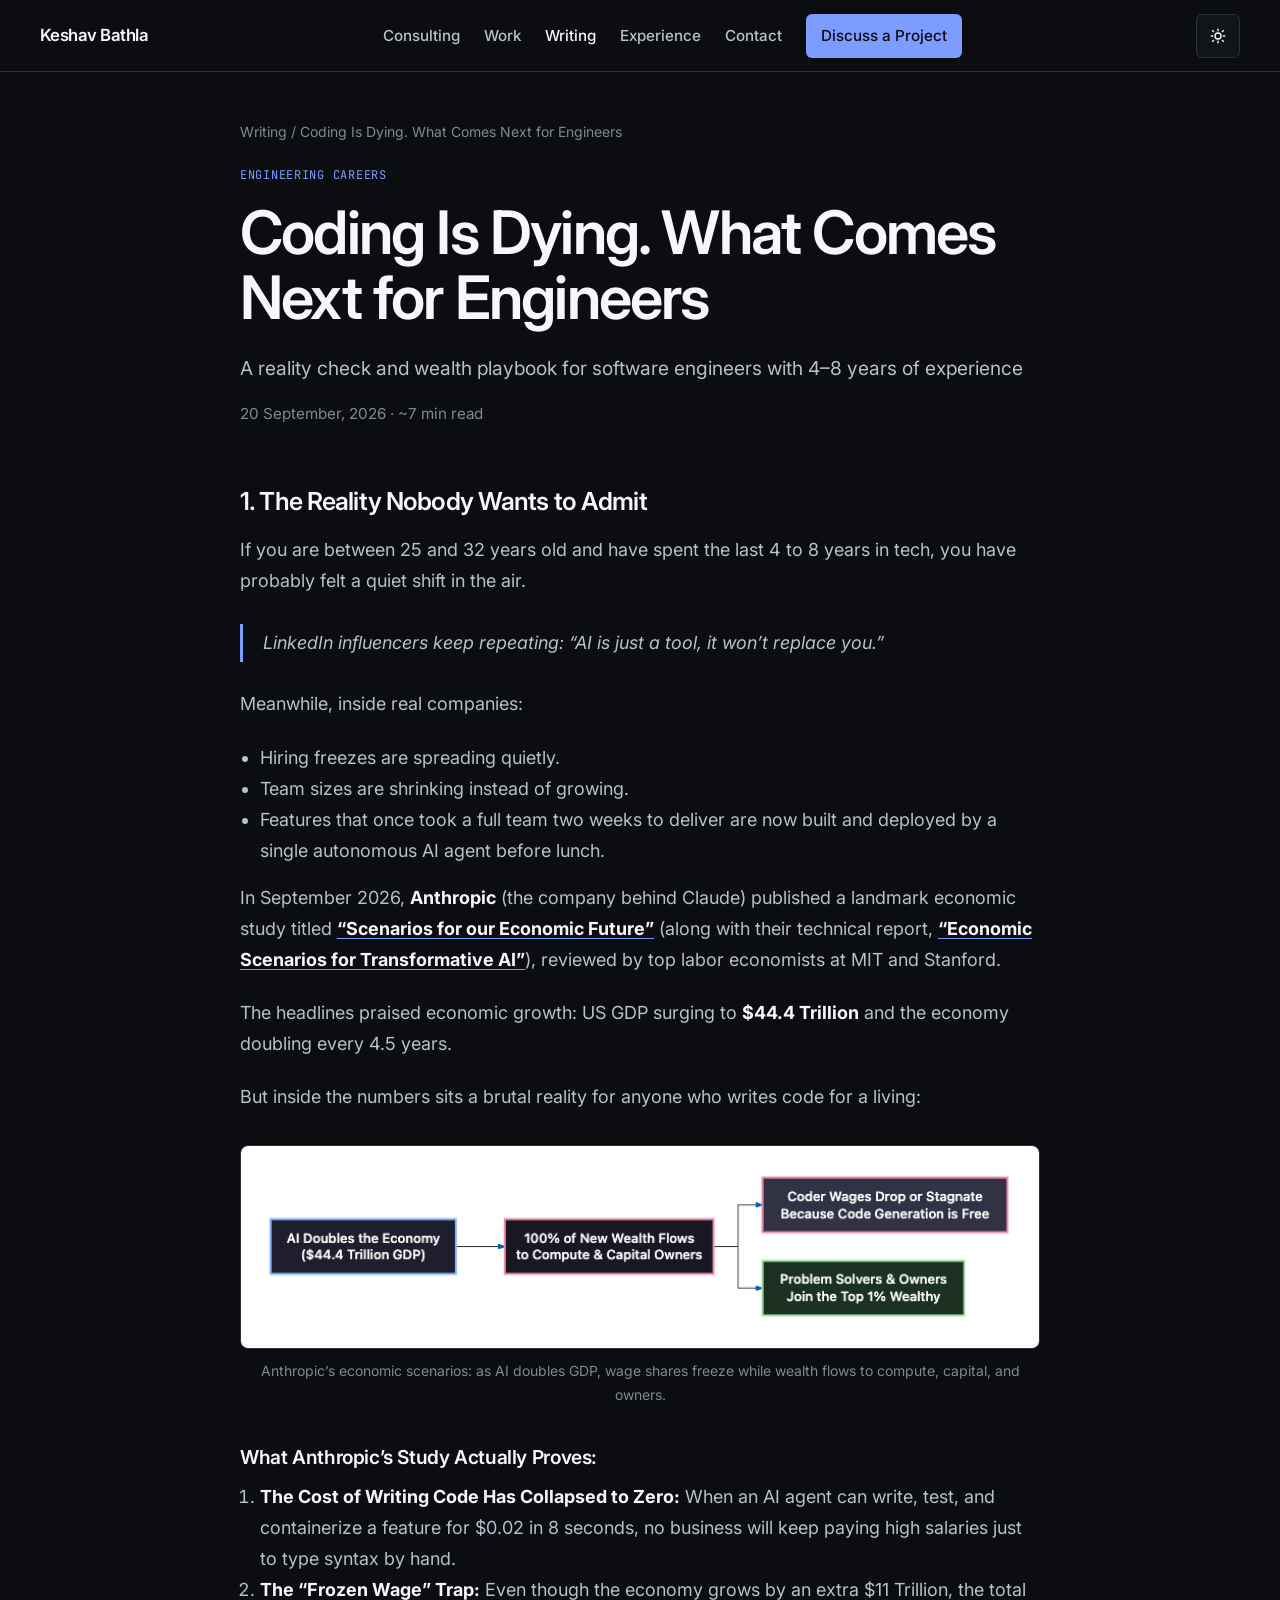
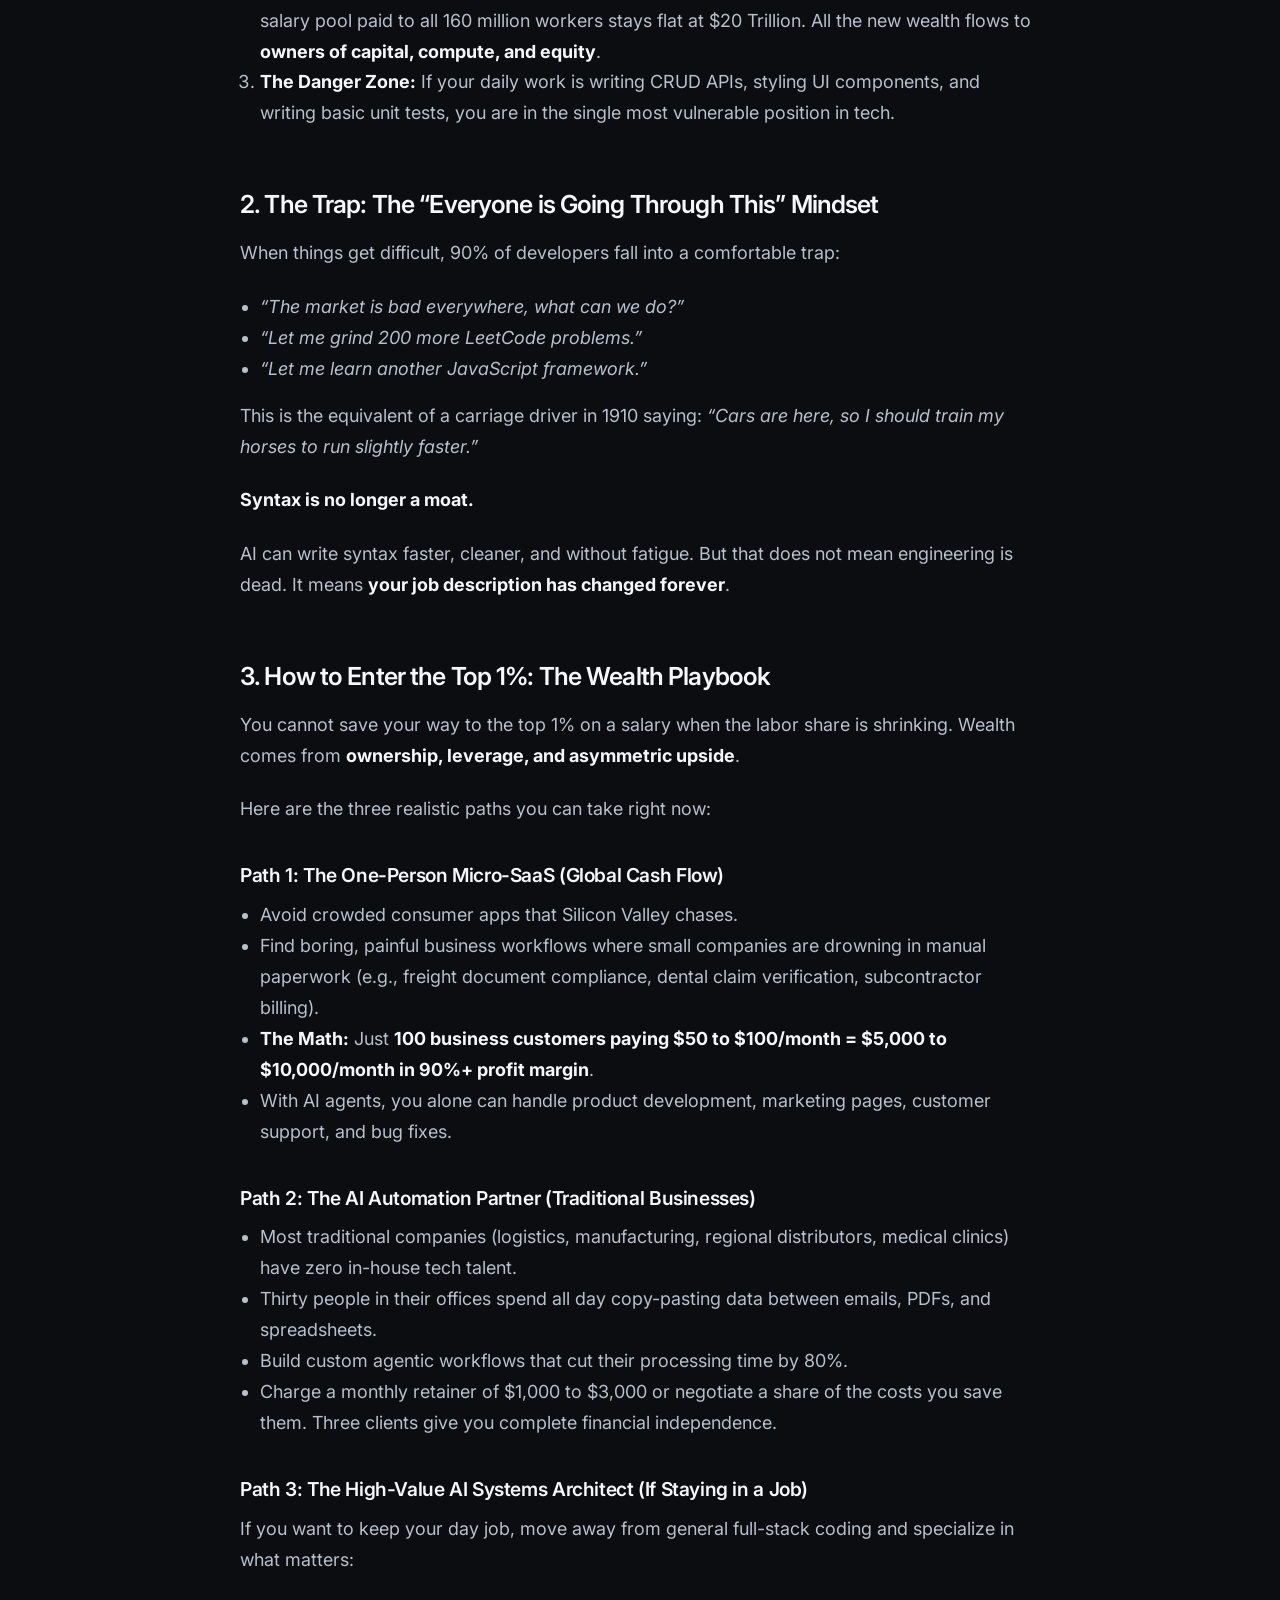
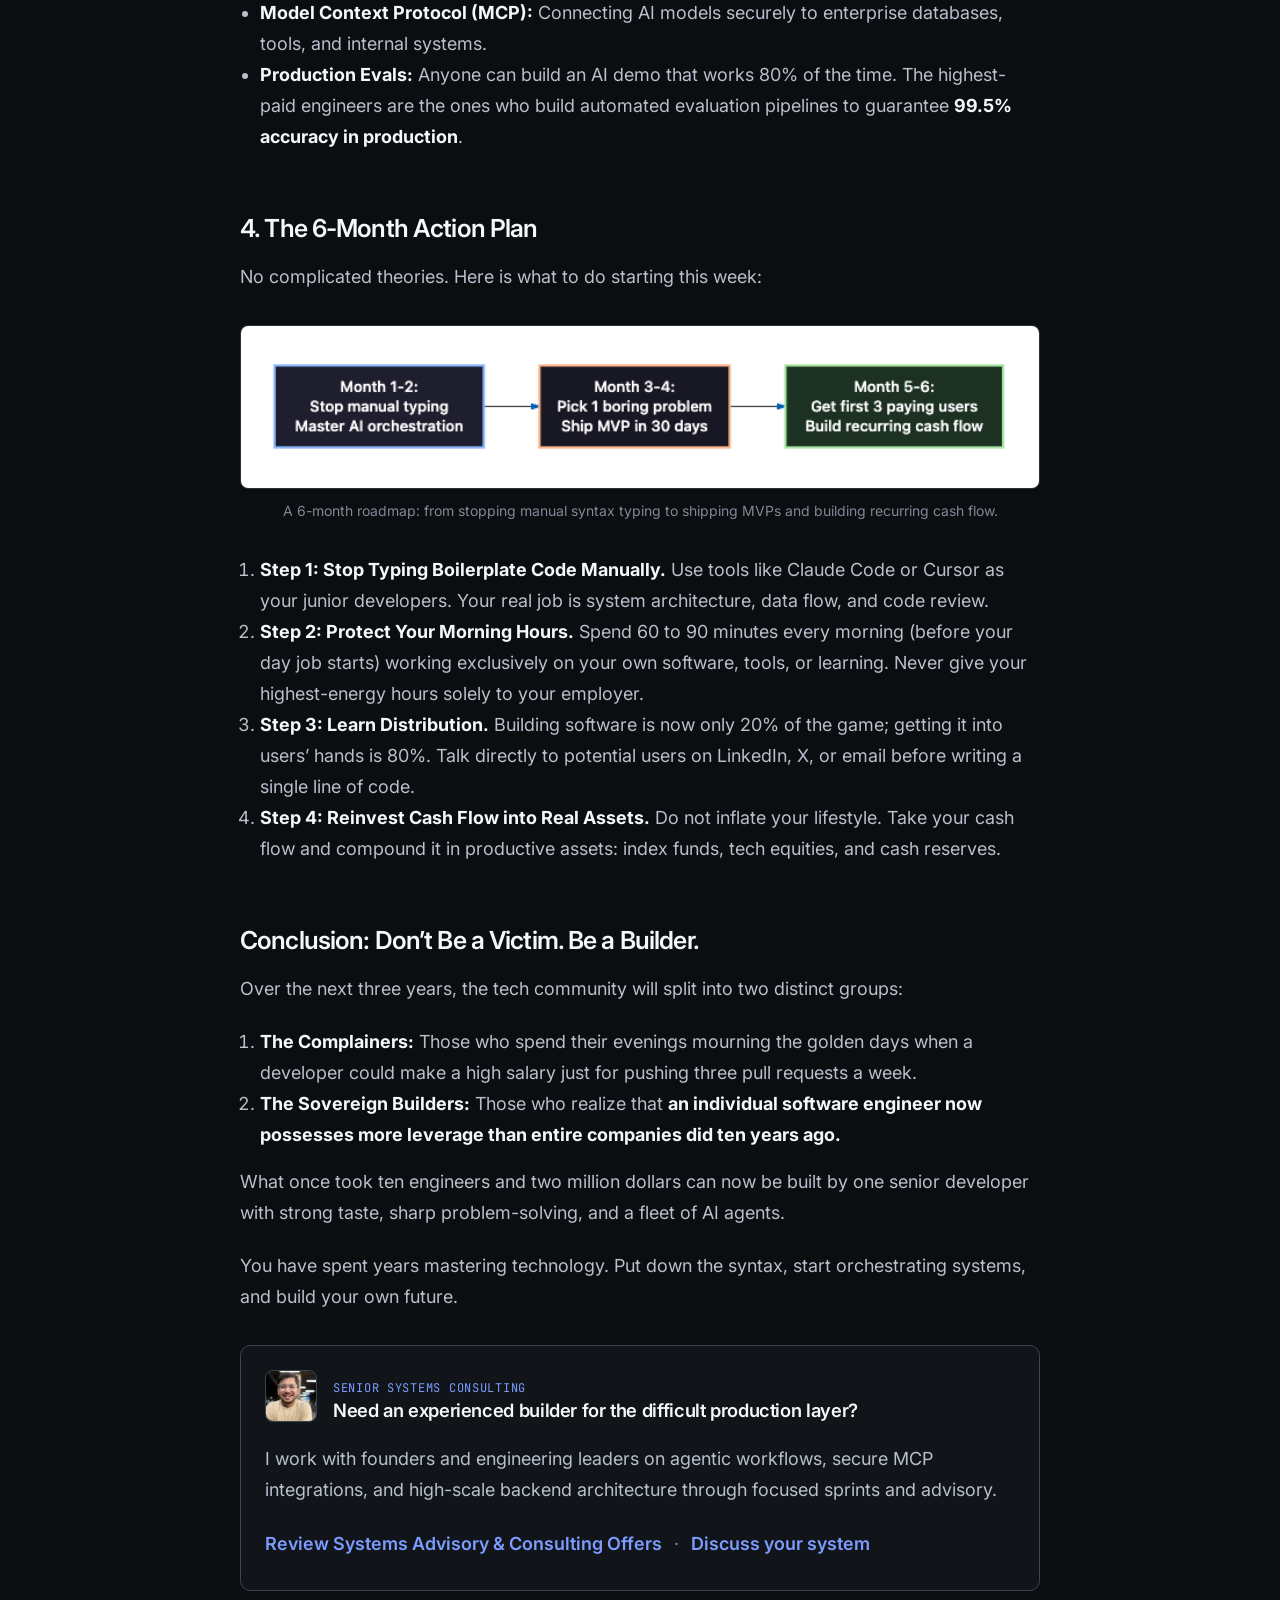
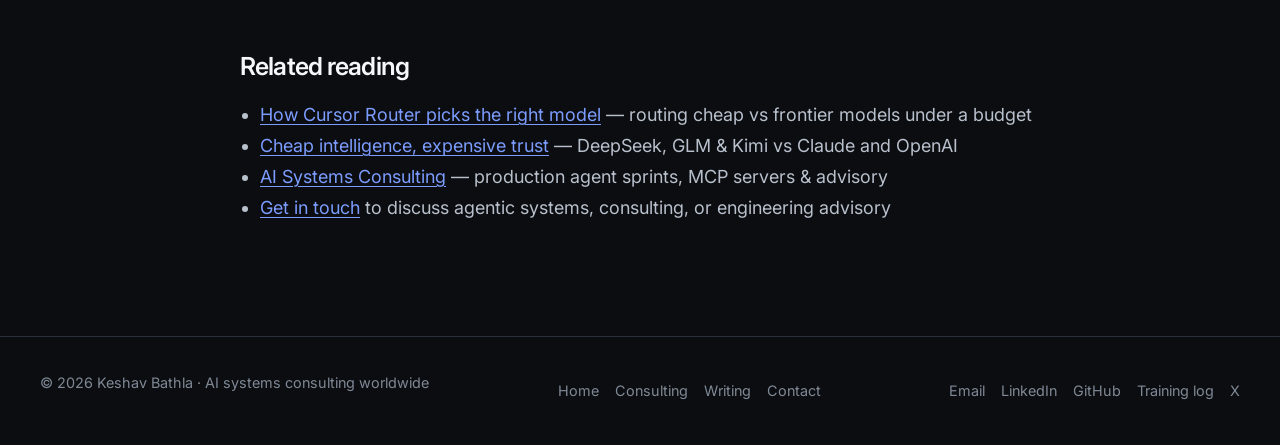
<file: blogs/coding-is-dying-what-comes-next.html>
<!DOCTYPE html>
<html lang="en">
<head>
<meta charset="utf-8">
<meta name="viewport" content="width=device-width, initial-scale=1">
<script>(function(){const t=localStorage.getItem('theme')||'dark';document.documentElement.setAttribute('data-theme',t);})();</script>
<script type="text/javascript">
(function(c,l,a,r,i,t,y){
    c[a]=c[a]||function(){(c[a].q=c[a].q||[]).push(arguments)};
    function load(){
      t=l.createElement(r);t.async=1;t.src="https://www.clarity.ms/tag/"+i;
      y=l.getElementsByTagName(r)[0];y.parentNode.insertBefore(t,y);
    }
    if ('requestIdleCallback' in window) {
      window.addEventListener('load', function(){ requestIdleCallback(load, {timeout: 4000}); });
    } else {
      window.addEventListener('load', function(){ setTimeout(load, 1); });
    }
})(window, document, "clarity", "script", "ytz2ba3l73");
</script>
<link rel="canonical" href="https://import-keshav.github.io/blogs/coding-is-dying-what-comes-next.html">
<link rel="preconnect" href="https://fonts.googleapis.com">
<link rel="preconnect" href="https://fonts.gstatic.com" crossorigin>
<link href="https://fonts.googleapis.com/css2?family=Inter:wght@400;500;600;700&family=JetBrains+Mono:wght@400;500&display=swap" rel="stylesheet">
<link rel="stylesheet" href="../static_files/style.css">
<title>Coding Is Dying. What Comes Next for Engineers | Keshav Bathla</title>
<meta name="description" content="A practical guide to moving from code generation toward AI systems architecture, agent orchestration, customer discovery, and technical ownership.">
<meta name="author" content="Keshav Bathla">
<meta name="robots" content="index, follow">
<meta name="theme-color" content="#0b0d10">
<meta property="og:title" content="Coding Is Dying. What Comes Next for Engineers | Keshav Bathla">
<meta property="og:description" content="A practical guide to moving from code generation toward AI systems architecture, agent orchestration, customer discovery, and technical ownership.">
<meta property="og:type" content="article">
<meta property="og:url" content="https://import-keshav.github.io/blogs/coding-is-dying-what-comes-next.html">
<meta property="og:locale" content="en_US">
<meta property="og:image" content="https://import-keshav.github.io/static_files/og-default.jpg">
<meta property="og:image:width" content="1200">
<meta property="og:image:height" content="630">
<meta property="og:image:type" content="image/jpeg">
<meta property="og:image:alt" content="Keshav Bathla on how AI changes software engineering careers">
<meta property="og:site_name" content="Keshav Bathla">
<meta property="article:published_time" content="2026-09-20">
<meta property="article:modified_time" content="2026-09-20">
<meta property="article:author" content="Keshav Bathla">
<meta name="twitter:card" content="summary_large_image">
<meta name="twitter:title" content="Coding Is Dying. What Comes Next for Engineers | Keshav Bathla">
<meta name="twitter:description" content="A practical guide to moving from code generation toward AI systems architecture, agent orchestration, and technical ownership.">
<meta name="twitter:image" content="https://import-keshav.github.io/static_files/og-default.jpg">
<meta name="twitter:image:alt" content="Keshav Bathla on how AI changes software engineering careers">
<meta name="twitter:creator" content="@import_keshav">
<meta name="twitter:site" content="@import_keshav">
<link rel="icon" href="data:image/svg+xml,%3Csvg xmlns='http://www.w3.org/2000/svg' viewBox='0 0 32 32'%3E%3Crect width='32' height='32' rx='6' fill='%237c9cff'/%3E%3Ctext x='16' y='22' text-anchor='middle' font-family='Arial' font-weight='700' font-size='18' fill='%230b0d10'%3EK%3C/text%3E%3C/svg%3E">
<script type="application/ld+json">
{
  "@context": "https://schema.org",
  "@graph": [
    {
      "@type": "WebSite",
      "@id": "https://import-keshav.github.io/#website",
      "url": "https://import-keshav.github.io/",
      "name": "Keshav Bathla",
      "inLanguage": "en",
      "publisher": {
        "@id": "https://import-keshav.github.io/#organization"
      }
    },
    {
      "@type": "Person",
      "@id": "https://import-keshav.github.io/#person",
      "name": "Keshav Bathla",
      "url": "https://import-keshav.github.io/",
      "image": "https://import-keshav.github.io/static_files/keshav-bathla.jpg"
    },
    {
      "@type": "Organization",
      "@id": "https://import-keshav.github.io/#organization",
      "name": "Keshav Bathla — AI Systems Consulting",
      "url": "https://import-keshav.github.io/",
      "logo": {
        "@type": "ImageObject",
        "url": "https://import-keshav.github.io/static_files/og-default.jpg",
        "width": 1200,
        "height": 630
      },
      "founder": { "@id": "https://import-keshav.github.io/#person" },
      "sameAs": [
        "https://github.com/import-keshav",
        "https://www.linkedin.com/in/keshav-bathla-b517a2152/",
        "https://x.com/import_keshav"
      ]
    },
    {
      "@type": "BlogPosting",
      "@id": "https://import-keshav.github.io/blogs/coding-is-dying-what-comes-next.html#article",
      "url": "https://import-keshav.github.io/blogs/coding-is-dying-what-comes-next.html",
      "headline": "Coding Is Dying. What Comes Next for Engineers",
      "alternativeHeadline": "Coding is Dying. What Comes Next?",
      "description": "A practical guide to moving from code generation toward AI systems architecture, agent orchestration, customer discovery, and technical ownership.",
      "image": {
        "@type": "ImageObject",
        "url": "https://import-keshav.github.io/static_files/og-default.jpg",
        "width": 1200,
        "height": 630
      },
      "datePublished": "2026-09-20",
      "dateModified": "2026-09-20",
      "inLanguage": "en",
      "author": {
        "@id": "https://import-keshav.github.io/#person"
      },
      "publisher": {
        "@id": "https://import-keshav.github.io/#organization"
      },
      "isPartOf": {
        "@id": "https://import-keshav.github.io/#website"
      },
      "mainEntityOfPage": {
        "@type": "WebPage",
        "@id": "https://import-keshav.github.io/blogs/coding-is-dying-what-comes-next.html"
      },
      "breadcrumb": {
        "@id": "https://import-keshav.github.io/blogs/coding-is-dying-what-comes-next.html#breadcrumb"
      },
      "keywords": ["AI engineering", "software engineering", "Anthropic economic scenarios", "AI agents", "MCP", "systems architecture", "micro-SaaS", "developer career"]
    },
    {
      "@type": "BreadcrumbList",
      "@id": "https://import-keshav.github.io/blogs/coding-is-dying-what-comes-next.html#breadcrumb",
      "itemListElement": [
        {
          "@type": "ListItem",
          "position": 1,
          "name": "Home",
          "item": "https://import-keshav.github.io/"
        },
        {
          "@type": "ListItem",
          "position": 2,
          "name": "Writing",
          "item": "https://import-keshav.github.io/blogs/"
        },
        {
          "@type": "ListItem",
          "position": 3,
          "name": "Coding is Dying. What Comes Next?",
          "item": "https://import-keshav.github.io/blogs/coding-is-dying-what-comes-next.html"
        }
      ]
    }
  ]
}
</script>
</head>
<body>
<a class="skip-link" href="#main">Skip to content</a>
<header class="site-header">
  <div class="wrap header-inner">
    <a class="wordmark" href="/">Keshav Bathla</a>
    <nav class="nav-desktop" aria-label="Primary">
      <a href="/consulting.html">Consulting</a>
      <a href="/#work">Work</a>
      <a href="/blogs/" aria-current="page">Writing</a>
      <a href="/#experience">Experience</a>
      <a href="/#contact">Contact</a>
      <a class="nav-resume" href="../consulting.html#contact">Discuss a Project</a>
    </nav>
    <div class="header-actions">
      <details class="nav-menu" id="navMenu">
        <summary class="menu-summary" aria-label="Open menu">
          <svg viewBox="0 0 24 24" aria-hidden="true"><path d="M4 7h16M4 12h16M4 17h16"/></svg>
        </summary>
        <div class="nav-panel">
          <a href="/consulting.html">Consulting</a>
          <a href="/#work">Work</a>
          <a href="/blogs/" aria-current="page">Writing</a>
          <a href="/#experience">Experience</a>
          <a href="/#contact">Contact</a>
          <a class="nav-resume" href="../consulting.html#contact">Discuss a Project</a>
          <a href="../static_files/keshav-bathla-resume.pdf">Download Résumé</a>
        </div>
      </details>
      <button type="button" class="theme-toggle" aria-pressed="false" aria-label="Switch to light theme">
        <svg class="icon-sun" viewBox="0 0 24 24" aria-hidden="true"><circle cx="12" cy="12" r="4"/><path d="M12 3v2M12 19v2M5 12H3M21 12h-2M6.2 6.2 4.8 4.8M19.2 19.2l-1.4-1.4M6.2 17.8 4.8 19.2M19.2 4.8l-1.4 1.4"/></svg>
        <svg class="icon-moon" viewBox="0 0 24 24" aria-hidden="true"><path d="M20 14.5A8.5 8.5 0 1 1 9.5 4 7 7 0 0 0 20 14.5z"/></svg>
      </button>
    </div>
  </div>
</header>
<main id="main">
<article class="wrap blog-page">
  <p class="crumb"><a href="/blogs/">Writing</a> / Coding Is Dying. What Comes Next for Engineers</p>
  <header class="blog-header">
    <p class="eyebrow">Engineering careers</p>
    <h1>Coding Is Dying. What Comes Next for Engineers</h1>
    <p class="blog-subtitle">A reality check and wealth playbook for software engineers with 4–8 years of experience</p>
    <p class="blog-meta">20 September, 2026 · ~7 min read</p>
  </header>
  <div class="blog-body">
    <h2>1. The Reality Nobody Wants to Admit</h2>
    <p>
      If you are between 25 and 32 years old and have spent the last 4 to 8 years in tech, you have probably felt a quiet shift in the air.
    </p>
    <blockquote>
      LinkedIn influencers keep repeating: “AI is just a tool, it won’t replace you.”
    </blockquote>
    <p>
      Meanwhile, inside real companies:
    </p>
    <ul>
      <li>Hiring freezes are spreading quietly.</li>
      <li>Team sizes are shrinking instead of growing.</li>
      <li>Features that once took a full team two weeks to deliver are now built and deployed by a single autonomous AI agent before lunch.</li>
    </ul>
    <p>
      In September 2026, <strong>Anthropic</strong> (the company behind Claude) published a landmark economic study titled
      <a href="https://www.anthropic.com/institute/econ-scenarios" target="_blank" rel="noopener"><strong>“Scenarios for our Economic Future”</strong></a>
      (along with their technical report,
      <a href="https://www-cdn.anthropic.com/files/4zrzovbb/website/cf58f84d46a4a76bf5a5b039ac695fba6b80041c.pdf" target="_blank" rel="noopener"><strong>“Economic Scenarios for Transformative AI”</strong></a>),
      reviewed by top labor economists at MIT and Stanford.
    </p>
    <p>
      The headlines praised economic growth: US GDP surging to <strong>$44.4 Trillion</strong> and the economy doubling every 4.5 years.
    </p>
    <p>
      But inside the numbers sits a brutal reality for anyone who writes code for a living:
    </p>

    <figure class="blog-figure">
      <img src="../static_files/blog/coding-dying-ai-wealth-flow.png" alt="Economic flowchart showing AI doubling the economy, wealth flowing to compute and capital owners, coder wages stagnating, and problem solvers joining the top 1%" loading="eager" fetchpriority="high" width="783" height="198">
      <figcaption>Anthropic’s economic scenarios: as AI doubles GDP, wage shares freeze while wealth flows to compute, capital, and owners.</figcaption>
    </figure>

    <h3>What Anthropic’s Study Actually Proves:</h3>
    <ol>
      <li><strong>The Cost of Writing Code Has Collapsed to Zero:</strong> When an AI agent can write, test, and containerize a feature for $0.02 in 8 seconds, no business will keep paying high salaries just to type syntax by hand.</li>
      <li><strong>The “Frozen Wage” Trap:</strong> Even though the economy grows by an extra $11 Trillion, the total salary pool paid to all 160 million workers stays flat at $20 Trillion. All the new wealth flows to <strong>owners of capital, compute, and equity</strong>.</li>
      <li><strong>The Danger Zone:</strong> If your daily work is writing CRUD APIs, styling UI components, and writing basic unit tests, you are in the single most vulnerable position in tech.</li>
    </ol>

    <h2>2. The Trap: The “Everyone is Going Through This” Mindset</h2>
    <p>
      When things get difficult, 90% of developers fall into a comfortable trap:
    </p>
    <ul>
      <li><em>“The market is bad everywhere, what can we do?”</em></li>
      <li><em>“Let me grind 200 more LeetCode problems.”</em></li>
      <li><em>“Let me learn another JavaScript framework.”</em></li>
    </ul>
    <p>
      This is the equivalent of a carriage driver in 1910 saying: <em>“Cars are here, so I should train my horses to run slightly faster.”</em>
    </p>
    <p>
      <strong>Syntax is no longer a moat.</strong>
    </p>
    <p>
      AI can write syntax faster, cleaner, and without fatigue. But that does not mean engineering is dead. It means <strong>your job description has changed forever</strong>.
    </p>

    <h2>3. How to Enter the Top 1%: The Wealth Playbook</h2>
    <p>
      You cannot save your way to the top 1% on a salary when the labor share is shrinking. Wealth comes from <strong>ownership, leverage, and asymmetric upside</strong>.
    </p>
    <p>
      Here are the three realistic paths you can take right now:
    </p>

    <h3>Path 1: The One-Person Micro-SaaS (Global Cash Flow)</h3>
    <ul>
      <li>Avoid crowded consumer apps that Silicon Valley chases.</li>
      <li>Find boring, painful business workflows where small companies are drowning in manual paperwork (e.g., freight document compliance, dental claim verification, subcontractor billing).</li>
      <li><strong>The Math:</strong> Just <strong>100 business customers paying $50 to $100/month = $5,000 to $10,000/month in 90%+ profit margin</strong>.</li>
      <li>With AI agents, you alone can handle product development, marketing pages, customer support, and bug fixes.</li>
    </ul>

    <h3>Path 2: The AI Automation Partner (Traditional Businesses)</h3>
    <ul>
      <li>Most traditional companies (logistics, manufacturing, regional distributors, medical clinics) have zero in-house tech talent.</li>
      <li>Thirty people in their offices spend all day copy-pasting data between emails, PDFs, and spreadsheets.</li>
      <li>Build custom agentic workflows that cut their processing time by 80%.</li>
      <li>Charge a monthly retainer of $1,000 to $3,000 or negotiate a share of the costs you save them. Three clients give you complete financial independence.</li>
    </ul>

    <h3>Path 3: The High-Value AI Systems Architect (If Staying in a Job)</h3>
    <p>
      If you want to keep your day job, move away from general full-stack coding and specialize in what matters:
    </p>
    <ul>
      <li><strong>Model Context Protocol (MCP):</strong> Connecting AI models securely to enterprise databases, tools, and internal systems.</li>
      <li><strong>Production Evals:</strong> Anyone can build an AI demo that works 80% of the time. The highest-paid engineers are the ones who build automated evaluation pipelines to guarantee <strong>99.5% accuracy in production</strong>.</li>
    </ul>

    <h2>4. The 6-Month Action Plan</h2>
    <p>
      No complicated theories. Here is what to do starting this week:
    </p>

    <figure class="blog-figure">
      <img src="../static_files/blog/software-engineers-6-month-action-plan.png" alt="6-month roadmap for software engineers: Months 1-2 master AI orchestration, Months 3-4 ship MVP in 30 days, Months 5-6 get first 3 paying users" loading="lazy" width="688" height="140">
      <figcaption>A 6-month roadmap: from stopping manual syntax typing to shipping MVPs and building recurring cash flow.</figcaption>
    </figure>

    <ol>
      <li><strong>Step 1: Stop Typing Boilerplate Code Manually.</strong> Use tools like Claude Code or Cursor as your junior developers. Your real job is system architecture, data flow, and code review.</li>
      <li><strong>Step 2: Protect Your Morning Hours.</strong> Spend 60 to 90 minutes every morning (before your day job starts) working exclusively on your own software, tools, or learning. Never give your highest-energy hours solely to your employer.</li>
      <li><strong>Step 3: Learn Distribution.</strong> Building software is now only 20% of the game; getting it into users’ hands is 80%. Talk directly to potential users on LinkedIn, X, or email before writing a single line of code.</li>
      <li><strong>Step 4: Reinvest Cash Flow into Real Assets.</strong> Do not inflate your lifestyle. Take your cash flow and compound it in productive assets: index funds, tech equities, and cash reserves.</li>
    </ol>

    <h2>Conclusion: Don’t Be a Victim. Be a Builder.</h2>
    <p>
      Over the next three years, the tech community will split into two distinct groups:
    </p>
    <ol>
      <li><strong>The Complainers:</strong> Those who spend their evenings mourning the golden days when a developer could make a high salary just for pushing three pull requests a week.</li>
      <li><strong>The Sovereign Builders:</strong> Those who realize that <strong>an individual software engineer now possesses more leverage than entire companies did ten years ago.</strong></li>
    </ol>
    <p>
      What once took ten engineers and two million dollars can now be built by one senior developer with strong taste, sharp problem-solving, and a fleet of AI agents.
    </p>
    <p>
      You have spent years mastering technology. Put down the syntax, start orchestrating systems, and build your own future.
    </p>

    <aside class="author-cta" aria-labelledby="systems-consulting-cta">
      <div class="author-cta-header">
        <picture>
          <source srcset="../static_files/keshav-bathla.webp" type="image/webp">
          <img class="author-avatar" src="../static_files/keshav-bathla.jpg" alt="Keshav Bathla" width="52" height="52" loading="lazy">
        </picture>
        <div>
          <p class="eyebrow">Senior systems consulting</p>
          <h3 id="systems-consulting-cta">Need an experienced builder for the difficult production layer?</h3>
        </div>
      </div>
      <p>
        I work with founders and engineering leaders on agentic workflows, secure MCP
        integrations, and high-scale backend architecture through focused sprints and advisory.
      </p>
      <p class="author-cta-links">
        <a href="../consulting.html#systems-advisory">Review Systems Advisory &amp; Consulting Offers</a>
        · <a href="mailto:keshavbathla2017@gmail.com?subject=Consulting%20Inquiry%3A%20AI%20Systems%20Architecture&amp;body=Company%20%2F%20Website%3A%0ATime%20zone%20%2F%20City%3A%0AWhat%20are%20you%20building%20%26%20target%20outcome%3A%0ATarget%20timing%3A%0AApproximate%20budget%3A">
          Discuss your system
        </a>
      </p>
    </aside>

    <h2>Related reading</h2>
    <ul>
      <li><a href="how-cursor-router-works.html">How Cursor Router picks the right model</a> — routing cheap vs frontier models under a budget</li>
      <li><a href="chinese-ai-models-vs-us.html">Cheap intelligence, expensive trust</a> — DeepSeek, GLM &amp; Kimi vs Claude and OpenAI</li>
      <li><a href="/consulting.html">AI Systems Consulting</a> — production agent sprints, MCP servers &amp; advisory</li>
      <li><a href="../consulting.html#contact">Get in touch</a> to discuss agentic systems, consulting, or engineering advisory</li>
    </ul>
  </div>
</article>
</main>
<footer class="site-footer">
  <div class="wrap footer-inner">
    <p>© 2026 Keshav Bathla · AI systems consulting worldwide</p>
    <nav class="footer-links" aria-label="Site">
      <a href="/">Home</a>
      <a href="/consulting.html">Consulting</a>
      <a href="/blogs/" aria-current="page">Writing</a>
      <a href="/#contact">Contact</a>
    </nav>
    <nav class="footer-links" aria-label="Social">
      <a href="mailto:keshavbathla2017@gmail.com">Email</a>
      <a href="https://www.linkedin.com/in/keshav-bathla-b517a2152/" rel="me noopener">LinkedIn</a>
      <a href="https://github.com/import-keshav" rel="me noopener">GitHub</a>
      <a href="https://keshav-harness.github.io/" rel="noopener">Training log</a>
      <a href="https://x.com/import_keshav" rel="me noopener">X</a>
    </nav>
  </div>
</footer>
<script src="../static_files/portfolio.js"></script>
</body>
</html>
</file>
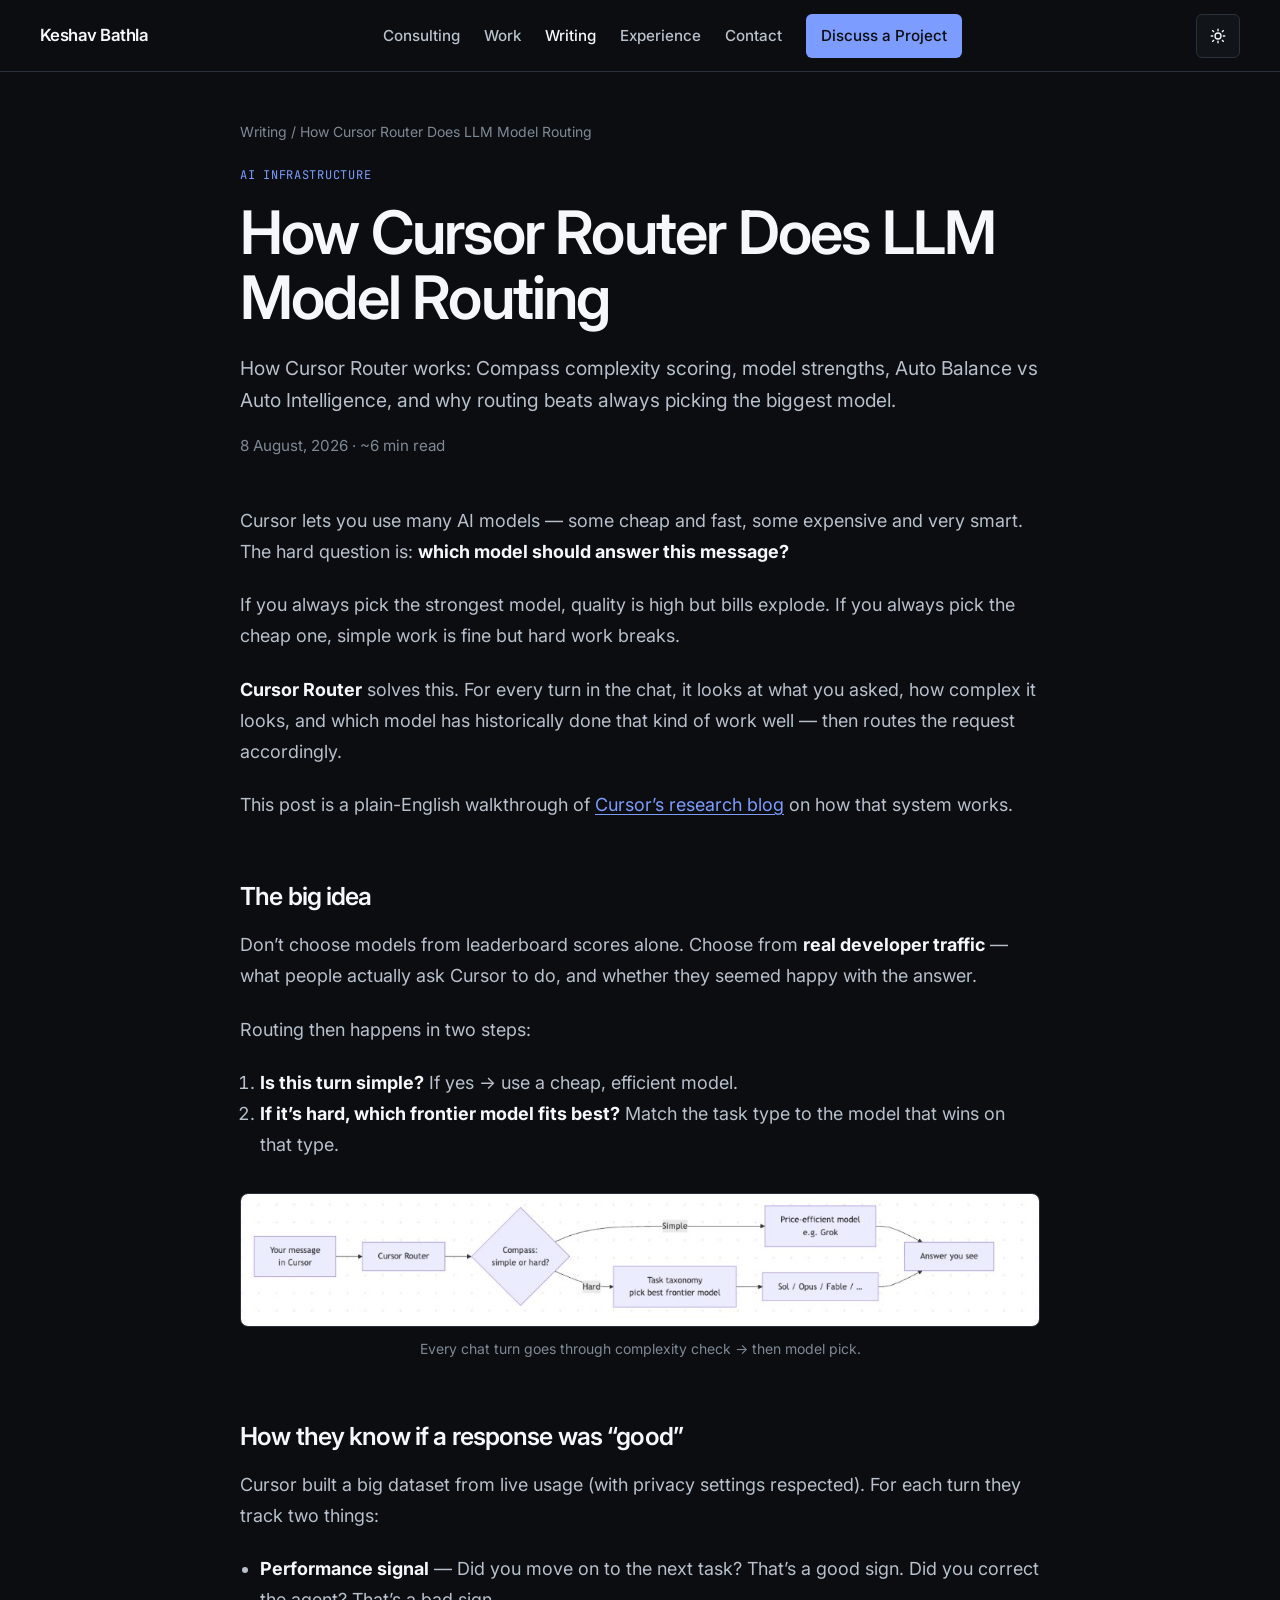
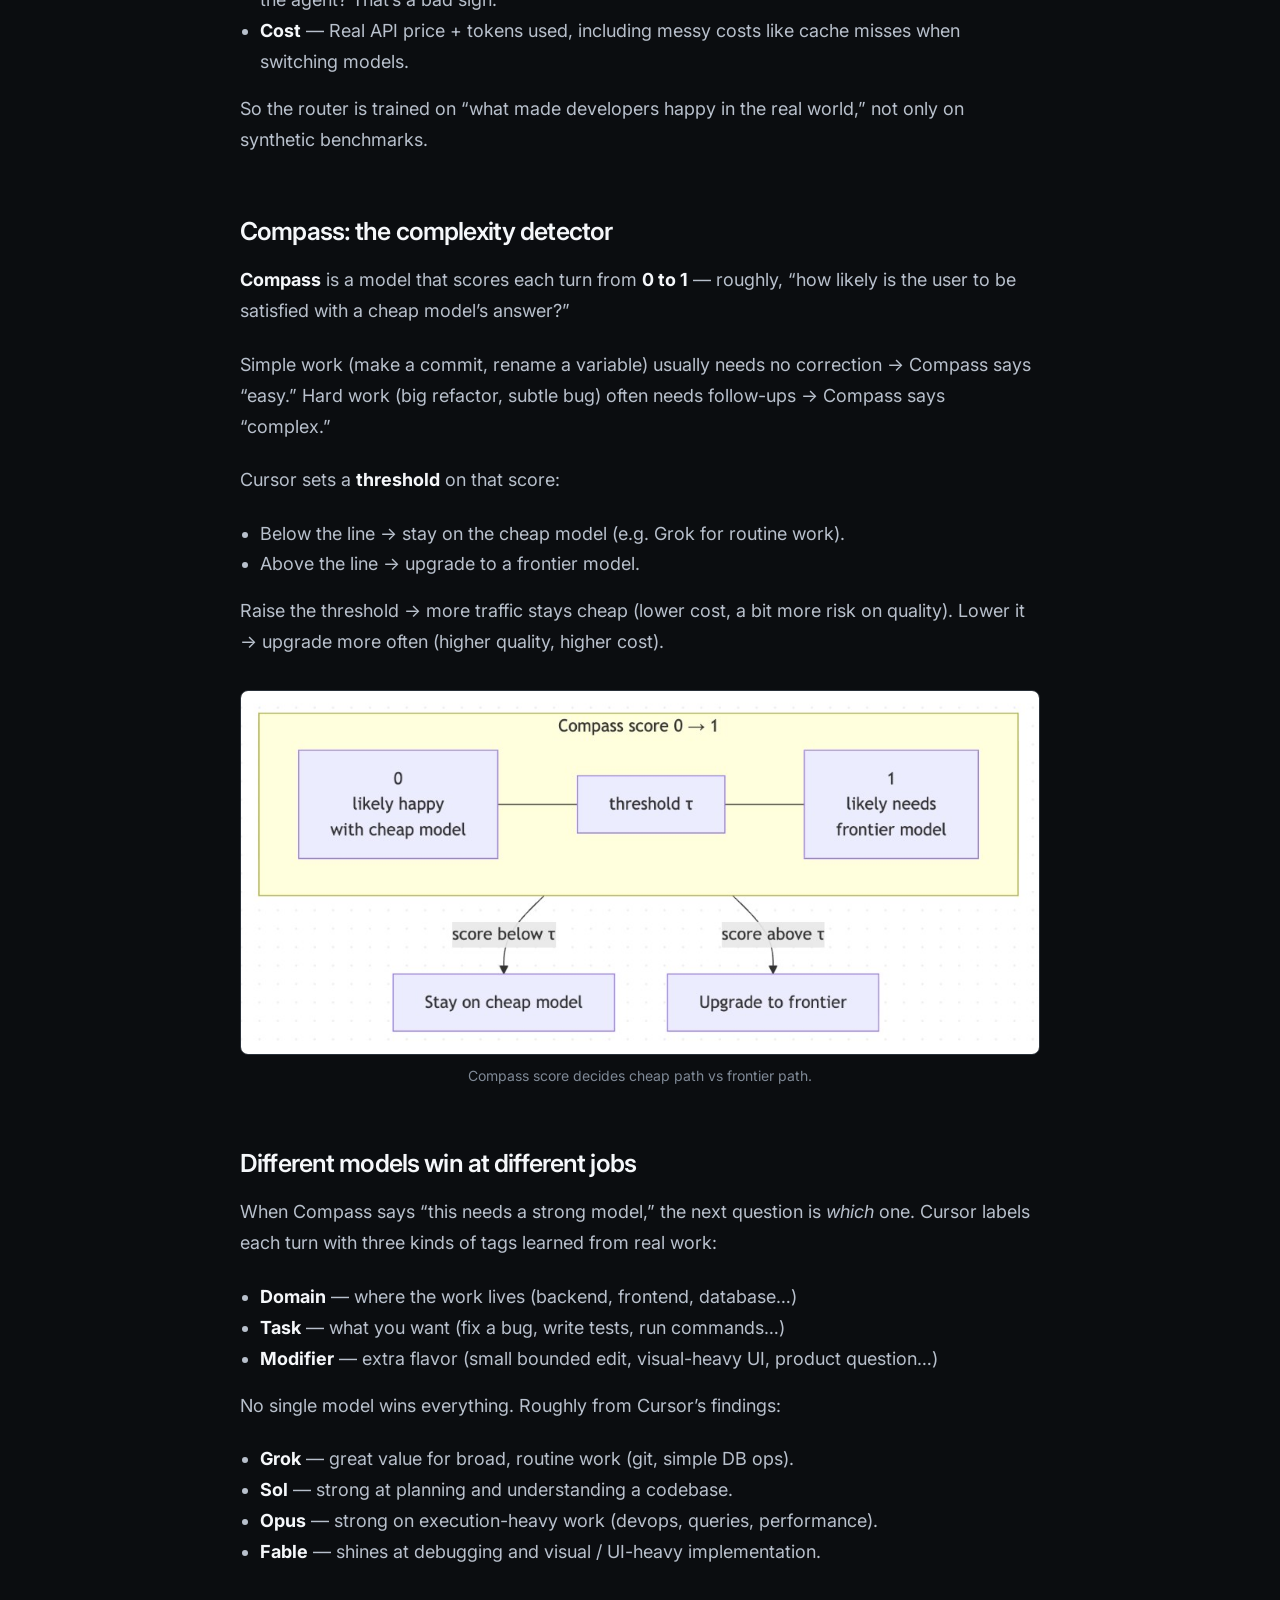
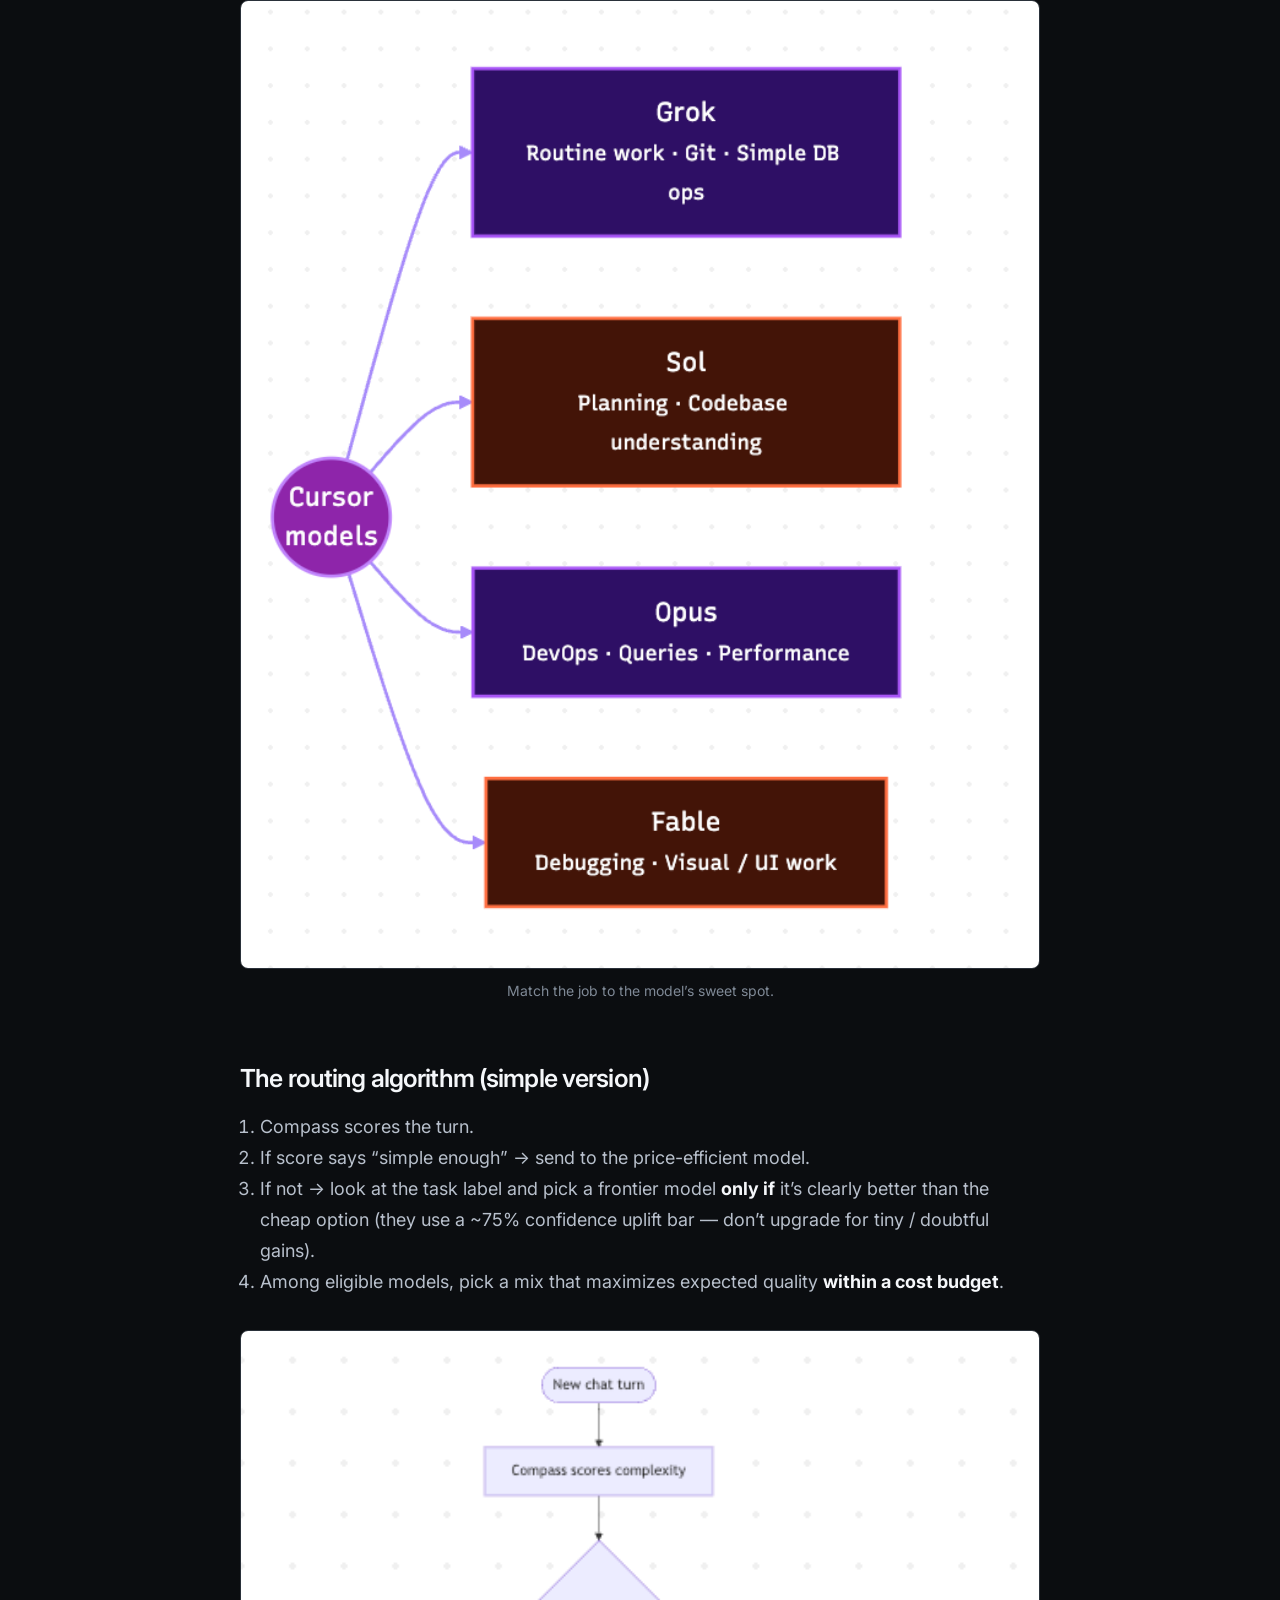
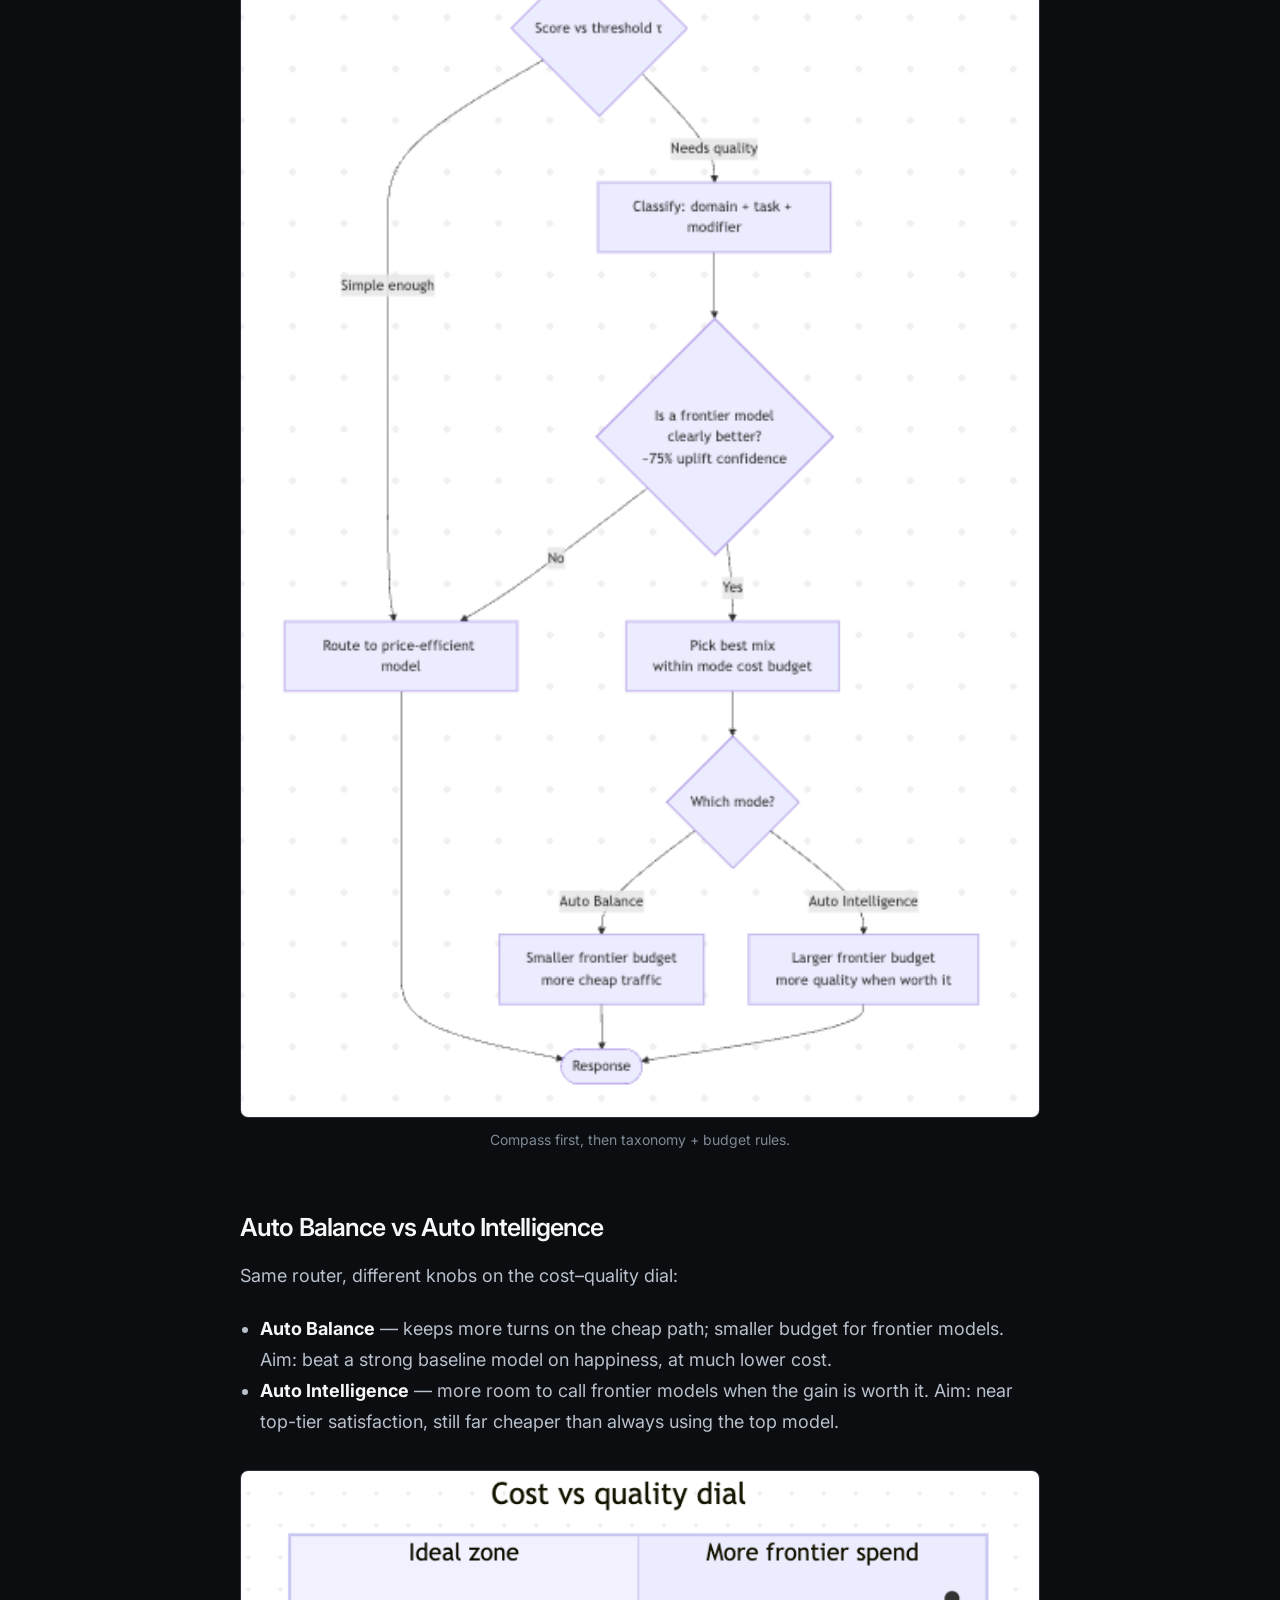
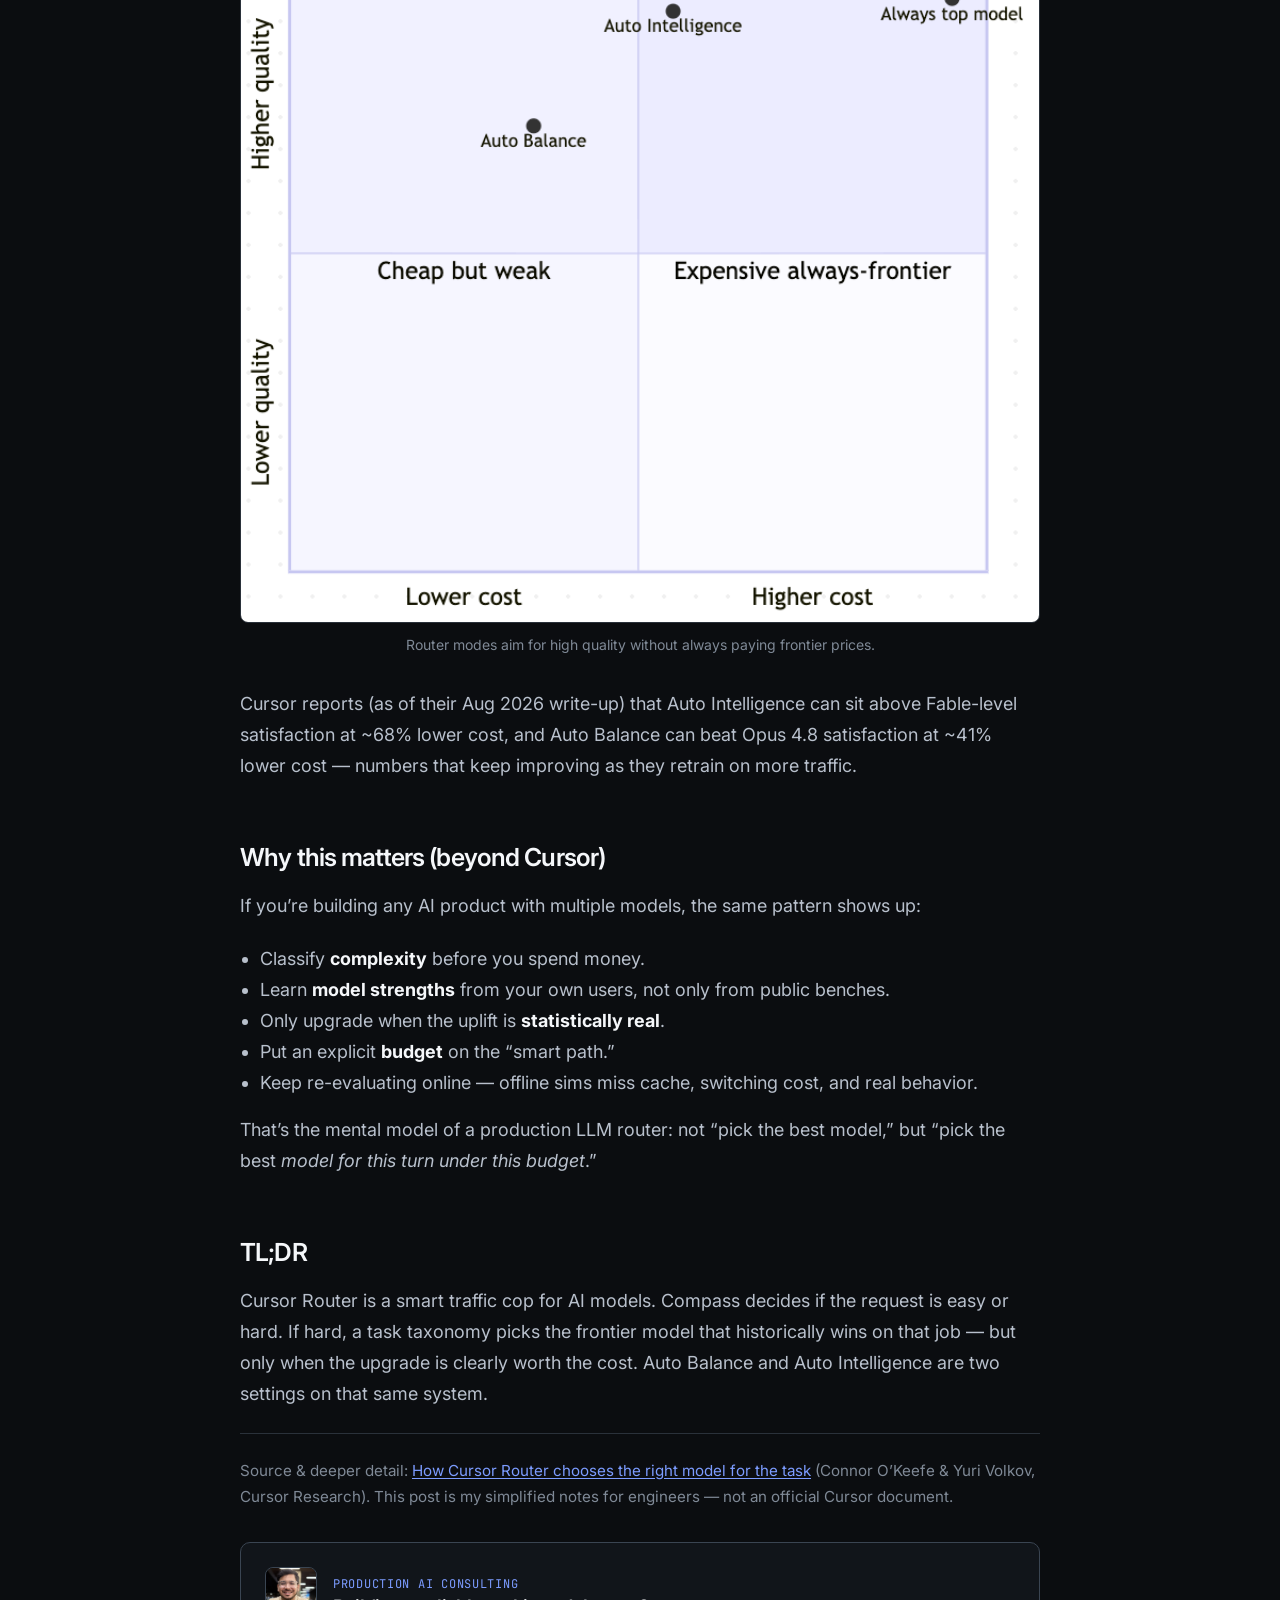
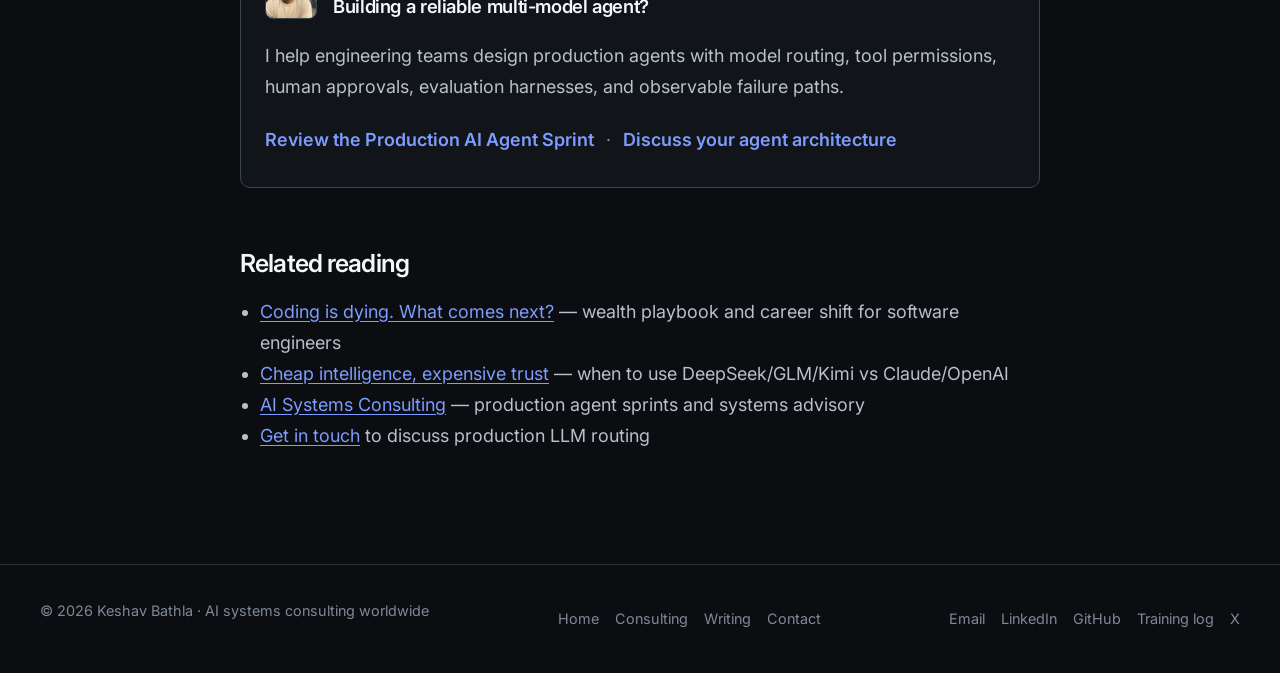
<file: blogs/how-cursor-router-works.html>
<!DOCTYPE html>
<html lang="en">
<head>
<meta charset="utf-8">
<meta name="viewport" content="width=device-width, initial-scale=1">
<script>(function(){const t=localStorage.getItem('theme')||'dark';document.documentElement.setAttribute('data-theme',t);})();</script>
<script type="text/javascript">
(function(c,l,a,r,i,t,y){
    c[a]=c[a]||function(){(c[a].q=c[a].q||[]).push(arguments)};
    function load(){
      t=l.createElement(r);t.async=1;t.src="https://www.clarity.ms/tag/"+i;
      y=l.getElementsByTagName(r)[0];y.parentNode.insertBefore(t,y);
    }
    if ('requestIdleCallback' in window) {
      window.addEventListener('load', function(){ requestIdleCallback(load, {timeout: 4000}); });
    } else {
      window.addEventListener('load', function(){ setTimeout(load, 1); });
    }
})(window, document, "clarity", "script", "ytz2ba3l73");
</script>
<link rel="canonical" href="https://import-keshav.github.io/blogs/how-cursor-router-works.html">
<link rel="preconnect" href="https://fonts.googleapis.com">
<link rel="preconnect" href="https://fonts.gstatic.com" crossorigin>
<link href="https://fonts.googleapis.com/css2?family=Inter:wght@400;500;600;700&family=JetBrains+Mono:wght@400;500&display=swap" rel="stylesheet">
<link rel="stylesheet" href="../static_files/style.css">
<title>How Cursor Router Does LLM Model Routing | Keshav Bathla</title>
<meta name="description" content="A practical breakdown of how Cursor Router uses Compass complexity scoring, model selection, and cost-quality tradeoffs in production LLM routing.">
<meta name="author" content="Keshav Bathla">
<meta name="robots" content="index, follow">
<meta name="theme-color" content="#0b0d10">
<meta property="og:title" content="How Cursor Router Does LLM Model Routing | Keshav Bathla">
<meta property="og:description" content="A practical breakdown of how Cursor Router uses Compass complexity scoring, model selection, and cost-quality tradeoffs in production LLM routing.">
<meta property="og:type" content="article">
<meta property="og:url" content="https://import-keshav.github.io/blogs/how-cursor-router-works.html">
<meta property="og:locale" content="en_US">
<meta property="og:image" content="https://import-keshav.github.io/static_files/og-default.jpg">
<meta property="og:image:width" content="1200">
<meta property="og:image:height" content="630">
<meta property="og:image:type" content="image/jpeg">
<meta property="og:image:alt" content="Keshav Bathla explaining how Cursor Router selects LLM models">
<meta property="og:site_name" content="Keshav Bathla">
<meta property="article:published_time" content="2026-08-08">
<meta property="article:modified_time" content="2026-09-20">
<meta property="article:author" content="Keshav Bathla">
<meta name="twitter:card" content="summary_large_image">
<meta name="twitter:title" content="How Cursor Router Does LLM Model Routing | Keshav Bathla">
<meta name="twitter:description" content="A practical breakdown of how Cursor Router uses Compass complexity scoring, model selection, and cost-quality tradeoffs in production LLM routing.">
<meta name="twitter:image" content="https://import-keshav.github.io/static_files/og-default.jpg">
<meta name="twitter:image:alt" content="Keshav Bathla explaining how Cursor Router selects LLM models">
<meta name="twitter:creator" content="@import_keshav">
<meta name="twitter:site" content="@import_keshav">
<link rel="icon" href="data:image/svg+xml,%3Csvg xmlns='http://www.w3.org/2000/svg' viewBox='0 0 32 32'%3E%3Crect width='32' height='32' rx='6' fill='%237c9cff'/%3E%3Ctext x='16' y='22' text-anchor='middle' font-family='Arial' font-weight='700' font-size='18' fill='%230b0d10'%3EK%3C/text%3E%3C/svg%3E">
<script type="application/ld+json">
{
  "@context": "https://schema.org",
  "@graph": [
    {
      "@type": "WebSite",
      "@id": "https://import-keshav.github.io/#website",
      "url": "https://import-keshav.github.io/",
      "name": "Keshav Bathla",
      "inLanguage": "en",
      "publisher": {
        "@id": "https://import-keshav.github.io/#organization"
      }
    },
    {
      "@type": "Person",
      "@id": "https://import-keshav.github.io/#person",
      "name": "Keshav Bathla",
      "url": "https://import-keshav.github.io/",
      "image": "https://import-keshav.github.io/static_files/keshav-bathla.jpg"
    },
    {
      "@type": "Organization",
      "@id": "https://import-keshav.github.io/#organization",
      "name": "Keshav Bathla — AI Systems Consulting",
      "url": "https://import-keshav.github.io/",
      "logo": {
        "@type": "ImageObject",
        "url": "https://import-keshav.github.io/static_files/og-default.jpg",
        "width": 1200,
        "height": 630
      },
      "founder": { "@id": "https://import-keshav.github.io/#person" },
      "sameAs": [
        "https://github.com/import-keshav",
        "https://www.linkedin.com/in/keshav-bathla-b517a2152/",
        "https://x.com/import_keshav"
      ]
    },
    {
      "@type": "BlogPosting",
      "@id": "https://import-keshav.github.io/blogs/how-cursor-router-works.html#article",
      "url": "https://import-keshav.github.io/blogs/how-cursor-router-works.html",
      "headline": "How Cursor Router Does LLM Model Routing",
      "alternativeHeadline": "How Cursor Router picks the right model (explained simply)",
      "description": "A practical breakdown of how Cursor Router uses Compass complexity scoring, model selection, and cost-quality tradeoffs in production LLM routing.",
      "image": {
        "@type": "ImageObject",
        "url": "https://import-keshav.github.io/static_files/og-default.jpg",
        "width": 1200,
        "height": 630
      },
      "datePublished": "2026-08-08",
      "dateModified": "2026-09-20",
      "inLanguage": "en",
      "author": {
        "@id": "https://import-keshav.github.io/#person"
      },
      "publisher": {
        "@id": "https://import-keshav.github.io/#organization"
      },
      "isPartOf": {
        "@id": "https://import-keshav.github.io/#website"
      },
      "mainEntityOfPage": {
        "@type": "WebPage",
        "@id": "https://import-keshav.github.io/blogs/how-cursor-router-works.html"
      },
      "breadcrumb": {
        "@id": "https://import-keshav.github.io/blogs/how-cursor-router-works.html#breadcrumb"
      },
      "keywords": ["Cursor Router", "LLM routing", "AI coding agents", "model routing", "Compass"]
    },
    {
      "@type": "BreadcrumbList",
      "@id": "https://import-keshav.github.io/blogs/how-cursor-router-works.html#breadcrumb",
      "itemListElement": [
        {
          "@type": "ListItem",
          "position": 1,
          "name": "Home",
          "item": "https://import-keshav.github.io/"
        },
        {
          "@type": "ListItem",
          "position": 2,
          "name": "Writing",
          "item": "https://import-keshav.github.io/blogs/"
        },
        {
          "@type": "ListItem",
          "position": 3,
          "name": "How Cursor Router Does LLM Model Routing",
          "item": "https://import-keshav.github.io/blogs/how-cursor-router-works.html"
        }
      ]
    }
  ]
}
</script>
</head>
<body>
<a class="skip-link" href="#main">Skip to content</a>
<header class="site-header">
  <div class="wrap header-inner">
    <a class="wordmark" href="/">Keshav Bathla</a>
    <nav class="nav-desktop" aria-label="Primary">
      <a href="/consulting.html">Consulting</a>
      <a href="/#work">Work</a>
      <a href="/blogs/" aria-current="page">Writing</a>
      <a href="/#experience">Experience</a>
      <a href="/#contact">Contact</a>
      <a class="nav-resume" href="../consulting.html#contact">Discuss a Project</a>
    </nav>
    <div class="header-actions">
      <details class="nav-menu" id="navMenu">
        <summary class="menu-summary" aria-label="Open menu">
          <svg viewBox="0 0 24 24" aria-hidden="true"><path d="M4 7h16M4 12h16M4 17h16"/></svg>
        </summary>
        <div class="nav-panel">
          <a href="/consulting.html">Consulting</a>
          <a href="/#work">Work</a>
          <a href="/blogs/" aria-current="page">Writing</a>
          <a href="/#experience">Experience</a>
          <a href="/#contact">Contact</a>
          <a class="nav-resume" href="../consulting.html#contact">Discuss a Project</a>
          <a href="../static_files/keshav-bathla-resume.pdf">Download Résumé</a>
        </div>
      </details>
      <button type="button" class="theme-toggle" aria-pressed="false" aria-label="Switch to light theme">
        <svg class="icon-sun" viewBox="0 0 24 24" aria-hidden="true"><circle cx="12" cy="12" r="4"/><path d="M12 3v2M12 19v2M5 12H3M21 12h-2M6.2 6.2 4.8 4.8M19.2 19.2l-1.4-1.4M6.2 17.8 4.8 19.2M19.2 4.8l-1.4 1.4"/></svg>
        <svg class="icon-moon" viewBox="0 0 24 24" aria-hidden="true"><path d="M20 14.5A8.5 8.5 0 1 1 9.5 4 7 7 0 0 0 20 14.5z"/></svg>
      </button>
    </div>
  </div>
</header>
<main id="main">
<article class="wrap blog-page">
  <p class="crumb"><a href="/blogs/">Writing</a> / How Cursor Router Does LLM Model Routing</p>
  <header class="blog-header">
    <p class="eyebrow">AI infrastructure</p>
    <h1>How Cursor Router Does LLM Model Routing</h1>
    <p class="blog-subtitle">How Cursor Router works: Compass complexity scoring, model strengths, Auto Balance vs Auto Intelligence, and why routing beats always picking the biggest model.</p>
    <p class="blog-meta">8 August, 2026 · ~6 min read</p>
  </header>
  <div class="blog-body">
    <p>
      Cursor lets you use many AI models — some cheap and fast, some expensive and very smart.
      The hard question is: <strong>which model should answer this message?</strong>
    </p>
    <p>
      If you always pick the strongest model, quality is high but bills explode.
      If you always pick the cheap one, simple work is fine but hard work breaks.
    </p>
    <p>
      <strong>Cursor Router</strong> solves this. For every turn in the chat, it looks at what you asked,
      how complex it looks, and which model has historically done that kind of work well —
      then routes the request accordingly.
    </p>
    <p>
      This post is a plain-English walkthrough of
      <a href="https://cursor.com/blog/how-cursor-router-works" target="_blank" rel="noopener">Cursor’s research blog</a>
      on how that system works.
    </p>

    <h2>The big idea</h2>
    <p>
      Don’t choose models from leaderboard scores alone. Choose from <strong>real developer traffic</strong> —
      what people actually ask Cursor to do, and whether they seemed happy with the answer.
    </p>
    <p>
      Routing then happens in two steps:
    </p>
    <ol>
      <li><strong>Is this turn simple?</strong> If yes → use a cheap, efficient model.</li>
      <li><strong>If it’s hard, which frontier model fits best?</strong> Match the task type to the model that wins on that type.</li>
    </ol>

    <figure class="blog-figure">
      <img src="../static_files/blog/01-router-overview.png" alt="Cursor Router overview: message goes to Compass, then cheap or frontier model, then answer" loading="eager" fetchpriority="high" width="1024" height="170">
      <figcaption>Every chat turn goes through complexity check → then model pick.</figcaption>
    </figure>

    <h2>How they know if a response was “good”</h2>
    <p>
      Cursor built a big dataset from live usage (with privacy settings respected).
      For each turn they track two things:
    </p>
    <ul>
      <li><strong>Performance signal</strong> — Did you move on to the next task? That’s a good sign.
        Did you correct the agent? That’s a bad sign.</li>
      <li><strong>Cost</strong> — Real API price + tokens used, including messy costs like cache misses when switching models.</li>
    </ul>
    <p>
      So the router is trained on “what made developers happy in the real world,” not only on synthetic benchmarks.
    </p>

    <h2>Compass: the complexity detector</h2>
    <p>
      <strong>Compass</strong> is a model that scores each turn from <strong>0 to 1</strong> —
      roughly, “how likely is the user to be satisfied with a cheap model’s answer?”
    </p>
    <p>
      Simple work (make a commit, rename a variable) usually needs no correction → Compass says “easy.”
      Hard work (big refactor, subtle bug) often needs follow-ups → Compass says “complex.”
    </p>
    <p>
      Cursor sets a <strong>threshold</strong> on that score:
    </p>
    <ul>
      <li>Below the line → stay on the cheap model (e.g. Grok for routine work).</li>
      <li>Above the line → upgrade to a frontier model.</li>
    </ul>
    <p>
      Raise the threshold → more traffic stays cheap (lower cost, a bit more risk on quality).
      Lower it → upgrade more often (higher quality, higher cost).
    </p>

    <figure class="blog-figure">
      <img src="../static_files/blog/02-compass-threshold.png" alt="Compass score from 0 to 1 with threshold tau deciding cheap vs frontier model" loading="lazy" width="1024" height="465">
      <figcaption>Compass score decides cheap path vs frontier path.</figcaption>
    </figure>

    <h2>Different models win at different jobs</h2>
    <p>
      When Compass says “this needs a strong model,” the next question is <em>which</em> one.
      Cursor labels each turn with three kinds of tags learned from real work:
    </p>
    <ul>
      <li><strong>Domain</strong> — where the work lives (backend, frontend, database…)</li>
      <li><strong>Task</strong> — what you want (fix a bug, write tests, run commands…)</li>
      <li><strong>Modifier</strong> — extra flavor (small bounded edit, visual-heavy UI, product question…)</li>
    </ul>
    <p>
      No single model wins everything. Roughly from Cursor’s findings:
    </p>
    <ul>
      <li><strong>Grok</strong> — great value for broad, routine work (git, simple DB ops).</li>
      <li><strong>Sol</strong> — strong at planning and understanding a codebase.</li>
      <li><strong>Opus</strong> — strong on execution-heavy work (devops, queries, performance).</li>
      <li><strong>Fable</strong> — shines at debugging and visual / UI-heavy implementation.</li>
    </ul>

    <figure class="blog-figure">
      <img src="../static_files/blog/03-model-strengths.png" alt="Cursor model strengths: Grok for routine work, Sol for planning, Opus for execution, and Fable for debugging and visual work" loading="lazy" width="651" height="789">
      <figcaption>Match the job to the model’s sweet spot.</figcaption>
    </figure>

    <h2>The routing algorithm (simple version)</h2>
    <ol>
      <li>Compass scores the turn.</li>
      <li>If score says “simple enough” → send to the price-efficient model.</li>
      <li>If not → look at the task label and pick a frontier model <strong>only if</strong>
        it’s clearly better than the cheap option (they use a ~75% confidence uplift bar —
        don’t upgrade for tiny / doubtful gains).</li>
      <li>Among eligible models, pick a mix that maximizes expected quality
        <strong>within a cost budget</strong>.</li>
    </ol>

    <figure class="blog-figure">
      <img src="../static_files/blog/04-routing-flow.png" alt="Full Cursor Router decision flow from Compass through uplift check and Auto Balance vs Auto Intelligence" loading="lazy" width="465" height="808">
      <figcaption>Compass first, then taxonomy + budget rules.</figcaption>
    </figure>

    <h2>Auto Balance vs Auto Intelligence</h2>
    <p>
      Same router, different knobs on the cost–quality dial:
    </p>
    <ul>
      <li><strong>Auto Balance</strong> — keeps more turns on the cheap path; smaller budget for frontier models.
        Aim: beat a strong baseline model on happiness, at much lower cost.</li>
      <li><strong>Auto Intelligence</strong> — more room to call frontier models when the gain is worth it.
        Aim: near top-tier satisfaction, still far cheaper than always using the top model.</li>
    </ul>

    <figure class="blog-figure">
      <img src="../static_files/blog/05-cost-quality-dial.png" alt="Cost vs quality dial: Auto Balance in ideal zone, Auto Intelligence near top quality at lower cost than always using top model" loading="lazy" width="749" height="705">
      <figcaption>Router modes aim for high quality without always paying frontier prices.</figcaption>
    </figure>

    <p>
      Cursor reports (as of their Aug 2026 write-up) that Auto Intelligence can sit above
      Fable-level satisfaction at ~68% lower cost, and Auto Balance can beat Opus 4.8 satisfaction
      at ~41% lower cost — numbers that keep improving as they retrain on more traffic.
    </p>

    <h2>Why this matters (beyond Cursor)</h2>
    <p>
      If you’re building any AI product with multiple models, the same pattern shows up:
    </p>
    <ul>
      <li>Classify <strong>complexity</strong> before you spend money.</li>
      <li>Learn <strong>model strengths</strong> from your own users, not only from public benches.</li>
      <li>Only upgrade when the uplift is <strong>statistically real</strong>.</li>
      <li>Put an explicit <strong>budget</strong> on the “smart path.”</li>
      <li>Keep re-evaluating online — offline sims miss cache, switching cost, and real behavior.</li>
    </ul>
    <p>
      That’s the mental model of a production LLM router: not “pick the best model,”
      but “pick the best <em>model for this turn under this budget</em>.”
    </p>

    <h2>TL;DR</h2>
    <p>
      Cursor Router is a smart traffic cop for AI models.
      Compass decides if the request is easy or hard.
      If hard, a task taxonomy picks the frontier model that historically wins on that job —
      but only when the upgrade is clearly worth the cost.
      Auto Balance and Auto Intelligence are two settings on that same system.
    </p>

    <p class="blog-source">
      Source &amp; deeper detail:
      <a href="https://cursor.com/blog/how-cursor-router-works" target="_blank" rel="noopener">How Cursor Router chooses the right model for the task</a>
      (Connor O’Keefe &amp; Yuri Volkov, Cursor Research).
      This post is my simplified notes for engineers — not an official Cursor document.
    </p>

    <aside class="author-cta" aria-labelledby="cursor-consulting-cta">
      <div class="author-cta-header">
        <picture>
          <source srcset="../static_files/keshav-bathla.webp" type="image/webp">
          <img class="author-avatar" src="../static_files/keshav-bathla.jpg" alt="Keshav Bathla" width="52" height="52" loading="lazy">
        </picture>
        <div>
          <p class="eyebrow">Production AI consulting</p>
          <h3 id="cursor-consulting-cta">Building a reliable multi-model agent?</h3>
        </div>
      </div>
      <p>
        I help engineering teams design production agents with model routing, tool
        permissions, human approvals, evaluation harnesses, and observable failure paths.
      </p>
      <p class="author-cta-links">
        <a href="../consulting.html#ai-agent-sprint">Review the Production AI Agent Sprint</a>
        · <a href="mailto:keshavbathla2017@gmail.com?subject=Consulting%20Inquiry%3A%20Multi-Model%20AI%20Agent&amp;body=Company%20%2F%20Website%3A%0ATime%20zone%20%2F%20City%3A%0AWhat%20are%20you%20building%20%26%20target%20outcome%3A%0ATarget%20timing%3A%0AApproximate%20budget%3A">
          Discuss your agent architecture
        </a>
      </p>
    </aside>

    <h2>Related reading</h2>
    <ul>
      <li><a href="coding-is-dying-what-comes-next.html">Coding is dying. What comes next?</a> — wealth playbook and career shift for software engineers</li>
      <li><a href="chinese-ai-models-vs-us.html">Cheap intelligence, expensive trust</a> — when to use DeepSeek/GLM/Kimi vs Claude/OpenAI</li>
      <li><a href="/consulting.html">AI Systems Consulting</a> — production agent sprints and systems advisory</li>
      <li><a href="../consulting.html#contact">Get in touch</a> to discuss production LLM routing</li>
    </ul>
  </div>
</article>
</main>
<footer class="site-footer">
  <div class="wrap footer-inner">
    <p>© 2026 Keshav Bathla · AI systems consulting worldwide</p>
    <nav class="footer-links" aria-label="Site">
      <a href="/">Home</a>
      <a href="/consulting.html">Consulting</a>
      <a href="/blogs/" aria-current="page">Writing</a>
      <a href="/#contact">Contact</a>
    </nav>
    <nav class="footer-links" aria-label="Social">
      <a href="mailto:keshavbathla2017@gmail.com">Email</a>
      <a href="https://www.linkedin.com/in/keshav-bathla-b517a2152/" rel="me noopener">LinkedIn</a>
      <a href="https://github.com/import-keshav" rel="me noopener">GitHub</a>
      <a href="https://keshav-harness.github.io/" rel="noopener">Training log</a>
      <a href="https://x.com/import_keshav" rel="me noopener">X</a>
    </nav>
  </div>
</footer>
<script src="../static_files/portfolio.js"></script>
</body>
</html>
</file>
<file: static_files/style.css>
:root {
  color-scheme: dark;
  --color-bg: #0b0d10;
  --color-surface: #11151a;
  --color-surface-raised: #171c22;
  --color-border: #2a313a;
  --color-border-strong: #3a4552;
  --color-text-primary: #f5f7fa;
  --color-text-secondary: #b8c0cc;
  --color-text-muted: #7f8996;
  --color-accent: #7c9cff;
  --color-accent-hover: #9ab1ff;
  --color-accent-soft: rgba(124, 156, 255, 0.12);
  --color-focus: #9ab1ff;
  --color-on-accent: #0b0d10;
  --font-sans: "Inter", system-ui, -apple-system, BlinkMacSystemFont, "Segoe UI", sans-serif;
  --font-mono: "JetBrains Mono", ui-monospace, SFMono-Regular, Consolas, monospace;
  --space-1: 0.25rem;
  --space-2: 0.5rem;
  --space-3: 0.75rem;
  --space-4: 1rem;
  --space-6: 1.5rem;
  --space-8: 2rem;
  --space-12: 3rem;
  --space-16: 4rem;
  --space-24: 6rem;
  --wrap: 1200px;
  --article: 800px;
  --radius: 10px;
  --header-h: 72px;
}

[data-theme="light"] {
  color-scheme: light;
  --color-bg: #f7f8fa;
  --color-surface: #ffffff;
  --color-surface-raised: #f1f3f6;
  --color-border: #d0d5dd;
  --color-border-strong: #b8c0ca;
  --color-text-primary: #15181d;
  --color-text-secondary: #4b5563;
  --color-text-muted: #6b7280;
  --color-accent: #315fd6;
  --color-accent-hover: #244cad;
  --color-accent-soft: rgba(49, 95, 214, 0.09);
  --color-focus: #315fd6;
  --color-on-accent: #ffffff;
}

*, *::before, *::after { box-sizing: border-box; }
html { scroll-padding-top: calc(var(--header-h) + 12px); scroll-behavior: smooth; }
html, body { margin: 0; padding: 0; }
body {
  font-family: var(--font-sans);
  font-size: 1rem;
  line-height: 1.65;
  color: var(--color-text-secondary);
  background: var(--color-bg);
  min-height: 100%;
}
img { max-width: 100%; height: auto; }
a { color: var(--color-accent); text-underline-offset: 0.15em; }
a:hover { color: var(--color-accent-hover); }
:focus-visible {
  outline: 2px solid var(--color-focus);
  outline-offset: 3px;
}
h1, h2, h3, h4 { color: var(--color-text-primary); font-weight: 600; letter-spacing: -0.03em; }
h1 { font-size: clamp(2.5rem, 6vw, 3.75rem); line-height: 1.08; margin: 0 0 var(--space-6); }
h2 { font-size: clamp(2rem, 4vw, 2.75rem); line-height: 1.1; letter-spacing: -0.035em; margin: 0 0 var(--space-4); }
h3 { font-size: 1.5rem; line-height: 1.3; letter-spacing: -0.02em; margin: 0 0 var(--space-3); }
p { margin: 0 0 var(--space-4); }
ul, ol { margin: 0 0 var(--space-4); padding-left: 1.25rem; }

.skip-link {
  position: absolute;
  left: var(--space-4);
  top: -100px;
  z-index: 200;
  padding: 0.6rem 0.9rem;
  background: var(--color-accent);
  color: var(--color-on-accent);
  border-radius: 6px;
  text-decoration: none;
  font-weight: 600;
}
.skip-link:focus { top: var(--space-3); }

.wrap {
  width: min(var(--wrap), calc(100% - 2 * clamp(1rem, 4vw, 2rem)));
  margin-inline: auto;
}

.eyebrow {
  font-family: var(--font-mono);
  font-size: 0.75rem;
  line-height: 1.4;
  letter-spacing: 0.06em;
  text-transform: uppercase;
  color: var(--color-accent);
  margin: 0 0 var(--space-4);
}

.section { padding: 72px 0; }
.section-intro { max-width: 42rem; margin-bottom: var(--space-12); }

.site-header {
  position: sticky;
  top: 0;
  z-index: 50;
  height: var(--header-h);
  background: var(--color-bg);
  border-bottom: 1px solid var(--color-border);
}
.header-inner {
  height: 100%;
  display: flex;
  align-items: center;
  justify-content: space-between;
  gap: var(--space-4);
}
.wordmark {
  font-weight: 600;
  color: var(--color-text-primary);
  text-decoration: none;
  letter-spacing: -0.03em;
  font-size: 1.05rem;
  flex-shrink: 0;
  white-space: nowrap;
}
.wordmark:hover { color: var(--color-accent); }

.nav-desktop {
  display: none;
  align-items: center;
  gap: var(--space-6);
}
.nav-desktop a {
  display: inline-flex;
  align-items: center;
  min-height: 44px;
  color: var(--color-text-secondary);
  text-decoration: none;
  font-size: 0.95rem;
  font-weight: 500;
}
.nav-desktop a:hover,
.nav-desktop a[aria-current="page"] { color: var(--color-text-primary); }
.nav-desktop .nav-resume {
  padding: 0 0.95rem;
  border-radius: 6px;
  background: var(--color-accent);
  color: var(--color-on-accent) !important;
}
.nav-desktop .nav-resume:hover {
  background: var(--color-accent-hover);
  color: var(--color-on-accent) !important;
}
.nav-panel .nav-resume {
  color: var(--color-accent);
  font-weight: 600;
}

.header-actions { display: flex; align-items: center; gap: var(--space-2); }

.theme-toggle,
.menu-summary {
  display: inline-flex;
  align-items: center;
  justify-content: center;
  width: 44px;
  height: 44px;
  border: 1px solid var(--color-border);
  border-radius: 6px;
  background: var(--color-surface);
  color: var(--color-text-primary);
  cursor: pointer;
}
.theme-toggle:hover,
.menu-summary:hover { border-color: var(--color-border-strong); }
.theme-toggle svg,
.menu-summary svg { width: 18px; height: 18px; fill: none; stroke: currentColor; stroke-width: 1.8; stroke-linecap: round; stroke-linejoin: round; }
[data-theme="dark"] .icon-moon { display: none; }
[data-theme="light"] .icon-sun { display: none; }

.nav-menu { position: relative; }
.nav-menu summary { list-style: none; }
.nav-menu summary::-webkit-details-marker { display: none; }
.nav-panel {
  position: absolute;
  right: 0;
  top: calc(100% + 8px);
  min-width: 220px;
  background: var(--color-surface);
  border: 1px solid var(--color-border);
  border-radius: var(--radius);
  padding: var(--space-2);
  display: grid;
  gap: 2px;
}
.nav-panel a {
  width: 100%;
  min-height: 44px;
  display: flex;
  align-items: center;
  padding: 0.7rem 0.85rem;
  border-radius: 6px;
  color: var(--color-text-secondary);
  text-decoration: none;
  font-weight: 500;
}
.nav-panel a:hover { background: var(--color-surface-raised); color: var(--color-text-primary); }

.hero { padding: 96px 0 72px; }
.home-hero-inner {
  display: grid;
  gap: var(--space-6);
  align-items: center;
}
.home-hero-copy {
  max-width: 720px;
}
.home-hero-portrait {
  width: min(42vw, 160px);
  margin: 0;
  justify-self: start;
}
.home-hero-portrait picture,
.home-hero-portrait img {
  display: block;
  width: 100%;
}
.home-hero-portrait img {
  aspect-ratio: 4 / 5;
  object-fit: cover;
  object-position: center;
  border: 1px solid var(--color-border-strong);
  border-radius: var(--radius);
  background: var(--color-surface);
}
.hero h1 {
  font-size: clamp(2.35rem, 6.4vw, 4.4rem);
  line-height: 1.06;
  letter-spacing: -0.045em;
  margin-bottom: var(--space-6);
}
.lead { font-size: 1.25rem; line-height: 1.55; color: var(--color-text-secondary); max-width: 46rem; }
.hero-meta { color: var(--color-text-muted); margin-bottom: var(--space-8); }
.hero-actions { display: flex; flex-wrap: wrap; align-items: center; gap: var(--space-4); }

.btn {
  display: inline-flex;
  align-items: center;
  justify-content: center;
  min-height: 44px;
  padding: 0.7rem 1.15rem;
  border-radius: 6px;
  font-weight: 600;
  font-size: 0.95rem;
  text-decoration: none;
  border: 1px solid transparent;
}
.btn-primary { background: var(--color-accent); color: var(--color-on-accent); }
.btn-primary:hover { background: var(--color-accent-hover); color: var(--color-on-accent); }
.btn-secondary {
  background: transparent;
  color: var(--color-text-primary);
  border-color: var(--color-border-strong);
}
.btn-secondary:hover { border-color: var(--color-accent); color: var(--color-accent); }
.btn-text { color: var(--color-accent); font-weight: 600; text-decoration: none; min-height: 44px; display: inline-flex; align-items: center; }
.btn-text:hover { color: var(--color-accent-hover); }

.metrics {
  list-style: none;
  padding: 0;
  margin: 0;
  display: grid;
  grid-template-columns: 1fr 1fr;
  border: 1px solid var(--color-border);
  border-radius: var(--radius);
  overflow: hidden;
  background: var(--color-surface);
}
.metrics li {
  padding: var(--space-6);
  border-right: 1px solid var(--color-border);
  border-bottom: 1px solid var(--color-border);
}
.metrics li:nth-child(2n) { border-right: 0; }
.metrics li:nth-last-child(-n+2) { border-bottom: 0; }
.metrics strong {
  display: block;
  font-size: 1.5rem;
  color: var(--color-text-primary);
  letter-spacing: -0.03em;
  font-weight: 600;
}
.metrics span { color: var(--color-text-muted); font-size: 0.9rem; }

.cases { display: grid; gap: var(--space-8); }
.case {
  background: var(--color-surface);
  border: 1px solid var(--color-border);
  border-radius: var(--radius);
  padding: var(--space-8);
}
.case-kicker {
  font-family: var(--font-mono);
  font-size: 0.75rem;
  letter-spacing: 0.06em;
  text-transform: uppercase;
  color: var(--color-accent);
  margin-bottom: var(--space-3);
}
.case-header {
  display: grid;
  gap: var(--space-4);
  margin-bottom: var(--space-4);
}
.case-header h3 { margin: 0; }
.case-outcomes {
  display: flex;
  flex-wrap: wrap;
  gap: var(--space-2);
  list-style: none;
  padding: 0;
  margin: 0;
}
.outcome-badge {
  display: inline-flex;
  align-items: center;
  padding: 0.28rem 0.7rem;
  font-size: 0.78rem;
  font-weight: 500;
  line-height: 1.35;
  letter-spacing: -0.01em;
  color: var(--color-accent);
  background: var(--color-accent-soft);
  border: 1px solid color-mix(in srgb, var(--color-accent) 40%, transparent);
  border-radius: 999px;
}
.case-summary { font-size: 1.05rem; }
.case-facts {
  display: grid;
  gap: var(--space-6);
  margin: var(--space-8) 0;
}
.case-facts dt {
  font-family: var(--font-mono);
  font-size: 0.75rem;
  letter-spacing: 0.06em;
  text-transform: uppercase;
  color: var(--color-text-muted);
  margin-bottom: var(--space-2);
}
.case-facts dd { margin: 0; color: var(--color-text-secondary); }
.mono-line {
  font-family: var(--font-mono);
  font-size: 0.8rem;
  color: var(--color-text-muted);
  margin: 0;
}

.expertise-grid {
  display: grid;
  gap: var(--space-4);
}
.expertise-card {
  background: var(--color-surface);
  border: 1px solid var(--color-border);
  border-radius: var(--radius);
  padding: var(--space-6);
}
.expertise-card h3 { font-size: 1.2rem; }
.training-log-card {
  max-width: 42rem;
}
.training-log-card .btn-text {
  margin-top: var(--space-4);
}

.timeline { list-style: none; padding: 0; margin: 0; }
.timeline > li {
  display: grid;
  gap: var(--space-2);
  padding: var(--space-8) 0;
  border-top: 1px solid var(--color-border);
}
.timeline > li:last-child { border-bottom: 1px solid var(--color-border); }
.timeline time {
  font-family: var(--font-mono);
  font-size: 0.8rem;
  color: var(--color-text-muted);
}
.timeline-content { min-width: 0; }
.timeline h3 { margin-bottom: var(--space-1); }
.timeline h3 a { color: inherit; text-decoration: none; }
.timeline h3 a:hover { color: var(--color-accent); }
.role { color: var(--color-text-muted); margin-bottom: var(--space-4); }
.role-block { margin: 0; }
.timeline h3 + .role-block { margin-top: var(--space-3); }
.role-block + .role-block {
  margin-top: var(--space-6);
  padding-top: var(--space-6);
  border-top: 1px solid var(--color-border);
}
.role-title {
  margin: 0 0 var(--space-3);
  font-size: 0.95rem;
  font-weight: 600;
  color: var(--color-text-primary);
}
.experience-bullets {
  list-style: disc;
  margin: 0;
  padding-left: 1.25rem;
  width: 100%;
}
.experience-bullets > li {
  display: list-item;
  grid-template-columns: none;
  width: 100%;
  max-width: none;
  padding: 0.35em 0;
  margin: 0;
  border: 0;
}
.experience-bullets > li:last-child { padding-bottom: 0; }
.experience-bullets > li::marker { color: var(--color-text-muted); }
.experience-bullets strong { color: var(--color-text-primary); }
.section-head {
  display: flex;
  flex-wrap: wrap;
  align-items: baseline;
  justify-content: space-between;
  gap: var(--space-4);
  margin-bottom: var(--space-8);
}
.section-head h2 { margin: 0; }

.writing-list,
.blog-list {
  list-style: none;
  padding: 0;
  width: 100%;
  margin: 0 auto var(--space-16);
  display: grid;
  grid-template-columns: 1fr;
  gap: var(--space-4);
}
.writing-list > li,
.blog-list > li {
  min-width: 0;
  display: flex;
}
.wrap.blog-list {
  width: min(var(--wrap), calc(100% - 2 * clamp(1rem, 4vw, 2rem)));
}
.writing-card {
  display: flex;
  flex-direction: column;
  height: 100%;
  width: 100%;
  text-decoration: none;
  color: inherit;
  background: var(--color-surface);
  border: 1px solid var(--color-border);
  border-radius: var(--radius);
  padding: var(--space-6);
}
.writing-card:hover { border-color: var(--color-border-strong); }
.writing-card .topic {
  font-family: var(--font-mono);
  font-size: 0.75rem;
  letter-spacing: 0.06em;
  text-transform: uppercase;
  color: var(--color-accent);
  margin: 0 0 var(--space-3);
}
.writing-card h2,
.writing-card h3 {
  margin: 0 0 var(--space-3);
  color: var(--color-text-primary);
  font-size: 1.2rem;
  line-height: 1.3;
}
.writing-card p { margin: 0 0 var(--space-4); }
.writing-card .writing-meta {
  color: var(--color-text-muted);
  font-size: 0.875rem;
  margin-top: auto;
  margin-bottom: 0;
  padding-top: var(--space-4);
}
.read-link { font-weight: 600; color: var(--color-accent); }

.contact-actions { display: flex; flex-wrap: wrap; gap: var(--space-4); }

.site-footer {
  border-top: 1px solid var(--color-border);
  padding: var(--space-8) 0;
  color: var(--color-text-muted);
  font-size: 0.9rem;
}
.footer-inner {
  display: flex;
  flex-wrap: wrap;
  justify-content: space-between;
  gap: var(--space-4);
  align-items: center;
}
.footer-links { display: flex; flex-wrap: wrap; gap: var(--space-4); }
.footer-links a {
  display: inline-flex;
  align-items: center;
  min-height: 44px;
  color: var(--color-text-muted);
  text-decoration: none;
}
.footer-links a:hover { color: var(--color-accent); }

.blog-hero { padding: 72px 0 40px; max-width: 100%; }
.blog-hero .lead { max-width: 44rem; }
.crumb {
  font-size: 0.875rem;
  color: var(--color-text-muted);
  margin-bottom: var(--space-6);
}
.crumb a { color: var(--color-text-muted); text-decoration: none; }
.crumb a:hover { color: var(--color-accent); }
.wrap.blog-page,
.blog-page {
  width: min(var(--article), calc(100% - 2 * clamp(1rem, 4vw, 2rem)));
  max-width: var(--article);
  margin-inline: auto;
  padding: 48px 0 96px;
}
.blog-header {
  max-width: 100%;
  margin-bottom: var(--space-12);
}
.blog-subtitle { font-size: 1.2rem; color: var(--color-text-secondary); margin: 0 0 var(--space-4); }
.blog-meta { color: var(--color-text-muted); font-size: 0.95rem; }

.blog-body {
  max-width: 100%;
  font-size: 1.125rem;
  line-height: 1.72;
  color: var(--color-text-secondary);
}
.blog-body h2 { margin: 2.5em 0 0.8em; font-size: 1.55rem; }
.blog-body h3 { margin: 2em 0 0.6em; font-size: 1.2rem; }
.blog-body p { margin: 0 0 1.25em; }
.blog-body a { text-decoration: underline; }
.blog-body strong { color: var(--color-text-primary); }
.blog-body blockquote {
  margin: 1.5em 0;
  padding: 0.2em 0 0.2em 1.1em;
  border-left: 3px solid var(--color-accent);
  color: var(--color-text-secondary);
  font-style: italic;
}
.blog-body code,
.blog-body pre {
  font-family: var(--font-mono);
  font-size: 0.9em;
}
.blog-body code {
  background: var(--color-accent-soft);
  padding: 0.1em 0.35em;
  border-radius: 4px;
}
.blog-body pre {
  background: var(--color-surface);
  border: 1px solid var(--color-border);
  border-radius: 8px;
  padding: var(--space-4);
  overflow-x: auto;
}
.blog-body pre code { background: none; padding: 0; }
.blog-figure { margin: 2rem auto; max-width: 100%; }
.blog-figure img {
  width: 100%;
  border-radius: 8px;
  border: 1px solid var(--color-border);
  display: block;
  background: var(--color-surface);
}
.blog-figure figcaption {
  margin-top: 0.6rem;
  font-size: 0.875rem;
  color: var(--color-text-muted);
  text-align: center;
}

/* Mermaid & Visual Interactive Diagrams */
.mermaid-figure {
  margin: 2rem auto;
  max-width: 960px;
}
.mermaid-diagram {
  background: var(--color-surface);
  border: 1px solid var(--color-border);
  border-radius: 8px;
  padding: 1.5rem 1rem;
  overflow-x: auto;
  display: flex;
  justify-content: center;
  align-items: center;
  /* ponytail: base fallback only — each diagram sets its own inline min-height
     (approximated from node/message count) to reserve space and cut CLS before
     the mermaid.esm module renders. Upgrade path: pre-rendered static SVG with
     measured viewBox dimensions per diagram. */
  min-height: 200px;
}
.mermaid-diagram svg {
  max-width: 100%;
  height: auto;
}

/* Side-by-Side Blog Comparison Cards */
.blog-compare-grid {
  display: grid;
  grid-template-columns: 1fr;
  gap: 1.25rem;
  margin: 2rem 0;
}
@media (min-width: 640px) {
  .blog-compare-grid {
    grid-template-columns: 1fr 1fr;
  }
}
.blog-compare-card {
  background: var(--color-surface);
  border: 1px solid var(--color-border);
  border-radius: 8px;
  padding: 1.5rem;
}
.blog-compare-card.card-negative {
  border-top: 3px solid #f87171;
}
.blog-compare-card.card-positive {
  border-top: 3px solid #34d399;
}
.blog-compare-card h3 {
  margin-top: 0;
  margin-bottom: 1rem;
  font-size: 1.15rem;
  display: flex;
  align-items: center;
  gap: 0.5rem;
}
.blog-compare-card ul {
  list-style: none;
  padding-left: 0;
  margin: 0;
}
.blog-compare-card li {
  margin-bottom: 0.75rem;
  position: relative;
  padding-left: 1.75rem;
  font-size: 0.95rem;
  line-height: 1.5;
}
.blog-compare-card.card-negative li::before {
  content: "❌";
  position: absolute;
  left: 0;
}
.blog-compare-card.card-positive li::before {
  content: "✅";
  position: absolute;
  left: 0;
}

/* Blog Tables */
.blog-table-wrap {
  overflow-x: auto;
  margin: 2rem 0;
  border: 1px solid var(--color-border);
  border-radius: 8px;
  background: var(--color-surface);
}
.blog-table {
  width: 100%;
  border-collapse: collapse;
  font-size: 0.95rem;
  text-align: left;
}
.blog-table th,
.blog-table td {
  padding: 0.85rem 1rem;
  border-bottom: 1px solid var(--color-border);
}
.blog-table th {
  background: var(--color-surface-raised);
  color: var(--color-text-primary);
  font-weight: 600;
  border-bottom: 2px solid var(--color-border-strong);
}
.blog-table tr:last-child td {
  border-bottom: none;
}
.blog-table tr:nth-child(even) td {
  background: var(--color-surface-raised);
}

/* Callout Box */
.callout-box {
  background: var(--color-surface);
  border-left: 4px solid var(--color-accent);
  border-radius: 0 8px 8px 0;
  padding: 1.25rem 1.5rem;
  margin: 1.75rem 0;
  border-top: 1px solid var(--color-border);
  border-right: 1px solid var(--color-border);
  border-bottom: 1px solid var(--color-border);
}
.callout-box h3,
.callout-box h4 {
  margin-top: 0;
  margin-bottom: 0.5rem;
  color: var(--color-text-primary);
  font-size: 1.05rem;
}
.callout-box p:last-child {
  margin-bottom: 0;
}

.blog-source {
  margin-top: 2.5rem;
  padding-top: 1.5rem;
  border-top: 1px solid var(--color-border);
  font-size: 0.95rem;
  color: var(--color-text-muted);
}

.author-cta {
  background: var(--color-surface);
  border: 1px solid var(--color-border-strong);
  border-radius: var(--radius);
  padding: var(--space-6);
  margin: var(--space-8) 0;
}
.author-cta-header {
  display: flex;
  align-items: center;
  gap: var(--space-4);
  margin-bottom: var(--space-3);
}
.author-avatar {
  width: 52px;
  height: 52px;
  border-radius: 8px;
  border: 1px solid var(--color-border-strong);
  object-fit: cover;
  flex-shrink: 0;
  background: var(--color-surface);
}
.author-cta h3,
.blog-body .author-cta h3 {
  font-size: 1.15rem;
  margin: 0;
}
.author-cta-header .eyebrow {
  margin: 0 0 2px;
}
.author-cta p {
  margin: 0 0 var(--space-4);
}
.author-cta .author-cta-links {
  display: flex;
  flex-wrap: wrap;
  align-items: center;
  gap: var(--space-3);
  margin: 0;
  color: var(--color-text-muted);
}
.author-cta-links a {
  display: inline-flex;
  align-items: center;
  min-height: 44px;
  font-weight: 600;
  text-decoration: none;
}
.author-cta-links a:hover {
  color: var(--color-accent-hover);
  text-decoration: underline;
}

/* Breadcrumbs */
.breadcrumbs {
  display: flex;
  align-items: center;
  gap: var(--space-2);
  font-family: var(--font-mono);
  font-size: 0.8rem;
  color: var(--color-text-muted);
  margin-bottom: var(--space-6);
}
.breadcrumbs a {
  color: inherit;
  text-decoration: none;
}
.breadcrumbs a:hover {
  color: var(--color-accent);
}
.breadcrumbs span[aria-hidden="true"] {
  color: var(--color-border-strong);
}

/* Consulting Styles */
.consulting-hero {
  padding: 96px 0 72px;
}
.consulting-hero-inner {
  display: grid;
  gap: var(--space-8);
  align-items: center;
}
.consulting-hero-copy {
  max-width: 720px;
}
.consulting-hero-portrait {
  display: flex;
  flex-direction: column;
  align-items: center;
  max-width: 260px;
  width: 100%;
}
.consulting-hero-portrait picture,
.consulting-hero-portrait img {
  display: block;
  width: 100%;
  aspect-ratio: 4 / 5;
  object-fit: cover;
  border-radius: var(--radius);
  border: 1px solid var(--color-border-strong);
  background: var(--color-surface);
}
.portrait-caption {
  margin-top: var(--space-2);
  font-family: var(--font-mono);
  font-size: 0.75rem;
  letter-spacing: 0.04em;
  color: var(--color-text-muted);
  text-align: center;
}
.portrait-caption a {
  color: var(--color-accent);
  text-decoration: none;
}
.portrait-caption a:hover {
  color: var(--color-accent-hover);
  text-decoration: underline;
}
.consulting-hero h1 {
  font-size: clamp(2.35rem, 6.4vw, 4.4rem);
  line-height: 1.02;
  letter-spacing: -0.045em;
}
.availability-note,
.proof-note {
  color: var(--color-text-muted);
  font-size: 0.9rem;
}
.proof-note {
  margin: var(--space-4) 0 0;
}
.offer-grid {
  display: grid;
  gap: var(--space-6);
}
.offer-card {
  display: flex;
  flex-direction: column;
  align-items: flex-start;
  background: var(--color-surface);
  border: 1px solid var(--color-border);
  border-radius: var(--radius);
  padding: var(--space-8);
}
.offer-card:target {
  border-color: var(--color-accent);
  box-shadow: 0 0 0 3px var(--color-accent-soft);
}
.offer-heading {
  width: 100%;
  padding-bottom: var(--space-4);
  margin-bottom: var(--space-4);
  border-bottom: 1px solid var(--color-border);
}
.offer-number {
  margin-bottom: var(--space-2);
  color: var(--color-accent);
  font-family: var(--font-mono);
  font-size: 0.75rem;
  letter-spacing: 0.06em;
  text-transform: uppercase;
}
.offer-duration {
  margin: 0;
  color: var(--color-text-muted);
  font-size: 0.9rem;
}
.offer-card h4 {
  margin: var(--space-4) 0 var(--space-2);
  color: var(--color-text-primary);
  font-size: 0.95rem;
  letter-spacing: -0.01em;
}
.offer-deliverables {
  margin-bottom: var(--space-6);
  padding-left: 1.25rem;
}
.offer-deliverables li {
  padding: 0.2rem 0;
}
.offer-card .mono-line {
  margin-top: auto;
  margin-bottom: var(--space-6);
}
.engagement-steps {
  display: grid;
  gap: var(--space-4);
  list-style: none;
  counter-reset: engagement;
  padding: 0;
  margin: 0;
}
.engagement-steps li {
  counter-increment: engagement;
  display: grid;
  grid-template-columns: 2rem 1fr;
  gap: var(--space-3);
  padding: var(--space-6);
  background: var(--color-surface);
  border: 1px solid var(--color-border);
  border-radius: var(--radius);
}
.engagement-steps li::before {
  content: counter(engagement, decimal-leading-zero);
  color: var(--color-accent);
  font-family: var(--font-mono);
  font-size: 0.8rem;
  line-height: 1.5;
}
.engagement-steps strong,
.engagement-steps span {
  grid-column: 2;
}
.engagement-steps strong {
  color: var(--color-text-primary);
}
.fit-grid {
  display: grid;
  gap: var(--space-8);
}
.fit-grid > div {
  padding: var(--space-8);
  background: var(--color-surface);
  border: 1px solid var(--color-border);
  border-radius: var(--radius);
}
.fit-grid ul {
  margin: 0;
  padding-left: 1.25rem;
}
.fit-grid li {
  margin-bottom: var(--space-2);
}
.conversion-band {
  background: var(--color-surface);
  border-top: 1px solid var(--color-border);
}
.consulting-bridge {
  background: var(--color-surface);
  border-top: 1px solid var(--color-border);
  border-bottom: 1px solid var(--color-border);
  padding: 72px 0;
}
.section.consulting-bridge {
  padding: 72px 0;
}
.consulting-bridge-copy {
  max-width: 680px;
}
.consulting-bridge .hero-meta {
  margin-bottom: var(--space-6);
}
.section-intro:has(+ .offer-investment-note) {
  margin-bottom: var(--space-6);
}
.offer-investment-note {
  max-width: 42rem;
  margin: 0 0 var(--space-12);
  padding: var(--space-4) var(--space-6);
  color: var(--color-text-primary);
  background: var(--color-accent-soft);
  border: 1px solid color-mix(in srgb, var(--color-accent) 35%, transparent);
  border-radius: var(--radius);
  font-size: 0.98rem;
}

/* CRO & Conversion Enhancements */
.comparison-grid {
  display: grid;
  gap: var(--space-6);
}
.comparison-card {
  background: var(--color-surface);
  border: 1px solid var(--color-border);
  border-radius: var(--radius);
  padding: var(--space-8);
  position: relative;
  display: flex;
  flex-direction: column;
  min-width: 0;
  overflow-wrap: break-word;
}
.comparison-card.highlight {
  border-color: var(--color-accent);
  background: var(--color-accent-soft);
  background: color-mix(in srgb, var(--color-surface) 94%, var(--color-accent));
}
.comparison-badge {
  display: inline-block;
  align-self: flex-start;
  font-family: var(--font-mono);
  font-size: 0.72rem;
  letter-spacing: 0.06em;
  text-transform: uppercase;
  color: var(--color-accent);
  background: var(--color-accent-soft);
  border: 1px solid color-mix(in srgb, var(--color-accent) 40%, transparent);
  border-radius: 999px;
  padding: 0.25rem 0.65rem;
  margin-bottom: var(--space-3);
}
.comparison-card h3 {
  font-size: 1.25rem;
  margin: 0 0 var(--space-3);
}
.comparison-card p {
  color: var(--color-text-secondary);
  font-size: 0.95rem;
  margin-bottom: var(--space-4);
}
.comparison-card ul {
  list-style: none;
  padding: 0;
  margin: 0;
  display: grid;
  gap: var(--space-3);
  font-size: 0.92rem;
  color: var(--color-text-secondary);
}
.comparison-card li {
  position: relative;
  padding-left: 1.25rem;
  line-height: 1.5;
}
.comparison-card li::before {
  content: "✓";
  position: absolute;
  left: 0;
  color: var(--color-accent);
  font-weight: 700;
}
.comparison-card.highlight li::before {
  content: "✓";
  color: var(--color-accent);
  font-weight: 700;
}

.contact-box .availability-note {
  margin: 0 0 var(--space-4);
}
.assurance-grid {
  display: grid;
  gap: var(--space-4);
}
.assurance-card {
  background: var(--color-surface);
  border: 1px solid var(--color-border);
  border-radius: var(--radius);
  padding: var(--space-6);
}
.assurance-card h3 {
  font-size: 1rem;
  color: var(--color-text-primary);
  margin: 0 0 var(--space-2);
  display: flex;
  align-items: center;
  gap: var(--space-2);
}
.assurance-card p {
  color: var(--color-text-secondary);
  font-size: 0.88rem;
  line-height: 1.55;
  margin: 0;
}

.contact-box {
  background: var(--color-surface);
  border: 1px solid var(--color-border-strong);
  border-radius: var(--radius);
  padding: clamp(1.5rem, 4vw, 2.5rem);
}
.conversion-band .contact-box {
  background: var(--color-bg);
}
.contact-box-header {
  margin-bottom: var(--space-6);
}
.contact-box-header h3 {
  font-size: 1.35rem;
  margin: 0 0 var(--space-2);
}
.contact-actions-grid {
  display: flex;
  flex-wrap: wrap;
  align-items: center;
  gap: var(--space-3);
  margin-bottom: var(--space-6);
}
.copy-email-btn {
  display: inline-flex;
  align-items: center;
  justify-content: center;
  flex-wrap: wrap;
  gap: var(--space-2);
  min-height: 44px;
  max-width: 100%;
  padding: 0.72rem 1.2rem;
  font-family: var(--font-sans);
  font-size: 0.92rem;
  font-weight: 500;
  line-height: 1.3;
  white-space: normal;
  overflow-wrap: anywhere;
  text-align: center;
  color: var(--color-text-primary);
  background: var(--color-surface-raised);
  border: 1px solid var(--color-border-strong);
  border-radius: 6px;
  cursor: pointer;
  transition: border-color 0.15s ease, color 0.15s ease;
}
.copy-email-btn:hover {
  border-color: var(--color-accent);
  color: var(--color-accent);
}
.sla-badge {
  display: inline-flex;
  align-items: center;
  flex-wrap: wrap;
  gap: var(--space-2);
  max-width: 100%;
  overflow-wrap: anywhere;
  font-family: var(--font-mono);
  font-size: 0.8rem;
  line-height: 1.45;
  color: var(--color-accent);
  background: var(--color-accent-soft);
  padding: 0.4rem 0.8rem;
  border-radius: 6px;
  border: 1px solid color-mix(in srgb, var(--color-accent) 30%, transparent);
}
.entry-path-note {
  margin: 0 0 var(--space-4);
  color: var(--color-text-muted);
  font-size: 0.92rem;
}
.entry-path-note a {
  font-weight: 600;
  text-decoration: none;
}
.entry-path-note a:hover {
  text-decoration: underline;
}

@media (min-width: 640px) {
  .section { padding: 88px 0; }
  .hero { padding: 120px 0 88px; }
  .expertise-grid { grid-template-columns: 1fr 1fr; }
  .assurance-grid { grid-template-columns: 1fr 1fr; }
  .assurance-grid > :last-child { grid-column: 1 / -1; }
  .blog-list,
  .writing-list {
    grid-template-columns: repeat(2, 1fr);
  }
  .timeline > li {
    grid-template-columns: 180px 1fr;
    gap: var(--space-8);
    align-items: start;
  }
}

@media (min-width: 760px) {
  .offer-grid,
  .fit-grid {
    grid-template-columns: repeat(2, minmax(0, 1fr));
  }
  .engagement-steps {
    grid-template-columns: repeat(2, minmax(0, 1fr));
  }
}

@media (min-width: 960px) {
  .nav-desktop { display: flex; }
  .nav-menu { display: none; }
  .section { padding: 120px 0; }
  .hero h1 { line-height: 1.02; }
  .home-hero-inner {
    grid-template-columns: minmax(0, 1fr) 260px;
    gap: var(--space-12);
  }
  .home-hero-portrait {
    width: 260px;
    justify-self: end;
  }
  .consulting-hero-inner {
    grid-template-columns: minmax(0, 1fr) 260px;
    gap: var(--space-12);
  }
  .metrics { grid-template-columns: repeat(4, 1fr); }
  .metrics li { border-bottom: 0; }
  .metrics li:nth-child(2n) { border-right: 1px solid var(--color-border); }
  .metrics li:last-child { border-right: 0; }
  .case-facts { grid-template-columns: repeat(3, 1fr); }
  .assurance-grid { grid-template-columns: repeat(3, 1fr); }
  .assurance-grid > :last-child { grid-column: auto; }
  .comparison-grid {
    grid-template-columns: repeat(3, minmax(0, 1fr));
  }
  .blog-list,
  .writing-list {
    grid-template-columns: repeat(3, 1fr);
    gap: var(--space-6);
  }
  .writing-card {
    padding: var(--space-8);
  }
}

@media (prefers-reduced-motion: reduce) {
  html { scroll-behavior: auto; }
  *, *::before, *::after { animation: none !important; transition: none !important; }
}
</file>
